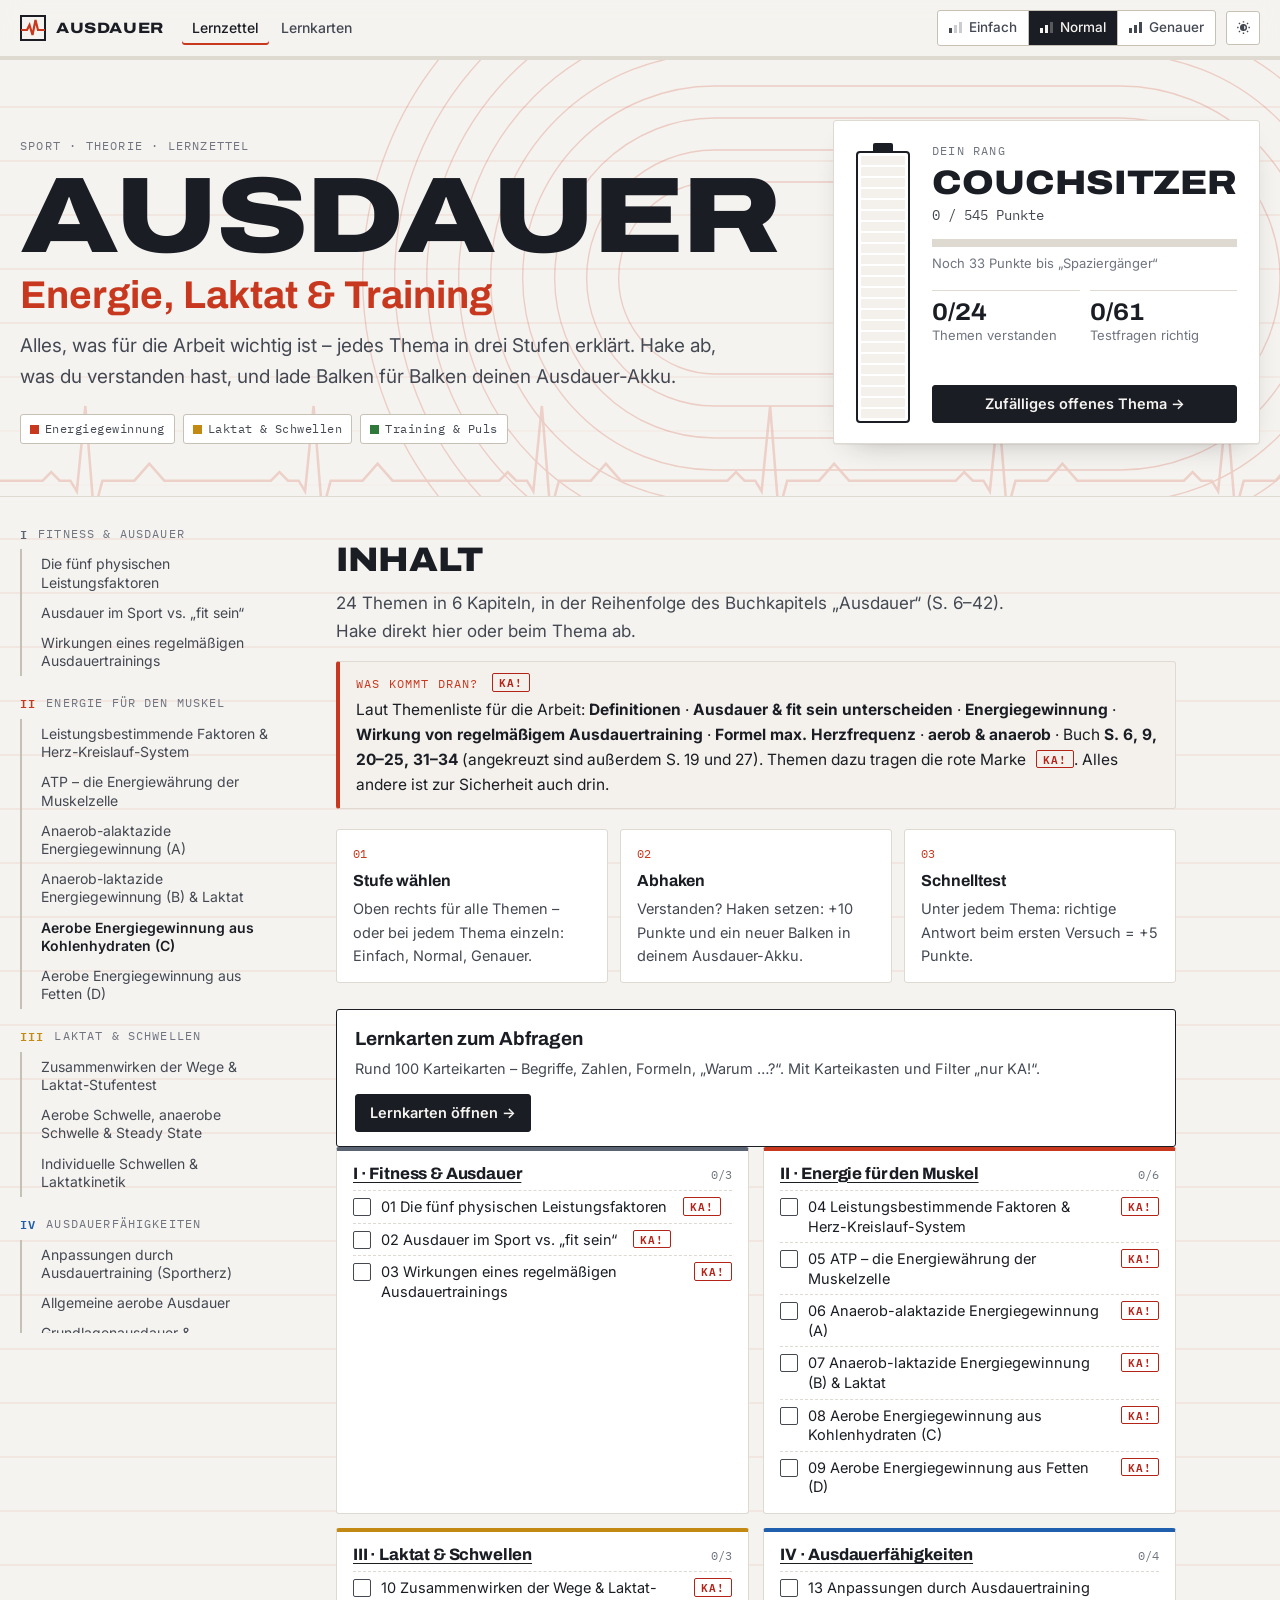
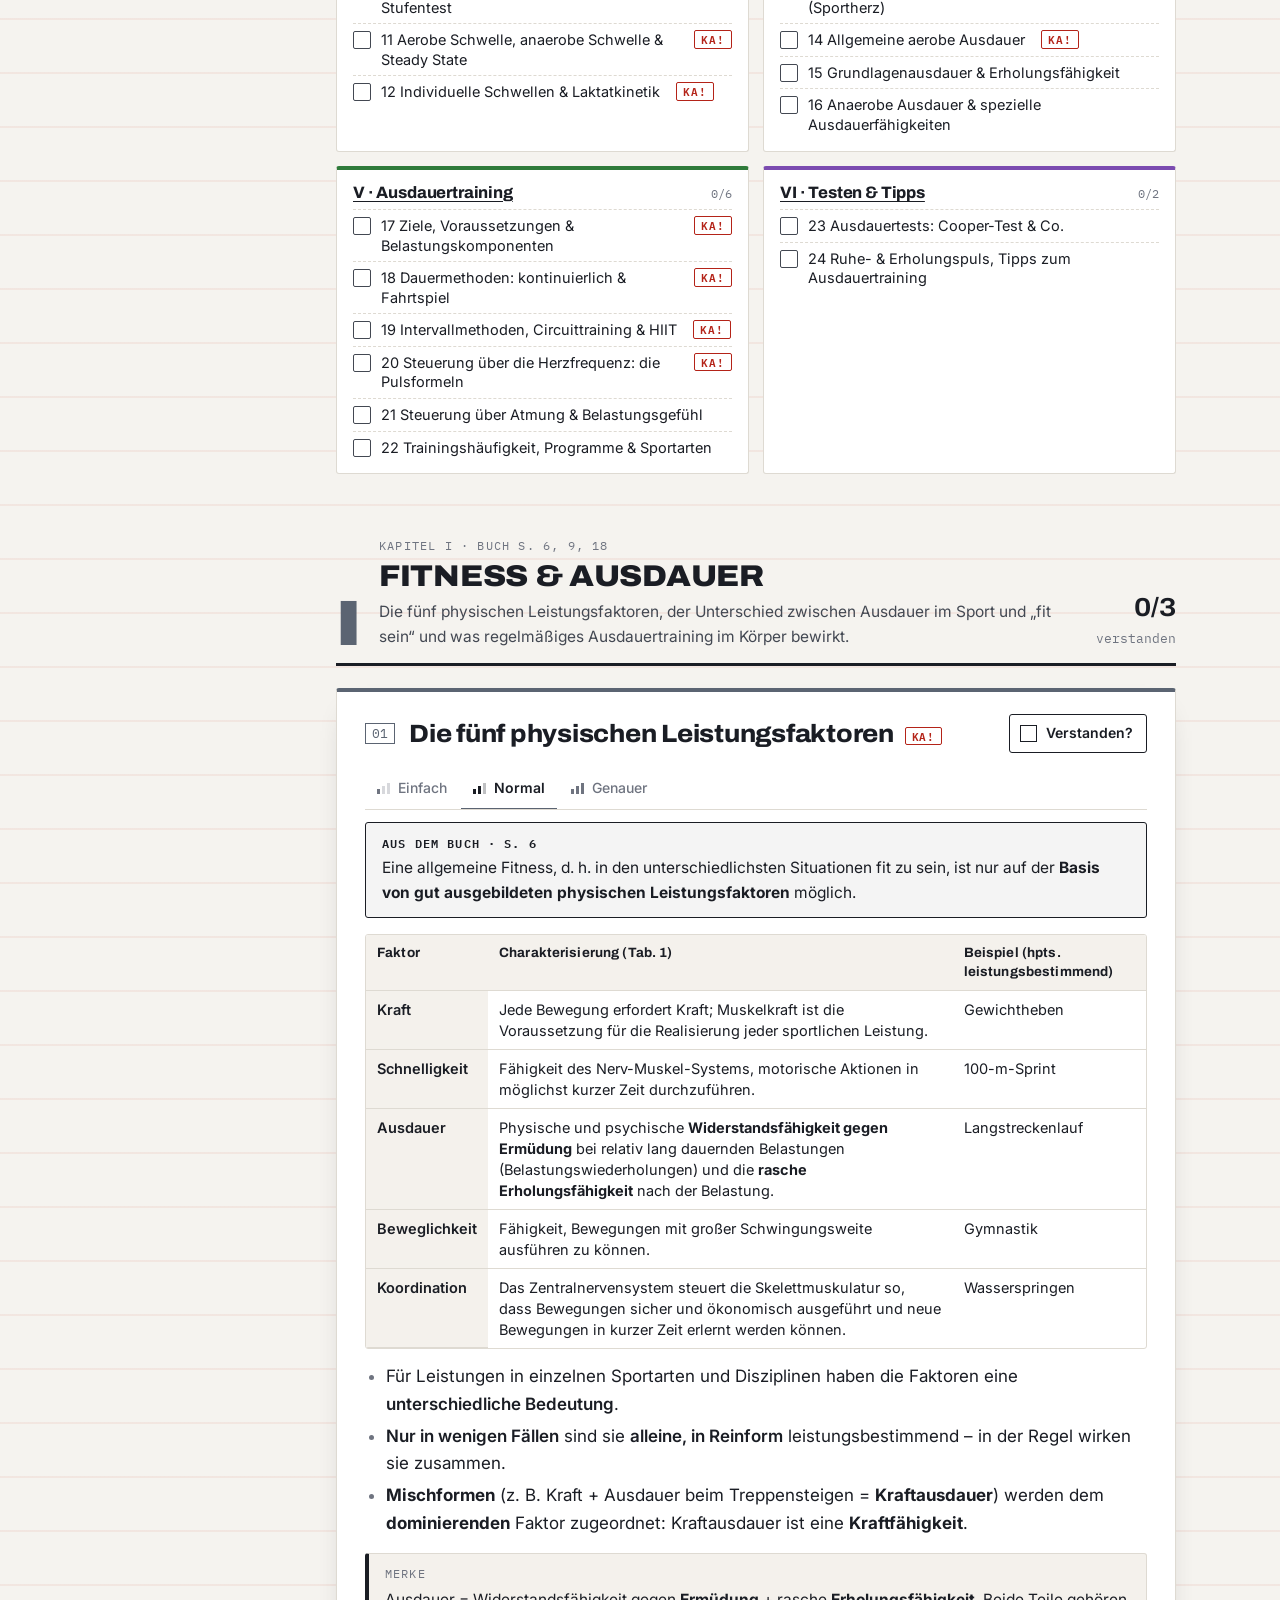
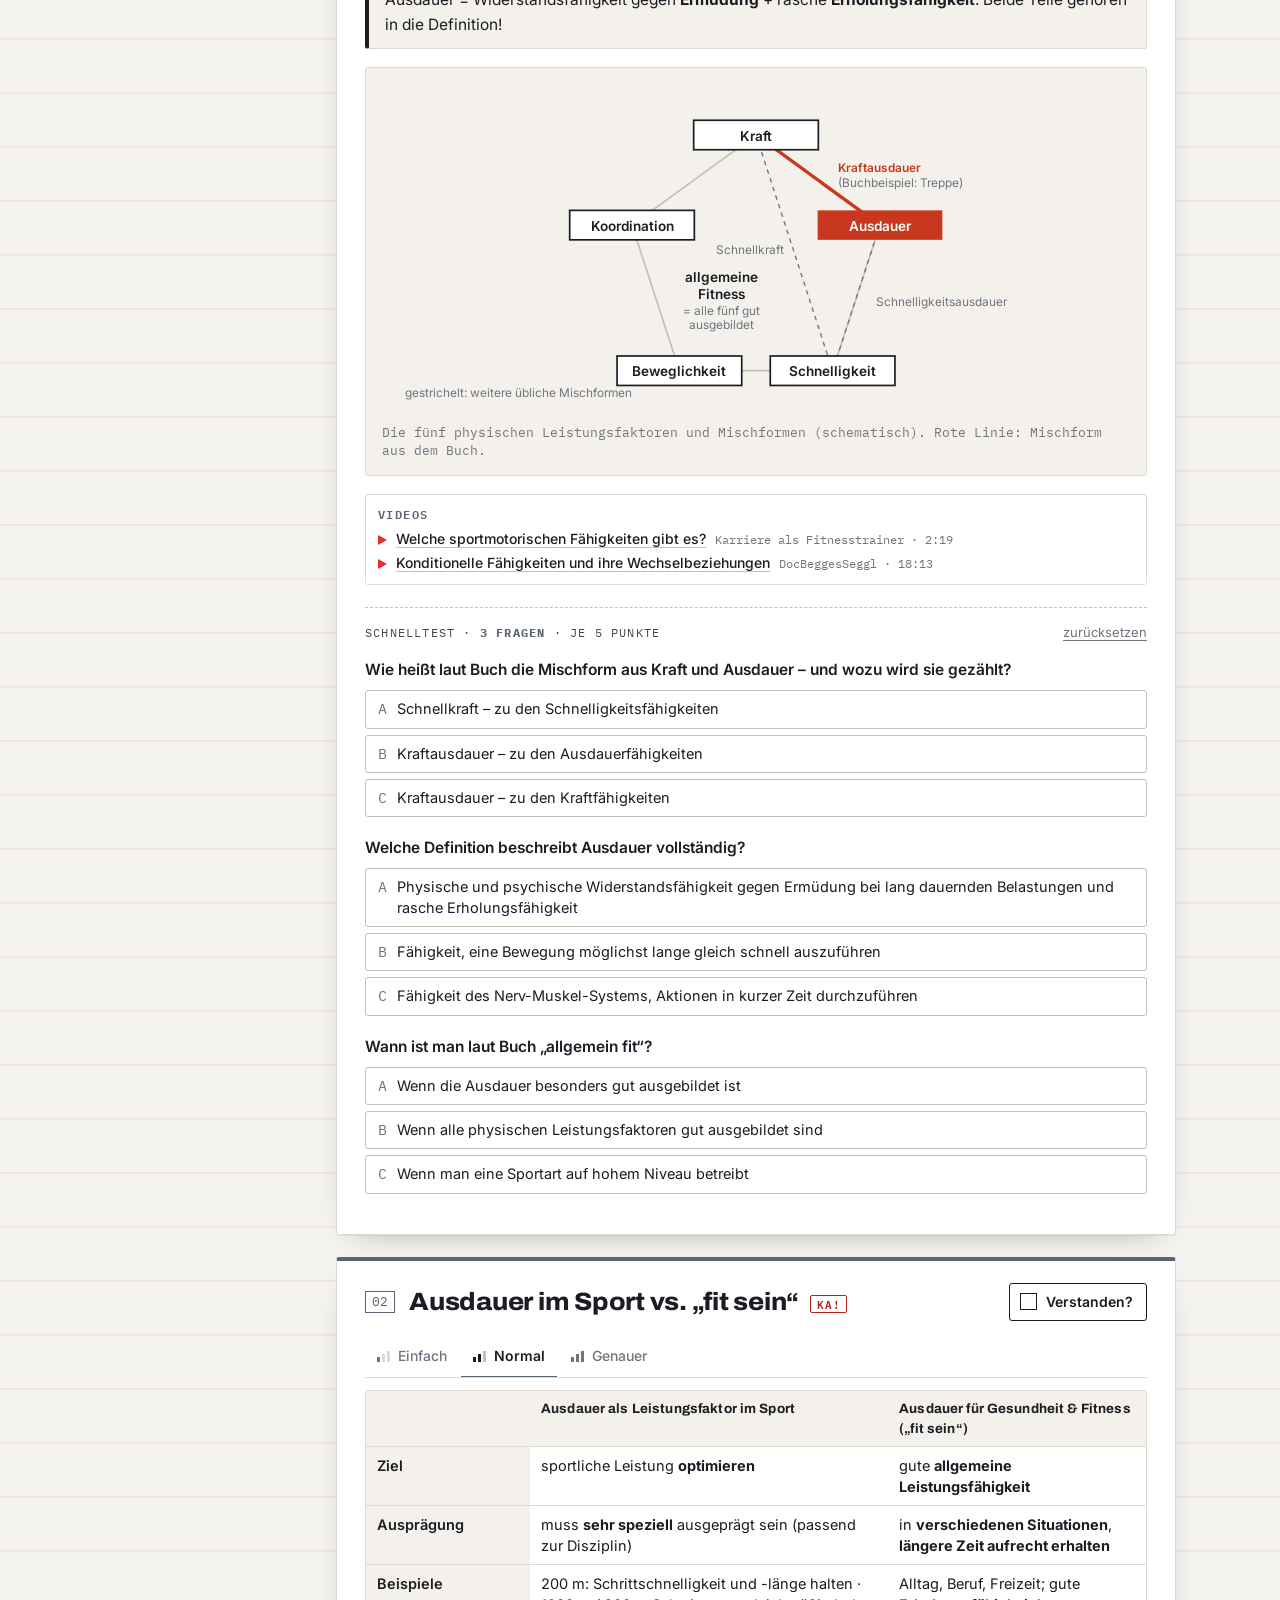
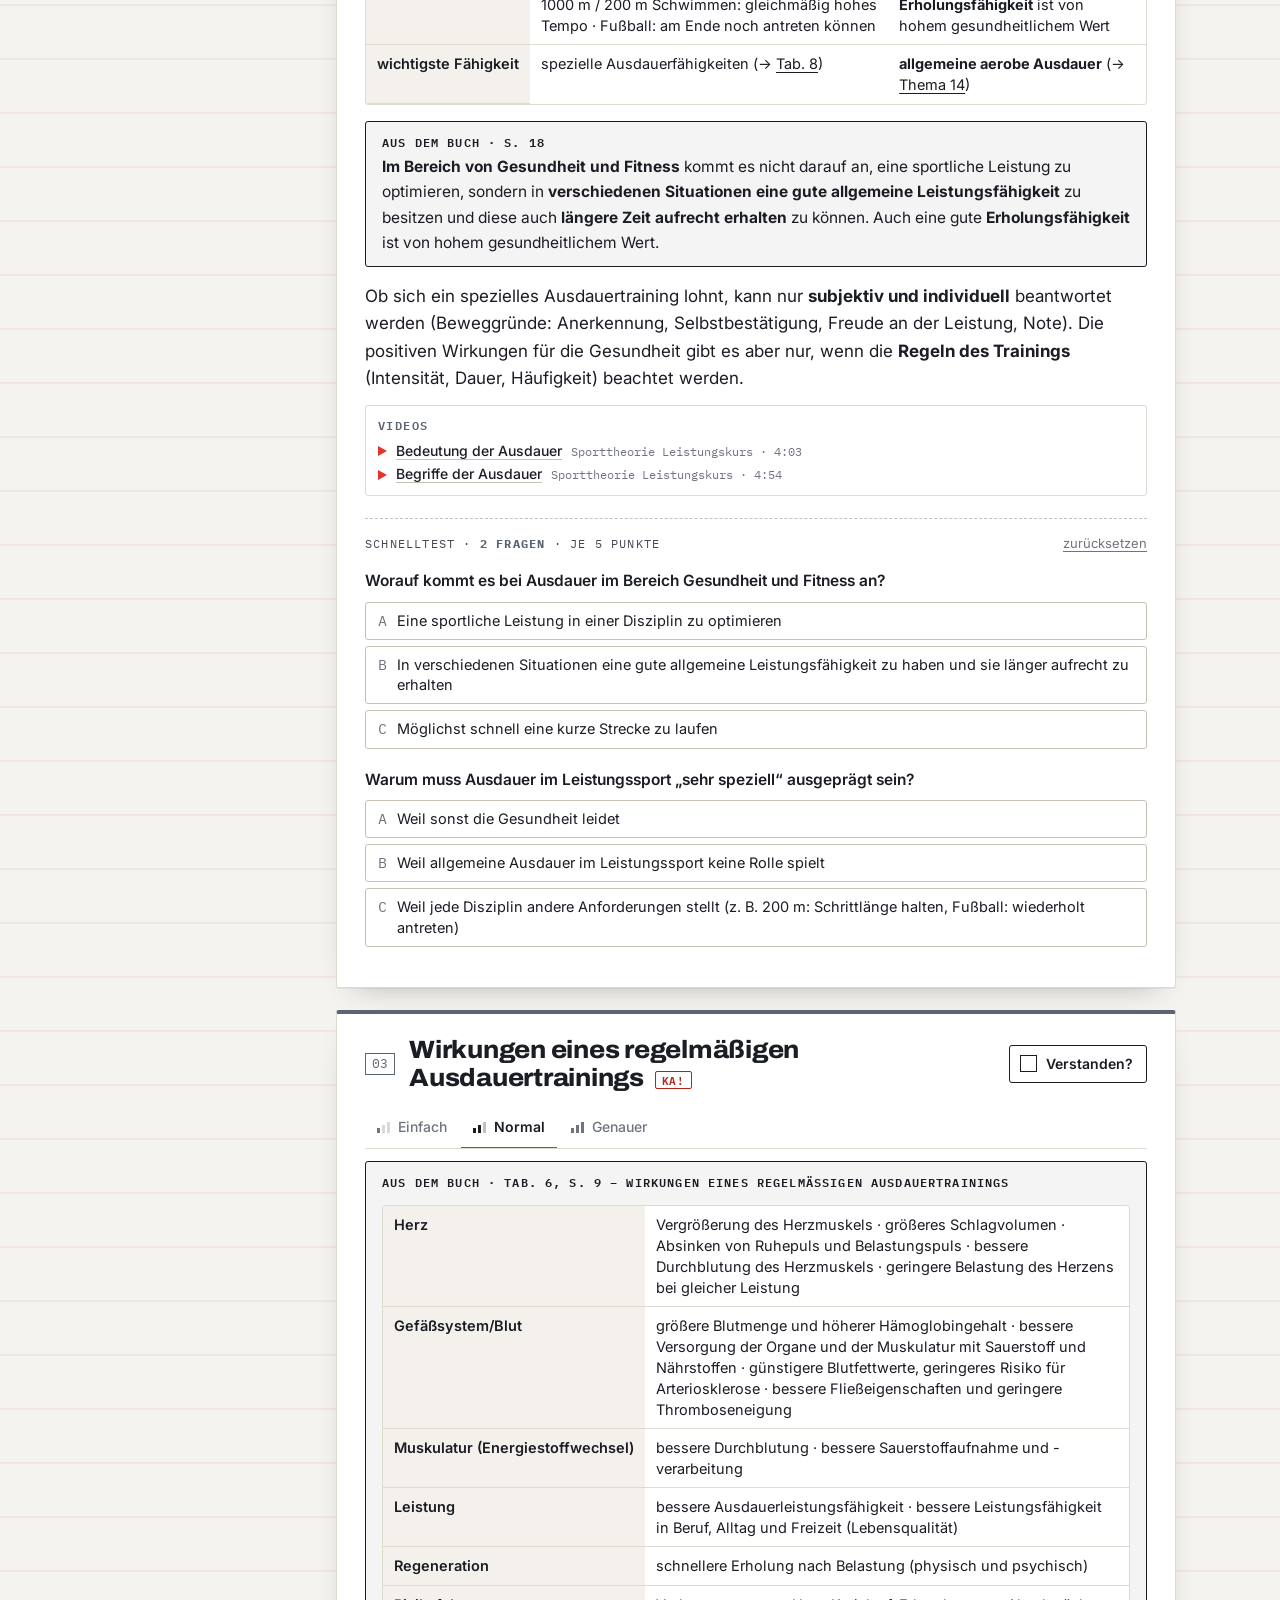
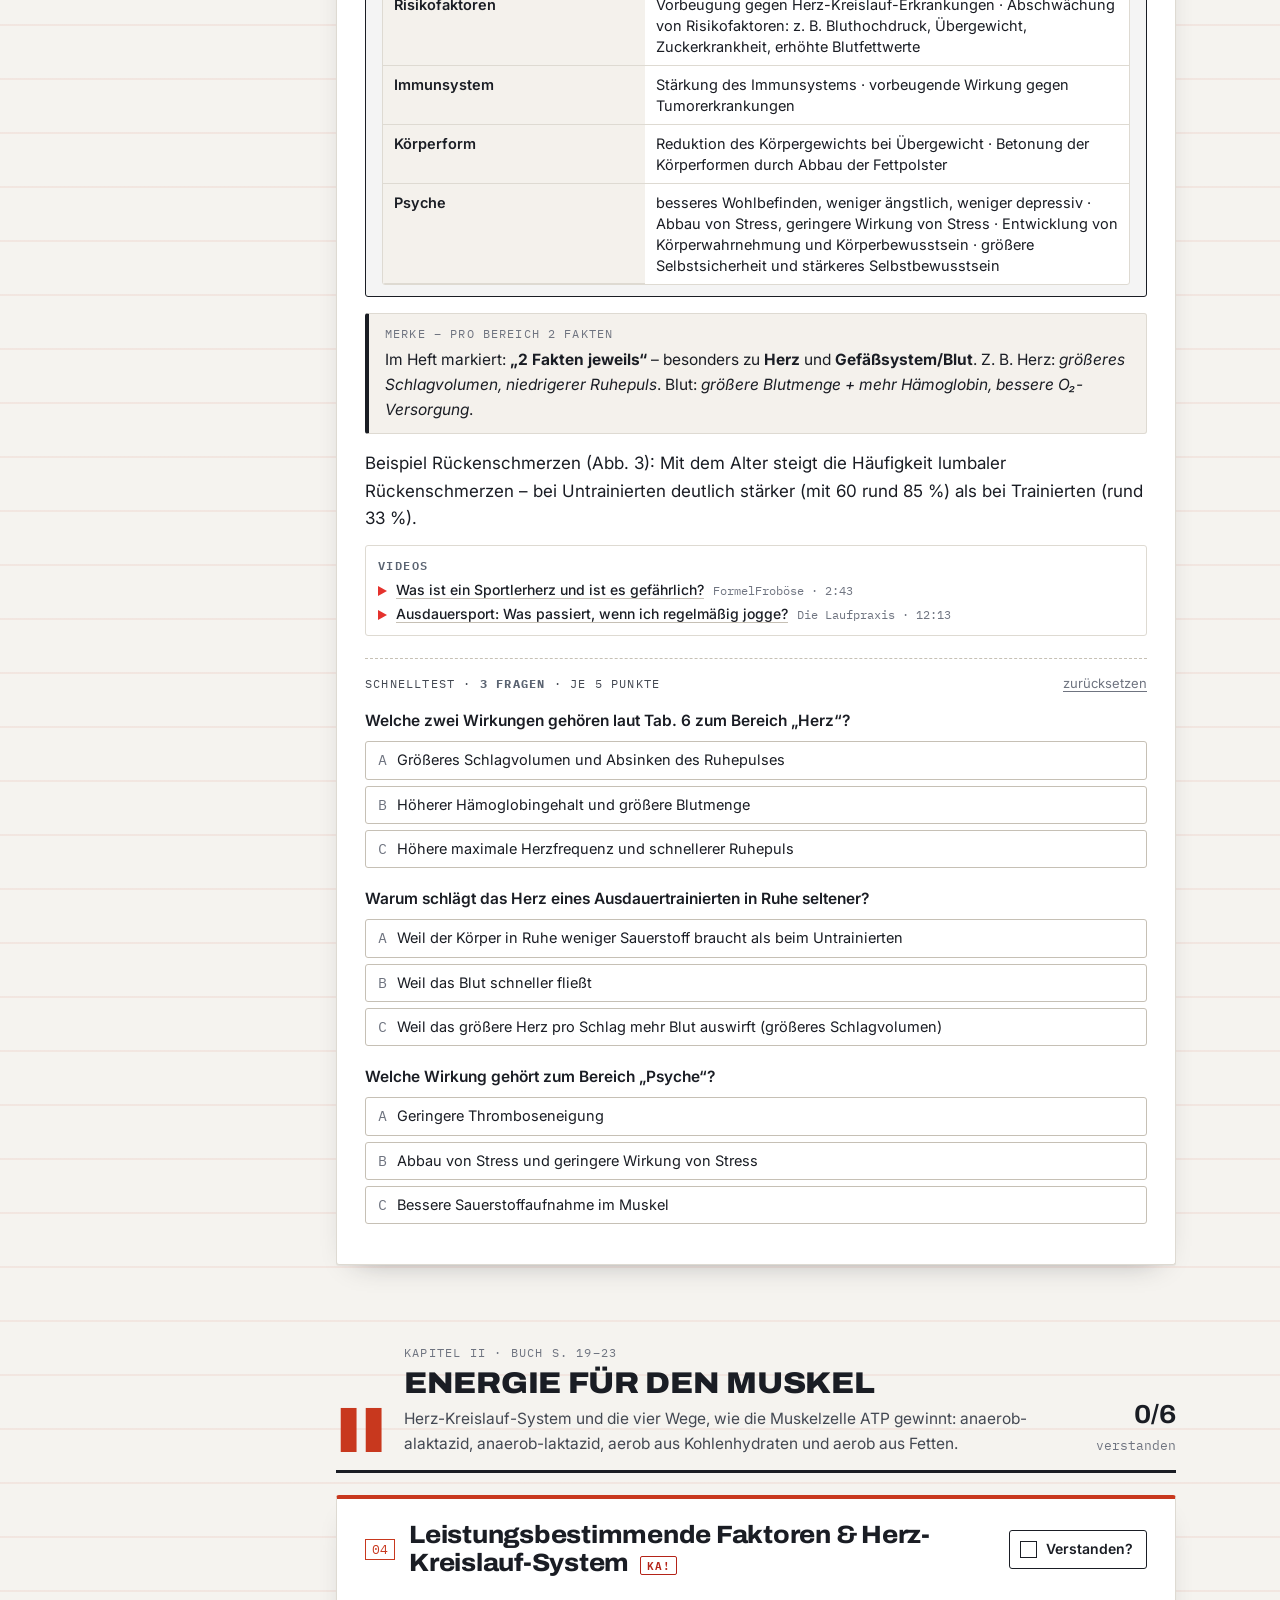
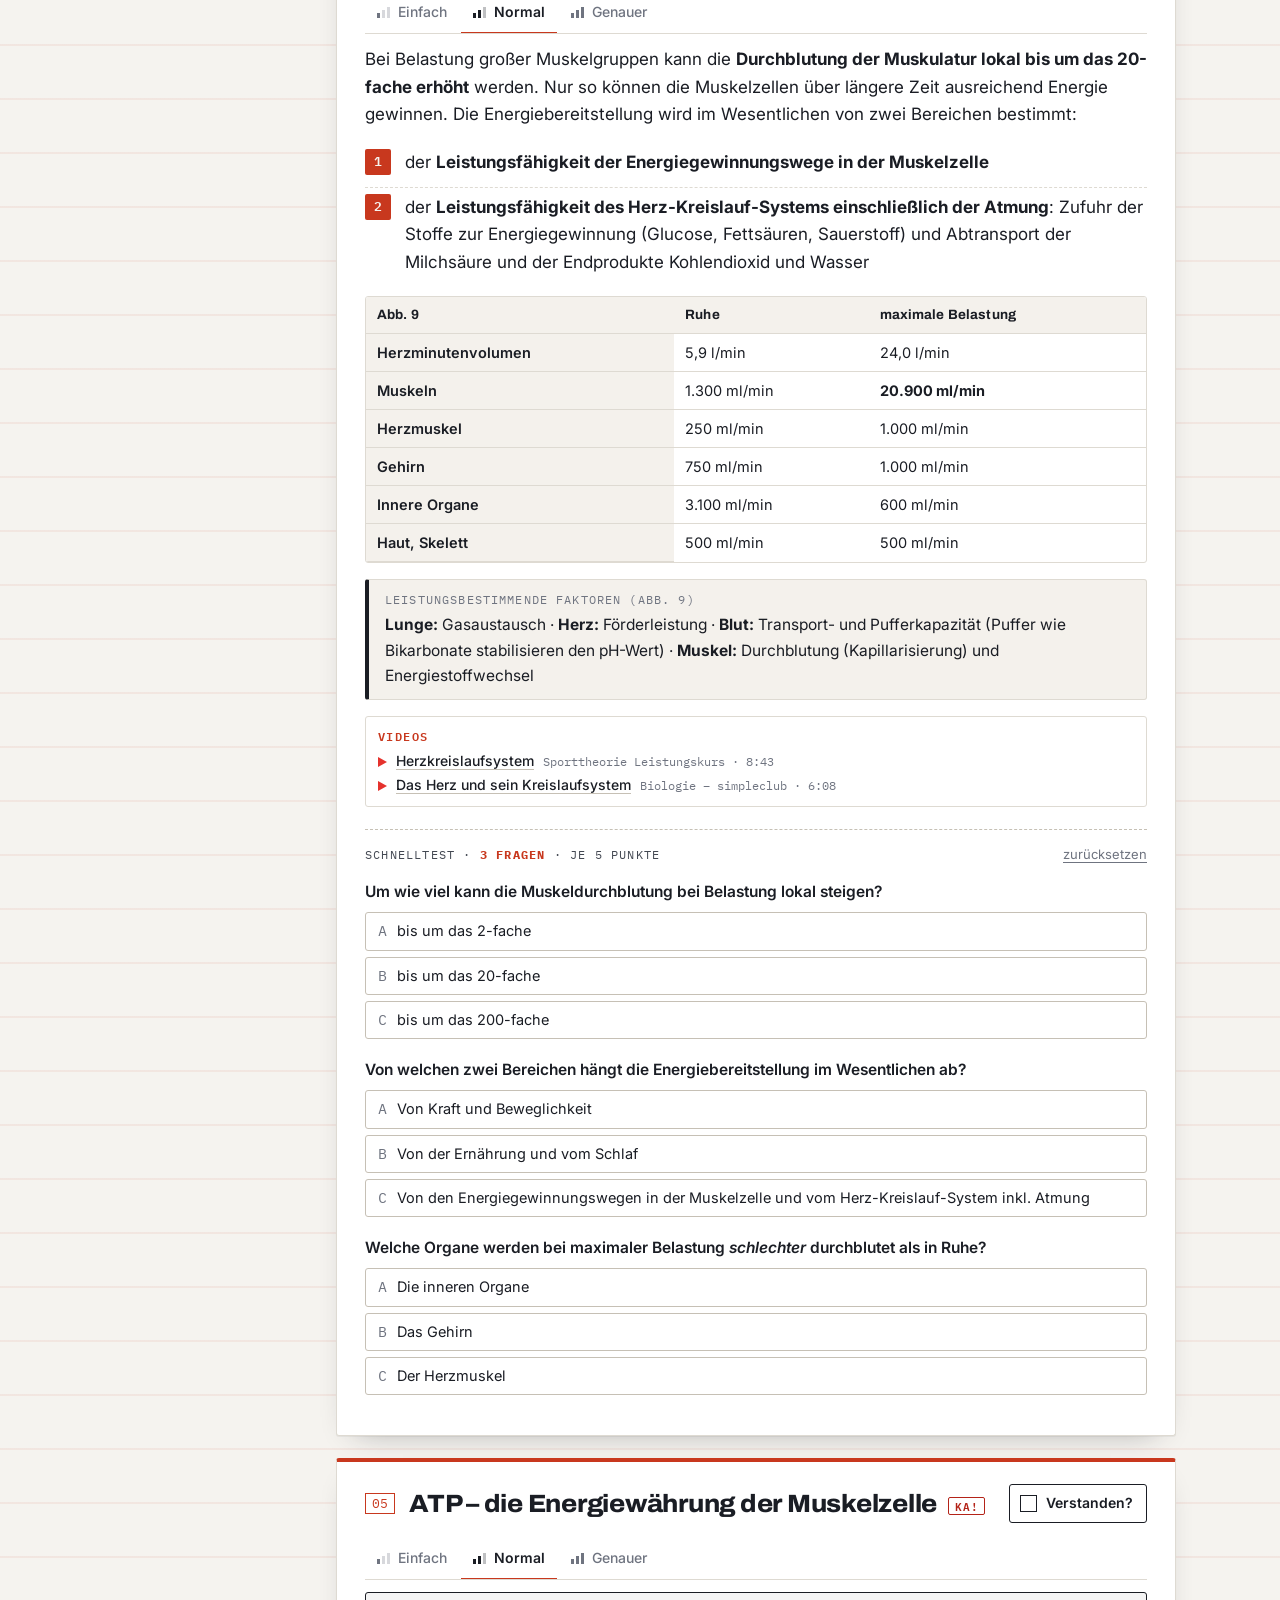
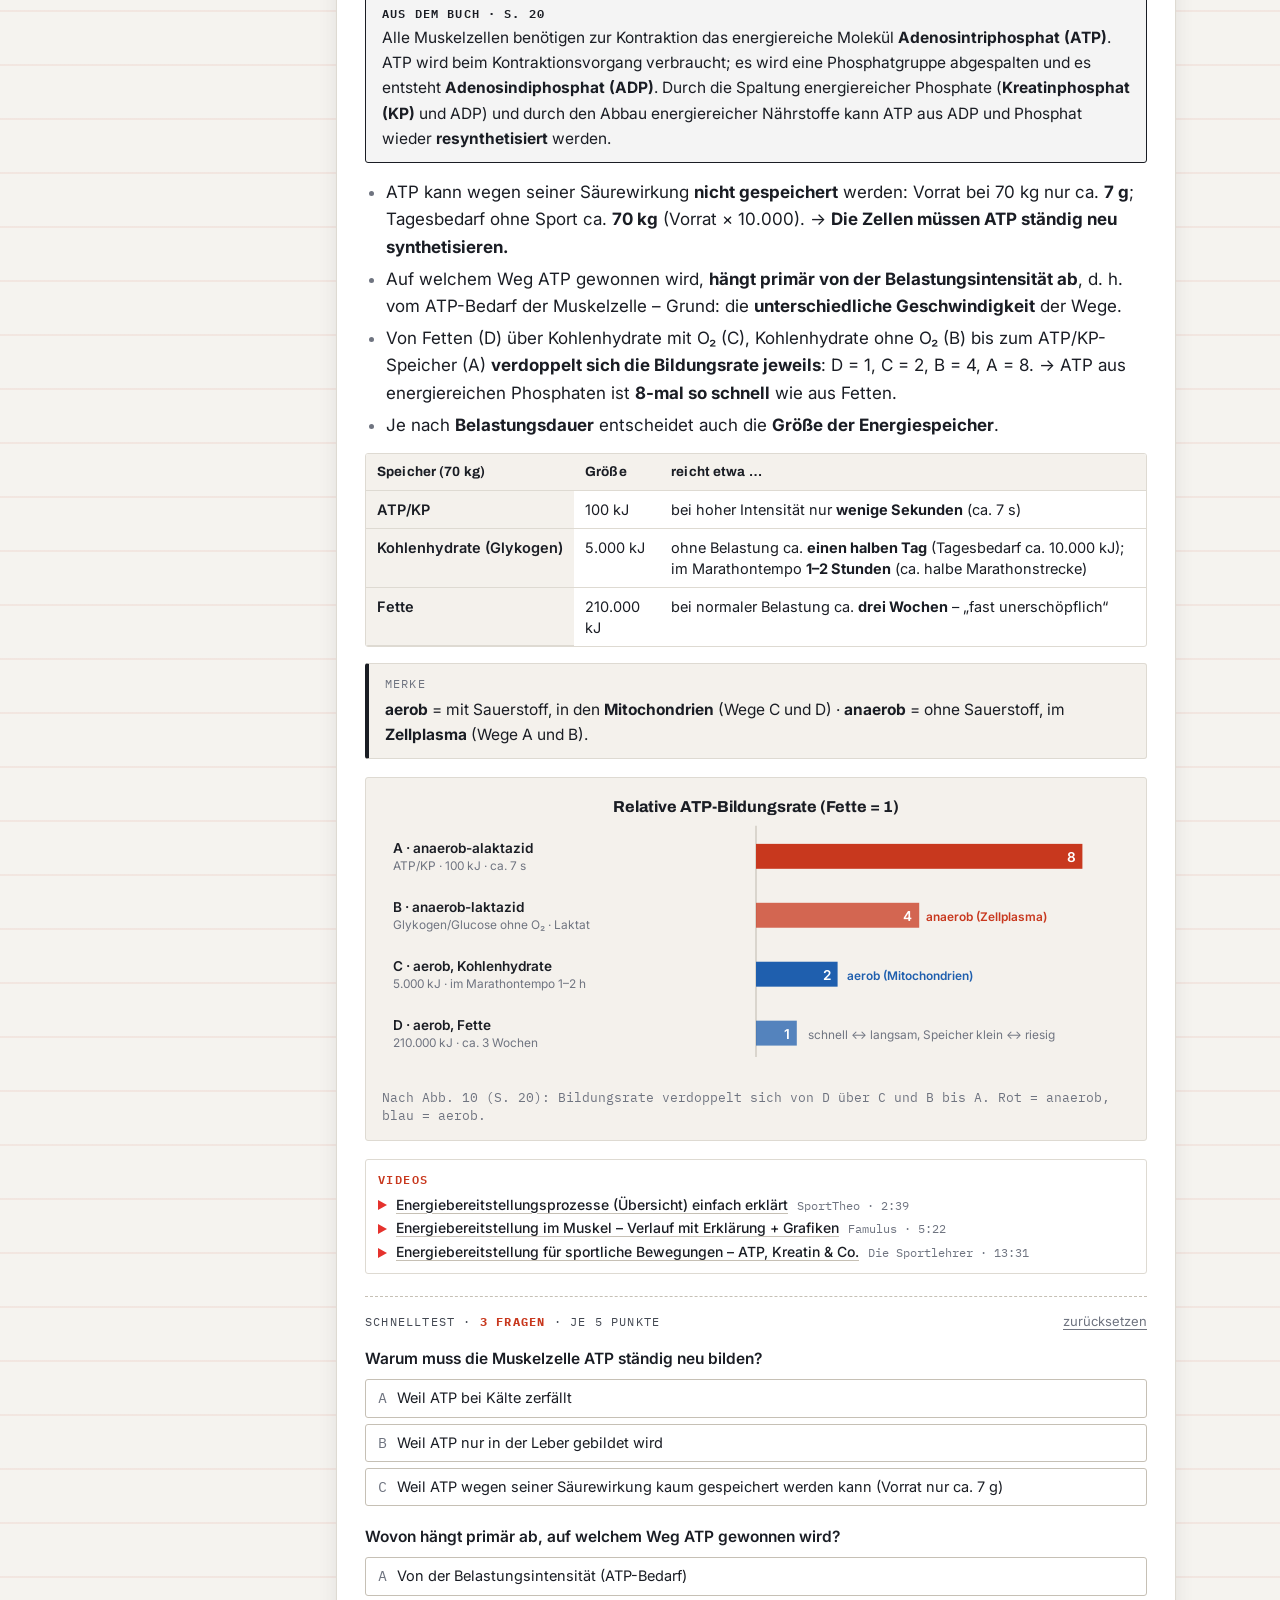
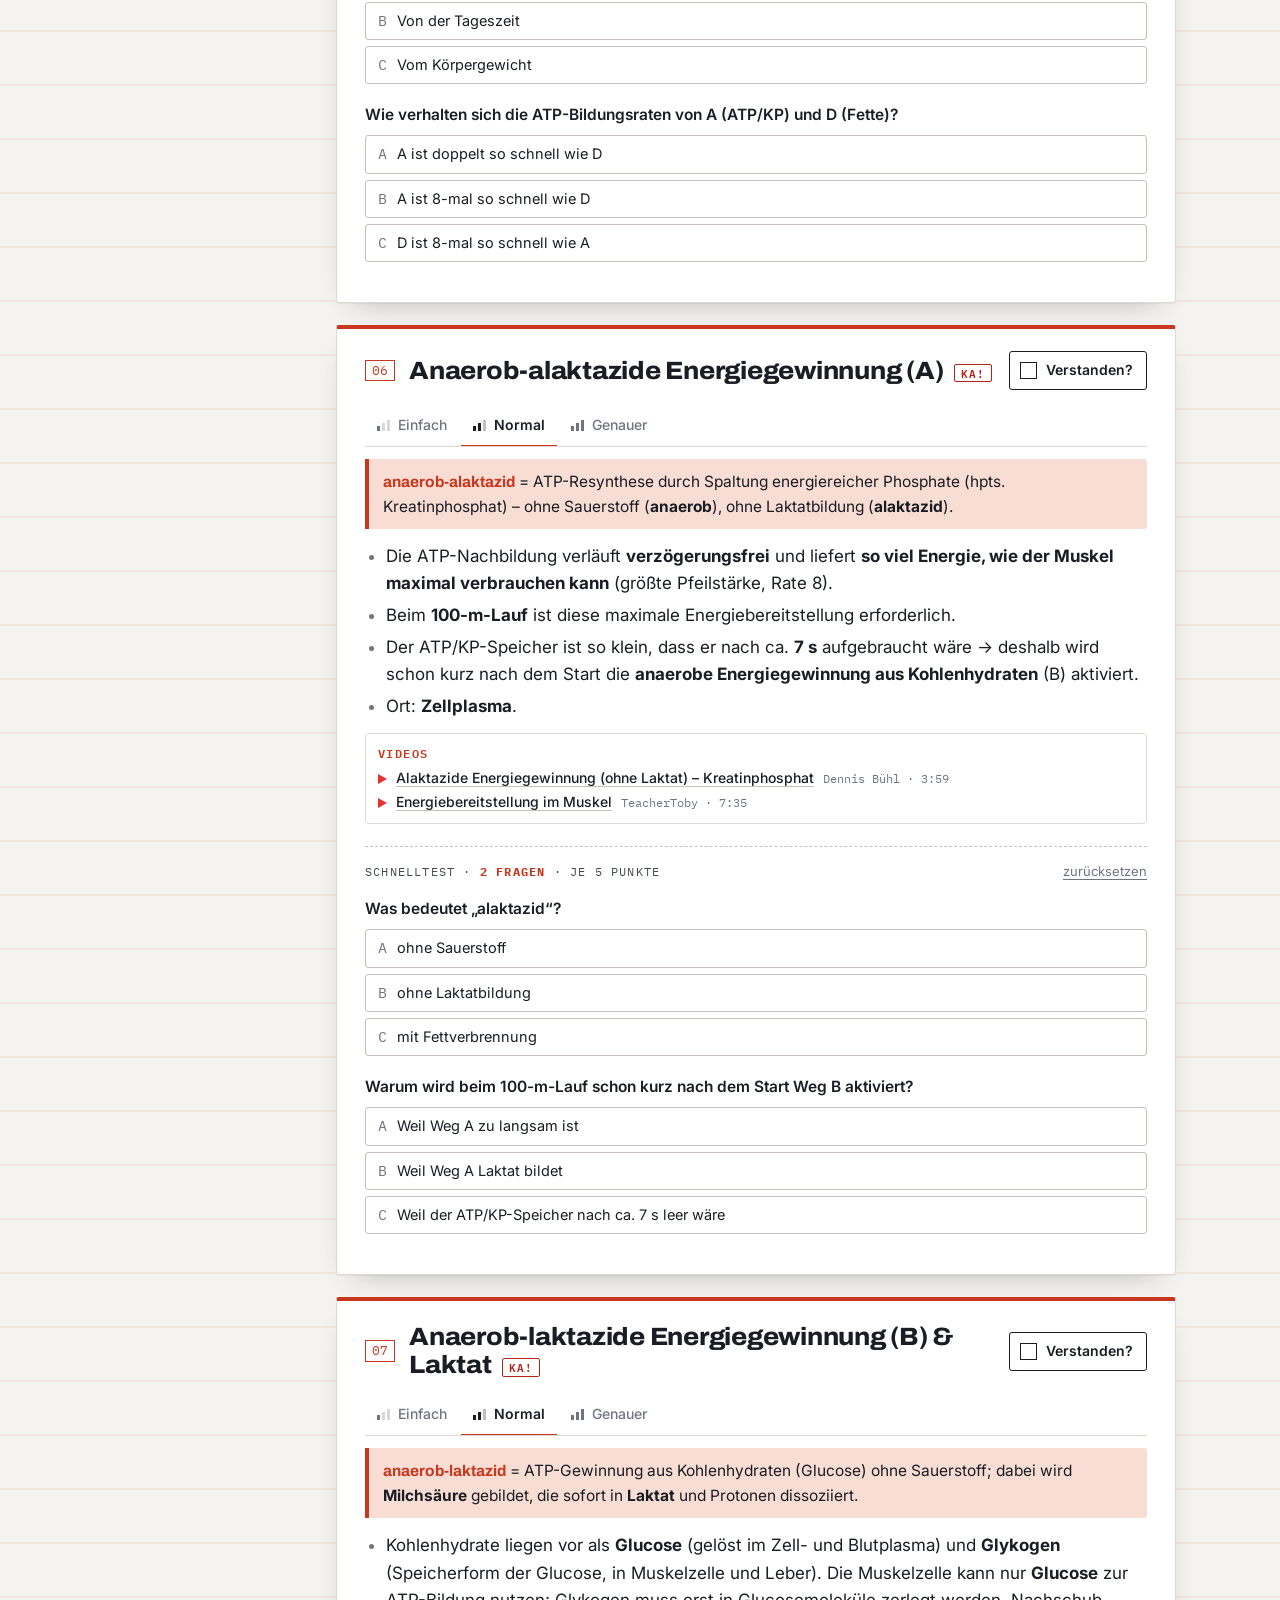
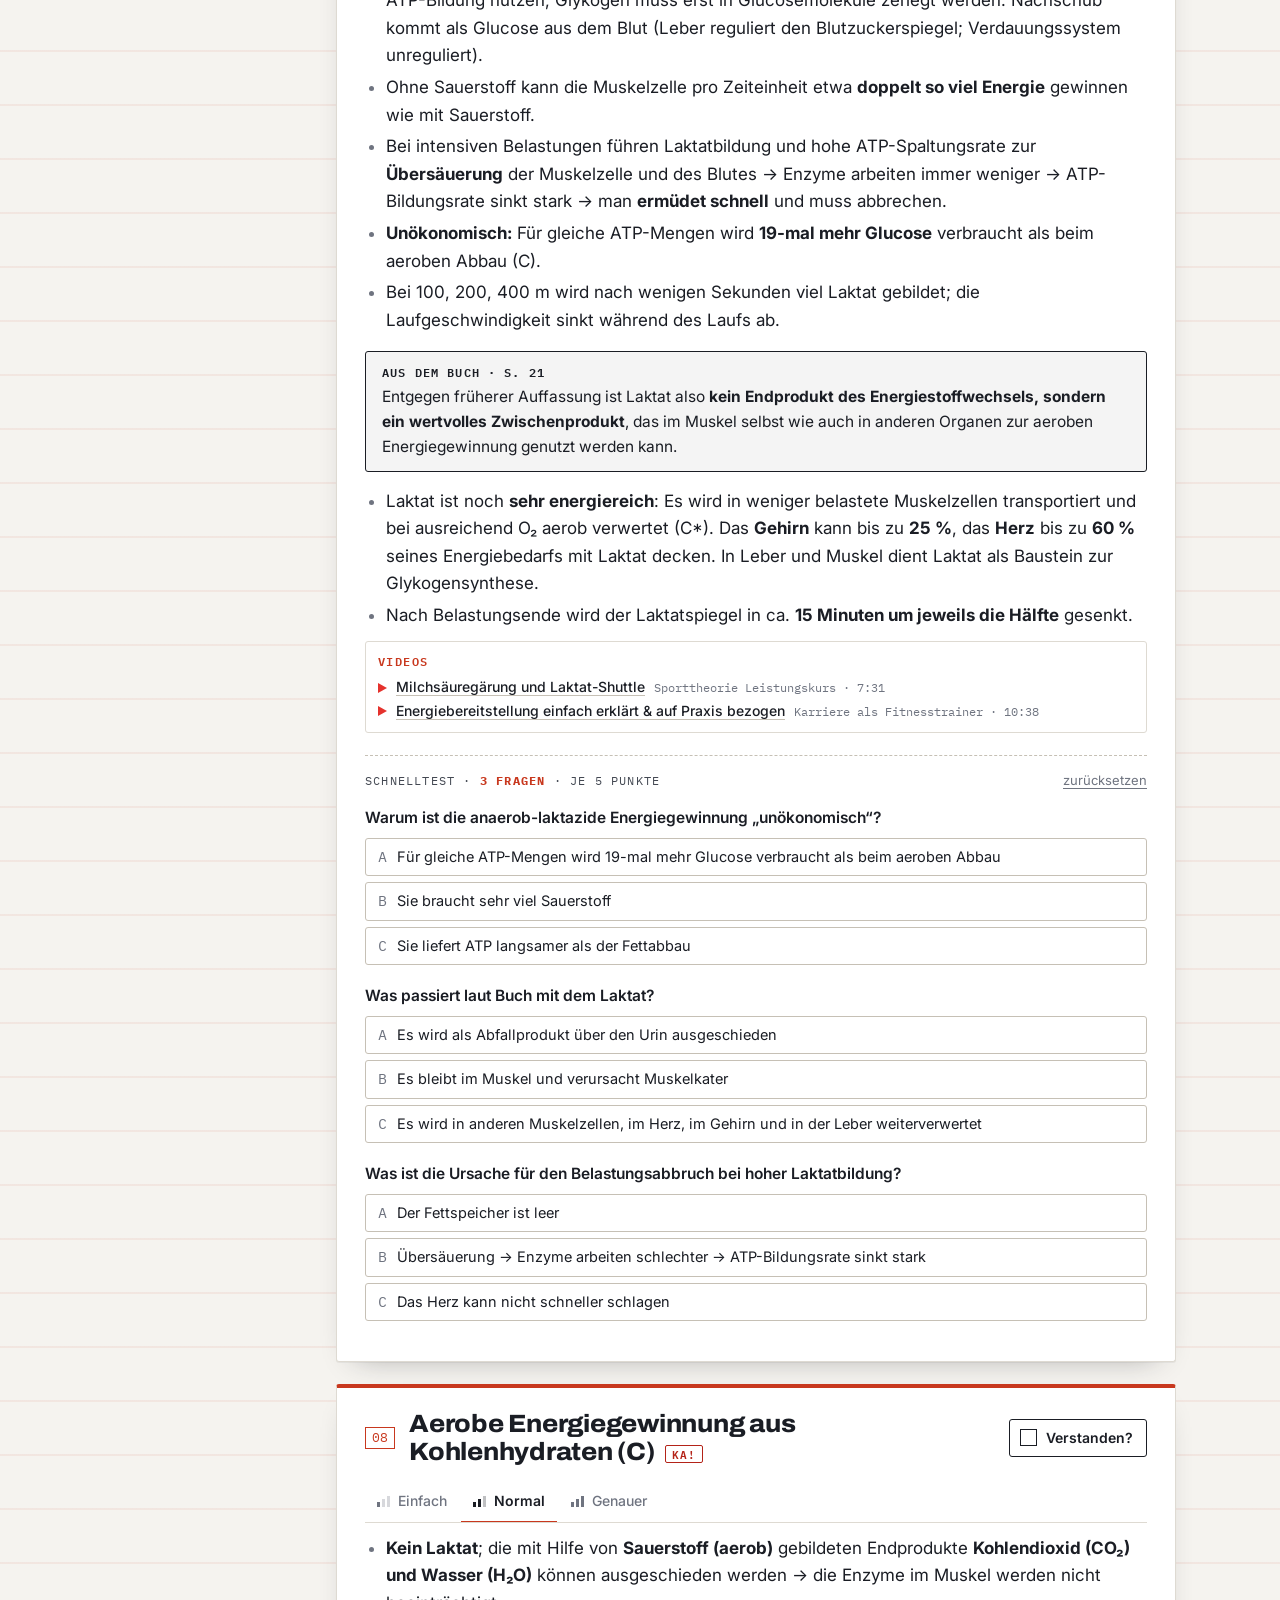
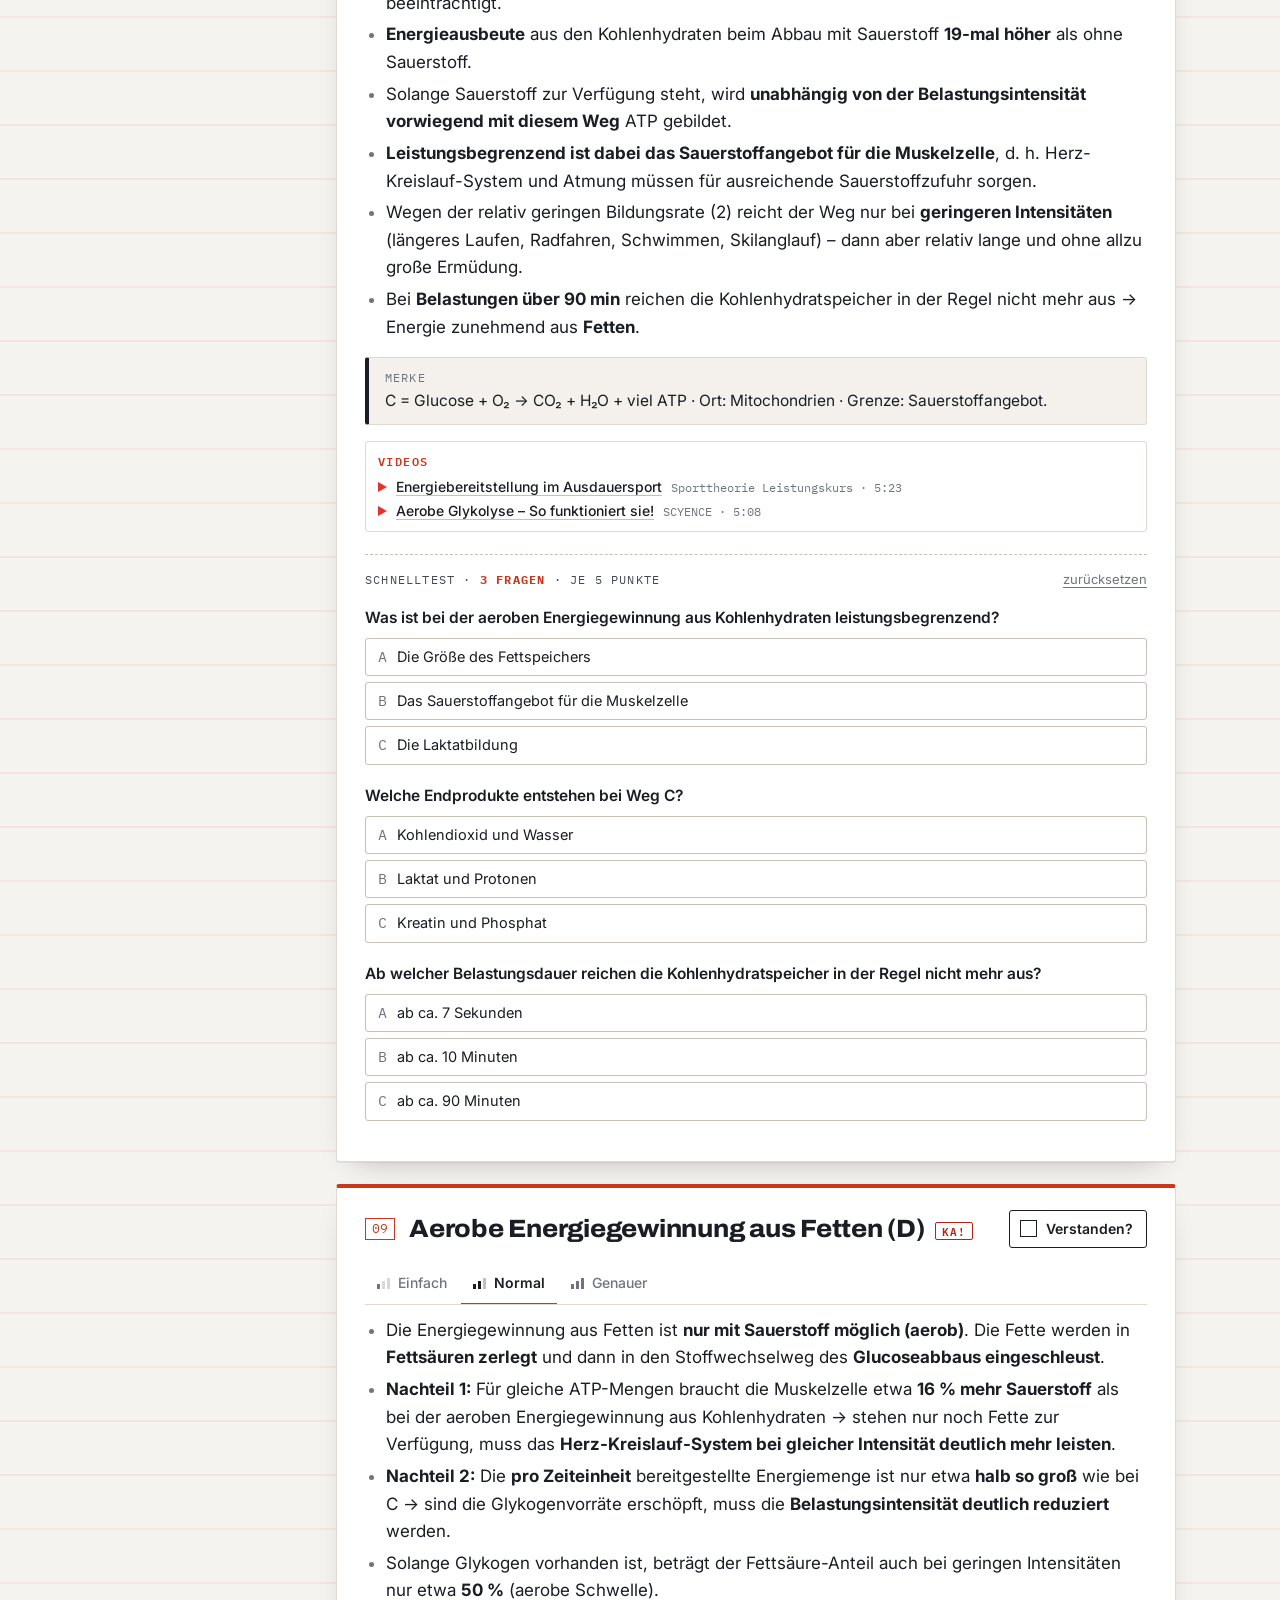
<file: index.html>
<!doctype html>
<html lang="de">
<head>
<meta charset="utf-8">
<meta name="viewport" content="width=device-width, initial-scale=1">
<title>Lernzettel Sport · Ausdauer</title>
<meta name="description" content="Interaktiver Lernzettel Sport-Theorie Ausdauer: Leistungsfaktoren, Energiegewinnung, Laktat und Schwellen, Ausdauerfähigkeiten, Trainingsmethoden, Trainingspuls, Cooper-Test – mit drei Erklärstufen, Abhak-Liste, Schnelltests und Lernkarten.">
<link rel="preconnect" href="https://fonts.googleapis.com">
<link rel="preconnect" href="https://fonts.gstatic.com" crossorigin>
<link rel="stylesheet" href="css/style.css">
<link rel="stylesheet" href="css/extras.css">
<link rel="stylesheet" href="css/lernkarten.css">
<!-- Fachdesign (Farben, Schriften, Motiv) – immer zuletzt laden -->
<link rel="stylesheet" href="css/theme.css">
<link rel="icon" href="data:image/svg+xml,%3Csvg xmlns='http://www.w3.org/2000/svg' viewBox='0 0 32 32'%3E%3Crect width='32' height='32' fill='%231a1d24'/%3E%3Cpath d='M2 18 H9 L12 12 L15 24 L18 6 L21 18 H30' fill='none' stroke='%23ff7452' stroke-width='2.6'/%3E%3C/svg%3E">
<script>
window.LERNZETTEL={store:'sport-ausdauer',ranks:[[0,'Couchsitzer'],[0.06,'Spaziergänger'],[0.16,'Walker'],[0.30,'Jogger'],[0.46,'5-km-Läufer'],[0.62,'Halbmarathoni'],[0.80,'Marathoni'],[1,'Ultraläufer']]};
try{var t=localStorage.getItem('sport-ausdauer-theme');if(t)document.documentElement.setAttribute('data-theme',t)}catch(e){}
</script>
</head>
<body>

<!-- Gemeinsame SVG-Definitionen (Pfeilspitzen, Muster) -->
<svg width="0" height="0" style="position:absolute" aria-hidden="true" focusable="false">
  <defs>
    <marker id="arr" viewBox="0 0 10 10" refX="8.5" refY="5" markerWidth="7" markerHeight="7" orient="auto-start-reverse"><path d="M0,0 L10,5 L0,10 z" class="f-ink"/></marker>
    <marker id="arr-acc" viewBox="0 0 10 10" refX="8.5" refY="5" markerWidth="6" markerHeight="6" orient="auto-start-reverse"><path d="M0,0 L10,5 L0,10 z" class="f-acc"/></marker>
  </defs>
</svg>

<header class="topbar">
  <div class="topbar-inner">
    <a class="brand" href="#top" aria-label="Lernzettel Ausdauer – nach oben">
      <svg viewBox="0 0 26 26" aria-hidden="true"><rect x="1" y="1" width="24" height="24" fill="none" stroke="currentColor" stroke-width="2"/><path d="M1 15 H7 L9.5 10 L12.5 20 L15.5 5 L18 15 H25" fill="none" stroke="var(--accent)" stroke-width="2.2"/></svg>
      <span class="brand-text">Ausdauer</span>
    </a>
    <nav class="nav" aria-label="Seiten">
      <a href="index.html" aria-current="page">Lernzettel</a>
      <a href="lernkarten.html">Lernkarten</a>
    </nav>
    <div class="topbar-tools">
      <div class="seg" id="levelSwitch" role="group" aria-label="Erklärstufe für alle Themen">
        <button type="button" data-l="1" aria-pressed="false"><span class="bars" data-n="1" aria-hidden="true"><i></i><i></i><i></i></span>Einfach</button>
        <button type="button" data-l="2" aria-pressed="true"><span class="bars" data-n="2" aria-hidden="true"><i></i><i></i><i></i></span>Normal</button>
        <button type="button" data-l="3" aria-pressed="false"><span class="bars" data-n="3" aria-hidden="true"><i></i><i></i><i></i></span>Genauer</button>
      </div>
      <button class="icon-btn" id="themeToggle" type="button" aria-label="Hell/Dunkel umschalten" title="Hell/Dunkel">
        <svg viewBox="0 0 24 24" fill="none" stroke="currentColor" stroke-width="2"><path d="M12 3v2M12 19v2M3 12h2M19 12h2M5.6 5.6l1.4 1.4M17 17l1.4 1.4M5.6 18.4L7 17M17 7l1.4-1.4"/><path d="M12 8a4 4 0 0 0 0 8z" fill="currentColor"/><path d="M12 8a4 4 0 0 1 0 8"/></svg>
      </button>
    </div>
  </div>
  <div class="topbar-progress" aria-hidden="true"><span id="topProgress"></span></div>
</header>

<section class="hero" id="top">
  <!-- Dekoration: Laufbahn (Bahnlinien eines Stadions) + Pulskurve -->
  <svg class="hero-topo" viewBox="0 0 1200 500" preserveAspectRatio="xMidYMid slice" aria-hidden="true">
    <g fill="none" stroke="currentColor" stroke-width="1.3">
      <path d="M670,160 L1050,160 A90,90 0 0 1 1050,340 L670,340 A90,90 0 0 1 670,160Z"/>
      <path d="M670,130 L1050,130 A120,120 0 0 1 1050,370 L670,370 A120,120 0 0 1 670,130Z"/>
      <path d="M670,100 L1050,100 A150,150 0 0 1 1050,400 L670,400 A150,150 0 0 1 670,100Z"/>
      <path d="M670,70 L1050,70 A180,180 0 0 1 1050,430 L670,430 A180,180 0 0 1 670,70Z"/>
      <path d="M670,40 L1050,40 A210,210 0 0 1 1050,460 L670,460 A210,210 0 0 1 670,40Z"/>
      <path d="M670,10 L1050,10 A240,240 0 0 1 1050,490 L670,490 A240,240 0 0 1 670,10Z"/>
      <path d="M670,-20 L1050,-20 A270,270 0 0 1 1050,520 L670,520 A270,270 0 0 1 670,-20Z"/>
      <path d="M670,-50 L1050,-50 A300,300 0 0 1 1050,550 L670,550 A300,300 0 0 1 670,-50Z"/>
      <path d="M670,-80 L1050,-80 A330,330 0 0 1 1050,580 L670,580 A330,330 0 0 1 670,-80Z"/>
      <path class="pulse" d="M0,440 L40,440 L48,432 L56,440 L66,440 L72,450 L80,370 L88,470 L96,440 L126,440 L140,424 L154,440 L214,440 L254,440 L262,432 L270,440 L280,440 L286,450 L294,370 L302,470 L310,440 L340,440 L354,424 L368,440 L428,440 L468,440 L476,432 L484,440 L494,440 L500,450 L508,370 L516,470 L524,440 L554,440 L568,424 L582,440 L642,440 L682,440 L690,432 L698,440 L708,440 L714,450 L722,370 L730,470 L738,440 L768,440 L782,424 L796,440 L856,440 L896,440 L904,432 L912,440 L922,440 L928,450 L936,370 L944,470 L952,440 L982,440 L996,424 L1010,440 L1070,440 L1110,440 L1118,432 L1126,440 L1136,440 L1142,450 L1150,370 L1158,470 L1166,440 L1196,440 L1210,424 L1224,440 L1284,440"/>
    </g>
  </svg>
  <div class="hero-inner">
    <div>
      <div class="overline">Sport · Theorie · Lernzettel</div>
      <h1>Aus&shy;dauer<span>Energie, Laktat &amp; Training</span></h1>
      <p class="lead">Alles, was für die Arbeit wichtig ist – jedes Thema in drei Stufen erklärt. Hake ab, was du verstanden hast, und lade Balken für Balken deinen Ausdauer-Akku.</p>
      <div class="hero-meta">
        <span class="chip" style="--cc:var(--c2)"><i></i>Energiegewinnung</span>
        <span class="chip" style="--cc:var(--c3)"><i></i>Laktat &amp; Schwellen</span>
        <span class="chip" style="--cc:var(--c5)"><i></i>Training &amp; Puls</span>
      </div>
    </div>
    <aside class="rank-card" aria-label="Dein Fortschritt">
      <div class="core" id="core" aria-label="Ausdauer-Akku: jedes verstandene Thema lädt einen Balken"></div>
      <div class="rank-info">
        <div class="overline">Dein Rang</div>
        <div class="rank-name" id="rankName">Couchsitzer</div>
        <div class="rank-points"><span id="points">0</span> / <span id="pointsMax">0</span> Punkte</div>
        <div class="rank-bar" aria-hidden="true"><span id="rankBar"></span></div>
        <div class="rank-next" id="rankNext">&nbsp;</div>
        <div class="stats">
          <div><b><span id="doneCount">0</span>/<span id="totalCount">0</span></b>Themen verstanden</div>
          <div><b><span id="quizCount">0</span>/<span id="quizTotal">0</span></b>Testfragen richtig</div>
        </div>
        <button class="btn" type="button" id="randomTopic">Zufälliges offenes Thema →</button>
      </div>
    </aside>
  </div>
</section>

<div class="layout">
  <aside class="sidebar" aria-label="Inhalt">
    <nav class="toc-side" id="tocSide"></nav>
    <div class="side-box">
      <div class="overline">Abfragen</div>
      <a href="lernkarten.html">Lernkarten · alle Themen →</a>
      <a href="lernkarten.html#ka">Lernkarten · nur KA!-Stoff →</a>
    </div>
  </aside>

  <main id="main">
    <section class="block" id="inhalt">
      <h2>Inhalt</h2>
      <p class="block-lead">24 Themen in 6 Kapiteln, in der Reihenfolge des Buchkapitels „Ausdauer“ (S. 6–42). Hake direkt hier oder beim Thema ab.</p>
      <div class="box tipp"><span class="box-label">Was kommt dran? <span class="ka">KA!</span></span>Laut Themenliste für die Arbeit: <b>Definitionen</b> · <b>Ausdauer &amp; fit sein unterscheiden</b> · <b>Energiegewinnung</b> · <b>Wirkung von regelmäßigem Ausdauertraining</b> · <b>Formel max. Herzfrequenz</b> · <b>aerob &amp; anaerob</b> · Buch <b>S. 6, 9, 20–25, 31–34</b> (angekreuzt sind außerdem S. 19 und 27). Themen dazu tragen die rote Marke <span class="ka">KA!</span>. Alles andere ist zur Sicherheit auch drin.</div>
      <div class="howto">
        <div><span class="n">01</span><b>Stufe wählen</b>Oben rechts für alle Themen – oder bei jedem Thema einzeln: Einfach, Normal, Genauer.</div>
        <div><span class="n">02</span><b>Abhaken</b>Verstanden? Haken setzen: +10 Punkte und ein neuer Balken in deinem Ausdauer-Akku.</div>
        <div><span class="n">03</span><b>Schnelltest</b>Unter jedem Thema: richtige Antwort beim ersten Versuch = +5 Punkte.</div>
      </div>
      <div class="lk-teaser">
        <div><b>Lernkarten zum Abfragen</b><span id="lkTeaserText">Rund 100 Karteikarten – Begriffe, Zahlen, Formeln, „Warum …?“. Mit Karteikasten und Filter „nur KA!“.</span></div>
        <a class="btn" href="lernkarten.html">Lernkarten öffnen →</a>
      </div>
      <!-- wird von js/app.js aus den Kapiteln erzeugt -->
      <div class="toc-grid" id="tocGrid"></div>
    </section>

    <!-- ================= KAPITEL I ================= -->
    <section class="chapter" id="kap-1" style="--cc:var(--c1)" data-short="Fitness &amp; Ausdauer" data-msg="Grundlagen sitzen – jetzt geht es an die Energie.">
      <header class="chapter-head">
        <div class="chapter-no">I</div>
        <div><div class="overline">Kapitel I · Buch S. 6, 9, 18</div><h2>Fitness &amp; Ausdauer</h2><p class="chapter-desc">Die fünf physischen Leistungsfaktoren, der Unterschied zwischen Ausdauer im Sport und „fit sein“ und was regelmäßiges Ausdauertraining im Körper bewirkt.</p></div>
        <div class="chapter-count"></div>
      </header>

      <article class="topic" id="leistungsfaktoren" data-show="2">
        <header class="topic-head"><h3>Die fünf physischen Leistungsfaktoren <span class="ka">KA!</span></h3></header>
        <div class="level" data-level="1">
          <p>Jede sportliche Leistung braucht fünf „Zutaten“: <strong>Kraft, Schnelligkeit, Ausdauer, Beweglichkeit und Koordination</strong>. Das sind die <strong>physischen Leistungsfaktoren</strong>.</p>
          <p class="analogy">Wie bei einem Rezept: Ein Kuchen braucht Mehl, Zucker, Eier … – je nach Kuchen in anderer Menge. Ein Gewichtheber braucht vor allem Kraft, ein Marathonläufer vor allem Ausdauer.</p>
          <p>Meist wirken mehrere Faktoren <strong>zusammen</strong> – Treppensteigen auf einen Turm braucht Kraft <em>und</em> Ausdauer = <strong>Kraftausdauer</strong>. Nur selten zählt ein Faktor allein.</p>
          <p>Und: <strong>Allgemein fit</strong> bist du nur, wenn alle fünf gut ausgebildet sind.</p>
        </div>
        <div class="level" data-level="2">
          <div class="box heft"><span class="box-label">Aus dem Buch · S. 6</span>Eine allgemeine Fitness, d. h. in den unterschiedlichsten Situationen fit zu sein, ist nur auf der <b>Basis von gut ausgebildeten physischen Leistungsfaktoren</b> möglich.</div>
          <div class="tbl"><table>
            <thead><tr><th>Faktor</th><th>Charakterisierung (Tab. 1)</th><th>Beispiel (hpts. leistungsbestimmend)</th></tr></thead>
            <tbody>
              <tr><th>Kraft</th><td>Jede Bewegung erfordert Kraft; Muskelkraft ist die Voraussetzung für die Realisierung jeder sportlichen Leistung.</td><td>Gewichtheben</td></tr>
              <tr><th>Schnelligkeit</th><td>Fähigkeit des Nerv-Muskel-Systems, motorische Aktionen in möglichst kurzer Zeit durchzuführen.</td><td>100-m-Sprint</td></tr>
              <tr><th>Ausdauer</th><td>Physische und psychische <b>Widerstandsfähigkeit gegen Ermüdung</b> bei relativ lang dauernden Belastungen (Belastungswiederholungen) und die <b>rasche Erholungsfähigkeit</b> nach der Belastung.</td><td>Langstreckenlauf</td></tr>
              <tr><th>Beweglichkeit</th><td>Fähigkeit, Bewegungen mit großer Schwingungsweite ausführen zu können.</td><td>Gymnastik</td></tr>
              <tr><th>Koordination</th><td>Das Zentralnervensystem steuert die Skelettmuskulatur so, dass Bewegungen sicher und ökonomisch ausgeführt und neue Bewegungen in kurzer Zeit erlernt werden können.</td><td>Wasserspringen</td></tr>
            </tbody>
          </table></div>
          <ul>
            <li>Für Leistungen in einzelnen Sportarten und Disziplinen haben die Faktoren eine <strong>unterschiedliche Bedeutung</strong>.</li>
            <li><strong>Nur in wenigen Fällen</strong> sind sie <strong>alleine, in Reinform</strong> leistungsbestimmend – in der Regel wirken sie zusammen.</li>
            <li><b>Mischformen</b> (z. B. Kraft + Ausdauer beim Treppensteigen = <b>Kraftausdauer</b>) werden dem <b>dominierenden</b> Faktor zugeordnet: Kraftausdauer ist eine <b>Kraftfähigkeit</b>.</li>
          </ul>
          <div class="box merke"><span class="box-label">Merke</span>Ausdauer = Widerstandsfähigkeit gegen <b>Ermüdung</b> + rasche <b>Erholungsfähigkeit</b>. Beide Teile gehören in die Definition!</div>
        </div>
        <div class="level" data-level="3">
          <ul>
            <li><strong>Warum abgrenzen, wenn doch alles zusammenwirkt?</strong> Aus Gründen der <em>Übersichtlichkeit und Praktikabilität</em>: Nur wer die Faktoren getrennt betrachtet, kann gezielt trainieren (z. B. Ausdauerfähigkeiten, Kraftfähigkeiten).</li>
            <li><strong>Doppelter Charakter der Ausdauer:</strong> „physisch <em>und psychisch</em>“ – wer müde ist, muss auch den Kopf überwinden. Und die Erholungsfähigkeit ist ausdrücklich Teil der Definition (wichtig für Spielsportarten, Intervalle, Circuit → <a href="#grundlagenausdauer">Grundlagenausdauer</a>).</li>
            <li>Fachlich zusätzlich (nicht im Buch, aber üblich): weitere Mischformen sind <b>Schnellkraft</b> (Kraft + Schnelligkeit) und <b>Schnelligkeitsausdauer</b> (Schnelligkeit + Ausdauer).</li>
          </ul>
          <div class="box tipp"><span class="box-label">Klausur-Tipp</span>„Nennen Sie Sportarten, bei denen ein Faktor dominiert“: Gewichtheben (Kraft), 100 m (Schnelligkeit), Marathon (Ausdauer), Rhythmische Sportgymnastik (Beweglichkeit), Wasserspringen/Turnen (Koordination). Immer mit kurzer Begründung!</div>
          <div class="box fehler"><span class="box-label">Typischer Fehler</span>Ausdauer nur als „lange durchhalten“ definieren. Es fehlen dann die <b>Ermüdungswiderstandsfähigkeit</b> (physisch + psychisch) und die <b>Erholungsfähigkeit</b>.</div>
        </div>
        <figure class="fig">
          <svg viewBox="0 0 660 290" role="img" aria-label="Fünfeck der physischen Leistungsfaktoren mit Mischformen">
            <polygon points="330,45 439.4,124.5 397.6,253 262.4,253 220.6,124.5" fill="none" class="s-line" stroke-width="1.5"/>
            <line x1="330" y1="45" x2="439.4" y2="124.5" class="s-acc" stroke-width="3"/>
            <line x1="330" y1="45" x2="397.6" y2="253" class="s-mute" stroke-width="1.2" stroke-dasharray="4 4"/>
            <line x1="439.4" y1="124.5" x2="397.6" y2="253" class="s-mute" stroke-width="1.2" stroke-dasharray="4 4"/>
            <rect x="275" y="32" width="110" height="26" class="f-surface s-ink" stroke-width="1.5"/>
            <text x="330" y="50" text-anchor="middle" class="t-b t-s">Kraft</text>
            <rect x="384.4" y="111.5" width="110" height="26" class="f-acc"/>
            <text x="439.4" y="129.5" text-anchor="middle" class="t-b t-s t-w">Ausdauer</text>
            <rect x="342.6" y="240" width="110" height="26" class="f-surface s-ink" stroke-width="1.5"/>
            <text x="397.6" y="258" text-anchor="middle" class="t-b t-s">Schnelligkeit</text>
            <rect x="207.4" y="240" width="110" height="26" class="f-surface s-ink" stroke-width="1.5"/>
            <text x="262.4" y="258" text-anchor="middle" class="t-b t-s">Beweglichkeit</text>
            <rect x="165.6" y="111.5" width="110" height="26" class="f-surface s-ink" stroke-width="1.5"/>
            <text x="220.6" y="129.5" text-anchor="middle" class="t-b t-s">Koordination</text>
            <text x="402" y="78" class="t-xs t-acc t-b">Kraftausdauer</text>
            <text x="402" y="91" class="t-xs t-mute">(Buchbeispiel: Treppe)</text>
            <text x="436" y="196" class="t-xs t-mute">Schnelligkeitsausdauer</text>
            <text x="355" y="150" text-anchor="end" class="t-xs t-mute">Schnellkraft</text>
            <text x="300" y="175" text-anchor="middle" class="t-s t-b">allgemeine</text>
            <text x="300" y="190" text-anchor="middle" class="t-s t-b">Fitness</text>
            <text x="300" y="204" text-anchor="middle" class="t-xs t-mute">= alle fünf gut</text>
            <text x="300" y="216" text-anchor="middle" class="t-xs t-mute">ausgebildet</text>
            <text x="20" y="276" class="t-xs t-mute">gestrichelt: weitere übliche Mischformen</text>
          </svg>
          <figcaption>Die fünf physischen Leistungsfaktoren und Mischformen (schematisch). Rote Linie: Mischform aus dem Buch.</figcaption>
        </figure>
        <div class="videos"><b>Videos</b>
          <ul>
            <li><a href="https://www.youtube.com/watch?v=18r9wjdcrRs" target="_blank" rel="noopener">Welche sportmotorischen Fähigkeiten gibt es?</a> <small>Karriere als Fitnesstrainer · 2:19</small></li>
            <li><a href="https://www.youtube.com/watch?v=9m9NFdZMAas" target="_blank" rel="noopener">Konditionelle Fähigkeiten und ihre Wechselbeziehungen</a> <small>DocBeggesSeggl · 18:13</small></li>
          </ul>
        </div>
        <div class="quiz">
          <div class="q" data-a="2"><p>Wie heißt laut Buch die Mischform aus Kraft und Ausdauer – und wozu wird sie gezählt?</p>
            <ol><li>Schnellkraft – zu den Schnelligkeitsfähigkeiten</li><li>Kraftausdauer – zu den Ausdauerfähigkeiten</li><li>Kraftausdauer – zu den Kraftfähigkeiten</li></ol>
            <p class="why">Mischformen werden dem dominierenden Faktor zugeordnet: Kraftausdauer ist eine Kraftfähigkeit (Beispiel: Treppensteigen auf einen Turm).</p></div>
          <div class="q" data-a="0"><p>Welche Definition beschreibt Ausdauer vollständig?</p>
            <ol><li>Physische und psychische Widerstandsfähigkeit gegen Ermüdung bei lang dauernden Belastungen und rasche Erholungsfähigkeit</li><li>Fähigkeit, eine Bewegung möglichst lange gleich schnell auszuführen</li><li>Fähigkeit des Nerv-Muskel-Systems, Aktionen in kurzer Zeit durchzuführen</li></ol>
            <p class="why">Zwei Teile: Ermüdungswiderstand (physisch + psychisch) und Erholungsfähigkeit. Antwort C ist die Schnelligkeit.</p></div>
          <div class="q" data-a="1"><p>Wann ist man laut Buch „allgemein fit“?</p>
            <ol><li>Wenn die Ausdauer besonders gut ausgebildet ist</li><li>Wenn alle physischen Leistungsfaktoren gut ausgebildet sind</li><li>Wenn man eine Sportart auf hohem Niveau betreibt</li></ol>
            <p class="why">Allgemeine Fitness = in den unterschiedlichsten Situationen fit sein → nur auf der Basis gut ausgebildeter physischer Leistungsfaktoren möglich.</p></div>
        </div>
      </article>

      <article class="topic" id="ausdauer-fit" data-show="2">
        <header class="topic-head"><h3>Ausdauer im Sport vs. „fit sein“ <span class="ka">KA!</span></h3></header>
        <div class="level" data-level="1">
          <p>Im <strong>Leistungssport</strong> soll die Ausdauer genau zu <em>einer</em> Disziplin passen: Ein 200-m-Läufer muss sein Tempo halten, ein Fußballer muss in der 90. Minute noch antreten können. Ziel: <strong>die sportliche Leistung optimieren</strong>.</p>
          <p>Bei <strong>Gesundheit und Fitness</strong> geht es um etwas anderes: im Alltag in <strong>vielen verschiedenen Situationen</strong> gut leistungsfähig sein, das <strong>lange</strong> durchhalten und sich <strong>schnell erholen</strong>.</p>
          <p class="analogy">Ausdauer im Sport ist wie ein Rennwagen für genau eine Strecke. Fitness ist wie ein zuverlässiges Alltagsauto: fährt überall, lange und springt immer wieder an.</p>
        </div>
        <div class="level" data-level="2">
          <div class="tbl"><table>
            <thead><tr><th></th><th>Ausdauer als Leistungsfaktor im Sport</th><th>Ausdauer für Gesundheit &amp; Fitness („fit sein“)</th></tr></thead>
            <tbody>
              <tr><th>Ziel</th><td>sportliche Leistung <b>optimieren</b></td><td>gute <b>allgemeine Leistungsfähigkeit</b></td></tr>
              <tr><th>Ausprägung</th><td>muss <b>sehr speziell</b> ausgeprägt sein (passend zur Disziplin)</td><td>in <b>verschiedenen Situationen</b>, <b>längere Zeit aufrecht erhalten</b></td></tr>
              <tr><th>Beispiele</th><td>200 m: Schrittschnelligkeit und -länge halten · 1000 m / 200 m Schwimmen: gleichmäßig hohes Tempo · Fußball: am Ende noch antreten können</td><td>Alltag, Beruf, Freizeit; gute <b>Erholungsfähigkeit</b> ist von hohem gesundheitlichem Wert</td></tr>
              <tr><th>wichtigste Fähigkeit</th><td>spezielle Ausdauerfähigkeiten (→ <a href="#anaerobe-ausdauer">Tab. 8</a>)</td><td><b>allgemeine aerobe Ausdauer</b> (→ <a href="#aerobe-ausdauer">Thema 14</a>)</td></tr>
            </tbody>
          </table></div>
          <div class="box heft"><span class="box-label">Aus dem Buch · S. 18</span><b>Im Bereich von Gesundheit und Fitness</b> kommt es nicht darauf an, eine sportliche Leistung zu optimieren, sondern in <b>verschiedenen Situationen eine gute allgemeine Leistungsfähigkeit</b> zu besitzen und diese auch <b>längere Zeit aufrecht erhalten</b> zu können. Auch eine gute <b>Erholungsfähigkeit</b> ist von hohem gesundheitlichem Wert.</div>
          <p>Ob sich ein spezielles Ausdauertraining lohnt, kann nur <b>subjektiv und individuell</b> beantwortet werden (Beweggründe: Anerkennung, Selbstbestätigung, Freude an der Leistung, Note). Die positiven Wirkungen für die Gesundheit gibt es aber nur, wenn die <b>Regeln des Trainings</b> (Intensität, Dauer, Häufigkeit) beachtet werden.</p>
        </div>
        <div class="level" data-level="3">
          <ul>
            <li><strong>Verbindung zu Kapitel I:</strong> „Fit sein“ setzt <a href="#leistungsfaktoren">alle fünf Leistungsfaktoren</a> voraus – für Gesundheit und Fitness hat aber die <b>allgemeine aerobe Ausdauer die größte Bedeutung</b> (S. 27).</li>
            <li><strong>Warum Ausdauer statt Kraft für die Gesundheit?</strong> Ausdauertraining belastet viele Organsysteme gleichzeitig (Herz-Kreislauf, Atmung, Stoffwechsel …), Krafttraining meist nur einzelne Muskel- und Gelenksysteme (→ <a href="#aerobe-ausdauer">Wirkungsspektrum</a>).</li>
            <li><strong>Leistungssport kann sogar schaden:</strong> Die extremen Belastungen im Hochleistungs-Ausdauertraining können negative Auswirkungen auf das Immunsystem haben.</li>
          </ul>
          <div class="box tipp"><span class="box-label">Klausur-Tipp</span>„Unterscheiden Sie Ausdauer als Leistungsfaktor und Ausdauer im Sinne von Fitness“ → Tabelle im Kopf: <b>Ziel</b> (optimieren vs. allgemeine Leistungsfähigkeit), <b>Ausprägung</b> (speziell vs. vielseitig + lange), <b>Erholung</b>, je ein Beispiel (200-m-Lauf / Alltag).</div>
        </div>
        <div class="videos"><b>Videos</b>
          <ul>
            <li><a href="https://www.youtube.com/watch?v=gM-GCpezShE" target="_blank" rel="noopener">Bedeutung der Ausdauer</a> <small>Sporttheorie Leistungskurs · 4:03</small></li>
            <li><a href="https://www.youtube.com/watch?v=SXPr1zTKgNs" target="_blank" rel="noopener">Begriffe der Ausdauer</a> <small>Sporttheorie Leistungskurs · 4:54</small></li>
          </ul>
        </div>
        <div class="quiz">
          <div class="q" data-a="1"><p>Worauf kommt es bei Ausdauer im Bereich Gesundheit und Fitness an?</p>
            <ol><li>Eine sportliche Leistung in einer Disziplin zu optimieren</li><li>In verschiedenen Situationen eine gute allgemeine Leistungsfähigkeit zu haben und sie länger aufrecht zu erhalten</li><li>Möglichst schnell eine kurze Strecke zu laufen</li></ol>
            <p class="why">Fitness = allgemeine Leistungsfähigkeit in vielen Situationen + lange halten + gute Erholung. Optimieren ist das Ziel im Leistungssport.</p></div>
          <div class="q" data-a="2"><p>Warum muss Ausdauer im Leistungssport „sehr speziell“ ausgeprägt sein?</p>
            <ol><li>Weil sonst die Gesundheit leidet</li><li>Weil allgemeine Ausdauer im Leistungssport keine Rolle spielt</li><li>Weil jede Disziplin andere Anforderungen stellt (z. B. 200 m: Schrittlänge halten, Fußball: wiederholt antreten)</li></ol>
            <p class="why">Die Ausdauer muss zur Disziplin passen, damit die Leistung optimiert wird. Die allgemeine Ausdauer bleibt trotzdem die Grundlage.</p></div>
        </div>
      </article>

      <article class="topic" id="wirkungen" data-show="2">
        <header class="topic-head"><h3>Wirkungen eines regelmäßigen Ausdauertrainings <span class="ka">KA!</span></h3></header>
        <div class="level" data-level="1">
          <p>Wer regelmäßig Ausdauer trainiert, verändert fast den ganzen Körper:</p>
          <ul>
            <li>Das <strong>Herz</strong> wird größer und stärker – es pumpt mit jedem Schlag mehr Blut und muss deshalb seltener schlagen (niedriger Ruhepuls).</li>
            <li>Es gibt <strong>mehr Blut</strong> mit mehr rotem Blutfarbstoff → Organe und Muskeln bekommen besser Sauerstoff.</li>
            <li>Du <strong>erholst</strong> dich schneller, bist seltener krank, weniger gestresst und fühlst dich wohler.</li>
          </ul>
          <p class="analogy">Ein trainiertes Herz ist wie eine größere Pumpe: Sie schafft dieselbe Wassermenge mit weniger Hüben – und hat mehr Pause zwischen den Hüben.</p>
        </div>
        <div class="level" data-level="2">
          <div class="box heft"><span class="box-label">Aus dem Buch · Tab. 6, S. 9 – Wirkungen eines regelmäßigen Ausdauertrainings</span>
            <div class="tbl"><table><tbody>
              <tr><th>Herz</th><td>Vergrößerung des Herzmuskels · größeres Schlagvolumen · Absinken von Ruhepuls und Belastungspuls · bessere Durchblutung des Herzmuskels · geringere Belastung des Herzens bei gleicher Leistung</td></tr>
              <tr><th>Gefäßsystem/Blut</th><td>größere Blutmenge und höherer Hämoglobingehalt · bessere Versorgung der Organe und der Muskulatur mit Sauerstoff und Nährstoffen · günstigere Blutfettwerte, geringeres Risiko für Arteriosklerose · bessere Fließeigenschaften und geringere Thromboseneigung</td></tr>
              <tr><th>Muskulatur (Energiestoffwechsel)</th><td>bessere Durchblutung · bessere Sauerstoffaufnahme und -verarbeitung</td></tr>
              <tr><th>Leistung</th><td>bessere Ausdauerleistungsfähigkeit · bessere Leistungsfähigkeit in Beruf, Alltag und Freizeit (Lebensqualität)</td></tr>
              <tr><th>Regeneration</th><td>schnellere Erholung nach Belastung (physisch und psychisch)</td></tr>
              <tr><th>Risikofaktoren</th><td>Vorbeugung gegen Herz-Kreislauf-Erkrankungen · Abschwächung von Risikofaktoren: z. B. Bluthochdruck, Übergewicht, Zuckerkrankheit, erhöhte Blutfettwerte</td></tr>
              <tr><th>Immunsystem</th><td>Stärkung des Immunsystems · vorbeugende Wirkung gegen Tumorerkrankungen</td></tr>
              <tr><th>Körperform</th><td>Reduktion des Körpergewichts bei Übergewicht · Betonung der Körperformen durch Abbau der Fettpolster</td></tr>
              <tr><th>Psyche</th><td>besseres Wohlbefinden, weniger ängstlich, weniger depressiv · Abbau von Stress, geringere Wirkung von Stress · Entwicklung von Körperwahrnehmung und Körperbewusstsein · größere Selbstsicherheit und stärkeres Selbstbewusstsein</td></tr>
            </tbody></table></div>
          </div>
          <div class="box merke"><span class="box-label">Merke – pro Bereich 2 Fakten</span>Im Heft markiert: <b>„2 Fakten jeweils“</b> – besonders zu <b>Herz</b> und <b>Gefäßsystem/Blut</b>. Z. B. Herz: <i>größeres Schlagvolumen, niedrigerer Ruhepuls</i>. Blut: <i>größere Blutmenge + mehr Hämoglobin, bessere O₂-Versorgung</i>.</div>
          <p>Beispiel Rückenschmerzen (Abb. 3): Mit dem Alter steigt die Häufigkeit lumbaler Rückenschmerzen – bei Untrainierten deutlich stärker (mit 60 rund 85 %) als bei Trainierten (rund 33 %).</p>
        </div>
        <div class="level" data-level="3">
          <ul>
            <li><strong>Warum sinkt der Ruhepuls?</strong> Herzminutenvolumen = Schlagvolumen × Herzfrequenz. Ist das <b>Schlagvolumen größer</b>, reicht für denselben Bedarf eine <b>niedrigere Frequenz</b> → längere Pausen, in denen der Herzmuskel selbst besser durchblutet wird (→ <a href="#anpassungen">ökonomische Herzarbeit</a>).</li>
            <li><strong>Warum mehr Hämoglobin?</strong> Hämoglobin transportiert den Sauerstoff. Mehr Blut + mehr Hämoglobin = mehr O₂ für die <a href="#aerob-kh">aerobe Energiegewinnung</a>.</li>
            <li><strong>Kette bilden:</strong> Training → Herz/Blut passen sich an → bessere O₂-Versorgung → mehr aerobe Energie → höhere Leistungsfähigkeit &amp; schnellere Erholung.</li>
          </ul>
          <div class="box tipp"><span class="box-label">Klausur-Tipp</span>„Erläutern Sie die Wirkungen …“: nicht nur aufzählen, sondern je Wirkung kurz <b>begründen</b>: „Das Schlagvolumen steigt, weil der Herzmuskel kräftiger und die Innenräume größer werden; dadurch sinkt der Ruhepuls.“</div>
          <div class="box fehler"><span class="box-label">Typischer Fehler</span>„Die maximale Herzfrequenz steigt durch Training.“ – Falsch: Sie kann durch Training <b>kaum gesteigert</b> werden (S. 26). Es sinken Ruhe- und Belastungspuls.</div>
        </div>
        <div class="videos"><b>Videos</b>
          <ul>
            <li><a href="https://www.youtube.com/watch?v=PlFXseKctJc" target="_blank" rel="noopener">Was ist ein Sportlerherz und ist es gefährlich?</a> <small>FormelFroböse · 2:43</small></li>
            <li><a href="https://www.youtube.com/watch?v=FOe8vw_mWi8" target="_blank" rel="noopener">Ausdauersport: Was passiert, wenn ich regelmäßig jogge?</a> <small>Die Laufpraxis · 12:13</small></li>
          </ul>
        </div>
        <div class="quiz">
          <div class="q" data-a="0"><p>Welche zwei Wirkungen gehören laut Tab. 6 zum Bereich „Herz“?</p>
            <ol><li>Größeres Schlagvolumen und Absinken des Ruhepulses</li><li>Höherer Hämoglobingehalt und größere Blutmenge</li><li>Höhere maximale Herzfrequenz und schnellerer Ruhepuls</li></ol>
            <p class="why">B gehört zu Gefäßsystem/Blut. C ist falsch: Ruhepuls sinkt, die maximale Herzfrequenz bleibt fast gleich.</p></div>
          <div class="q" data-a="2"><p>Warum schlägt das Herz eines Ausdauertrainierten in Ruhe seltener?</p>
            <ol><li>Weil der Körper in Ruhe weniger Sauerstoff braucht als beim Untrainierten</li><li>Weil das Blut schneller fließt</li><li>Weil das größere Herz pro Schlag mehr Blut auswirft (größeres Schlagvolumen)</li></ol>
            <p class="why">Gleicher Bedarf, größeres Schlagvolumen → weniger Schläge nötig = ökonomische Herzarbeit.</p></div>
          <div class="q" data-a="1"><p>Welche Wirkung gehört zum Bereich „Psyche“?</p>
            <ol><li>Geringere Thromboseneigung</li><li>Abbau von Stress und geringere Wirkung von Stress</li><li>Bessere Sauerstoffaufnahme im Muskel</li></ol>
            <p class="why">Psyche: Wohlbefinden, Stressabbau, Körperwahrnehmung, Selbstbewusstsein. A = Blut, C = Muskulatur.</p></div>
        </div>
      </article>
    </section>

    <!-- ================= KAPITEL II ================= -->
    <section class="chapter" id="kap-2" style="--cc:var(--c2)" data-short="Energie für den Muskel" data-msg="ATP, Laktat, Fette – du weißt jetzt, woher der Muskel seine Energie hat.">
      <header class="chapter-head">
        <div class="chapter-no">II</div>
        <div><div class="overline">Kapitel II · Buch S. 19–23</div><h2>Energie für den Muskel</h2><p class="chapter-desc">Herz-Kreislauf-System und die vier Wege, wie die Muskelzelle ATP gewinnt: anaerob-alaktazid, anaerob-laktazid, aerob aus Kohlenhydraten und aerob aus Fetten.</p></div>
        <div class="chapter-count"></div>
      </header>

      <article class="topic" id="herz-kreislauf" data-show="2">
        <header class="topic-head"><h3>Leistungsbestimmende Faktoren &amp; Herz-Kreislauf-System <span class="ka">KA!</span></h3></header>
        <div class="level" data-level="1">
          <p>Wenn du läufst, radelst oder schwimmst, braucht dein Muskel plötzlich <strong>viel mehr Energie</strong>. Dafür muss das Herz viel mehr Blut pumpen – und das Blut wird <strong>umverteilt</strong>: Die Muskeln bekommen bis zu <strong>20-mal so viel</strong> Blut wie in Ruhe, die Verdauungsorgane weniger.</p>
          <p class="analogy">Wie bei einer Stadt im Stau: Bei einem Großeinsatz werden alle Rettungswagen dorthin geschickt, wo es brennt – hier: zu den arbeitenden Muskeln.</p>
          <p>Wie gut du Ausdauer leisten kannst, hängt an <strong>zwei Dingen</strong>: an den Energie-„Fabriken“ in der Muskelzelle und an Herz, Kreislauf und Atmung, die Nachschub liefern.</p>
        </div>
        <div class="level" data-level="2">
          <p>Bei Belastung großer Muskelgruppen kann die <b>Durchblutung der Muskulatur lokal bis um das 20-fache erhöht</b> werden. Nur so können die Muskelzellen über längere Zeit ausreichend Energie gewinnen. Die Energiebereitstellung wird im Wesentlichen von zwei Bereichen bestimmt:</p>
          <ol class="steps">
            <li>der <b>Leistungsfähigkeit der Energiegewinnungswege in der Muskelzelle</b></li>
            <li>der <b>Leistungsfähigkeit des Herz-Kreislauf-Systems einschließlich der Atmung</b>: Zufuhr der Stoffe zur Energiegewinnung (Glucose, Fettsäuren, Sauerstoff) und Abtransport der Milchsäure und der Endprodukte Kohlendioxid und Wasser</li>
          </ol>
          <div class="tbl"><table>
            <thead><tr><th>Abb. 9</th><th>Ruhe</th><th>maximale Belastung</th></tr></thead>
            <tbody>
              <tr><th>Herzminutenvolumen</th><td>5,9 l/min</td><td>24,0 l/min</td></tr>
              <tr><th>Muskeln</th><td>1.300 ml/min</td><td><b>20.900 ml/min</b></td></tr>
              <tr><th>Herzmuskel</th><td>250 ml/min</td><td>1.000 ml/min</td></tr>
              <tr><th>Gehirn</th><td>750 ml/min</td><td>1.000 ml/min</td></tr>
              <tr><th>Innere Organe</th><td>3.100 ml/min</td><td>600 ml/min</td></tr>
              <tr><th>Haut, Skelett</th><td>500 ml/min</td><td>500 ml/min</td></tr>
            </tbody>
          </table></div>
          <div class="box merke"><span class="box-label">Leistungsbestimmende Faktoren (Abb. 9)</span><b>Lunge:</b> Gasaustausch · <b>Herz:</b> Förderleistung · <b>Blut:</b> Transport- und Pufferkapazität (Puffer wie Bikarbonate stabilisieren den pH-Wert) · <b>Muskel:</b> Durchblutung (Kapillarisierung) und Energiestoffwechsel</div>
        </div>
        <div class="level" data-level="3">
          <ul>
            <li><strong>Zahlen deuten:</strong> Das Herzminutenvolumen steigt etwa auf das <b>Vierfache</b> (5,9 → 24 l/min). Die Muskeldurchblutung steigt auf das ca. <b>16-fache</b> (1.300 → 20.900 ml/min; Gesamtmuskulatur), lokal bis 20-fach. Die inneren Organe bekommen <b>weniger</b> (3.100 → 600) – das Blut wird umverteilt.</li>
            <li><strong>Lungenkreislauf und Körperkreislauf:</strong> rechte Herzhälfte → Lunge (O₂ aufnehmen, CO₂ abgeben) → linke Herzhälfte → Körper.</li>
            <li><strong>Warum „Pufferkapazität“?</strong> Bei anaerober Energiegewinnung entstehen Protonen (Säure, → <a href="#anaerob-laktazid">Laktat</a>). Puffer im Blut fangen sie ab und verzögern die Übersäuerung.</li>
            <li>Jeder der vier Faktoren ist trainierbar → siehe <a href="#anpassungen">Anpassungen</a> (Herzvergrößerung, Blutvolumen, Kapillarisierung, Mitochondrien).</li>
          </ul>
          <div class="box tipp"><span class="box-label">Klausur-Tipp</span>Bei Material wie Abb. 9 immer <b>Vergleich mit Faktor</b> angeben („steigt um das Vierfache“) und die Umverteilung begründen: Die arbeitende Muskulatur braucht O₂ und Glucose, Verdauung kann warten.</div>
        </div>
        <div class="videos"><b>Videos</b>
          <ul>
            <li><a href="https://www.youtube.com/watch?v=9-21DkWXu4w" target="_blank" rel="noopener">Herzkreislaufsystem</a> <small>Sporttheorie Leistungskurs · 8:43</small></li>
            <li><a href="https://www.youtube.com/watch?v=ld373__bv2M" target="_blank" rel="noopener">Das Herz und sein Kreislaufsystem</a> <small>Biologie – simpleclub · 6:08</small></li>
          </ul>
        </div>
        <div class="quiz">
          <div class="q" data-a="1"><p>Um wie viel kann die Muskeldurchblutung bei Belastung lokal steigen?</p>
            <ol><li>bis um das 2-fache</li><li>bis um das 20-fache</li><li>bis um das 200-fache</li></ol>
            <p class="why">Laut Buch lokal bis um das 20-fache – nur so bekommen die Muskelzellen genug Energie über längere Zeit.</p></div>
          <div class="q" data-a="2"><p>Von welchen zwei Bereichen hängt die Energiebereitstellung im Wesentlichen ab?</p>
            <ol><li>Von Kraft und Beweglichkeit</li><li>Von der Ernährung und vom Schlaf</li><li>Von den Energiegewinnungswegen in der Muskelzelle und vom Herz-Kreislauf-System inkl. Atmung</li></ol>
            <p class="why">Muskelzelle (Energiegewinnungswege) + Herz-Kreislauf-System/Atmung (Zufuhr von Glucose, Fettsäuren, O₂; Abtransport von Milchsäure, CO₂, Wasser).</p></div>
          <div class="q" data-a="0"><p>Welche Organe werden bei maximaler Belastung <em>schlechter</em> durchblutet als in Ruhe?</p>
            <ol><li>Die inneren Organe</li><li>Das Gehirn</li><li>Der Herzmuskel</li></ol>
            <p class="why">Innere Organe: 3.100 → 600 ml/min. Das Blut wird zur arbeitenden Muskulatur umverteilt.</p></div>
        </div>
      </article>

      <article class="topic" id="atp" data-show="2">
        <header class="topic-head"><h3>ATP – die Energiewährung der Muskelzelle <span class="ka">KA!</span></h3></header>
        <div class="level" data-level="1">
          <p>Muskeln können sich nur mit einem einzigen „Treibstoff“ zusammenziehen: <strong>ATP</strong> (Adenosintriphosphat). Beim Zusammenziehen wird eine Phosphatgruppe abgespalten – übrig bleibt <strong>ADP</strong>.</p>
          <p>Der ATP-Vorrat ist winzig (ca. 7 g!). Deshalb muss die Zelle ATP <strong>ständig neu bauen</strong>. Dafür hat sie <strong>vier Wege</strong> – schnelle mit kleinem Speicher und langsame mit riesigem Speicher.</p>
          <p class="analogy">ATP ist wie Bargeld im Portemonnaie: Du brauchst es zum Bezahlen, hast aber nur wenig dabei. Nachschub holst du je nach Eile vom Sparschwein (schnell, wenig), vom Girokonto oder vom riesigen Festgeldkonto (Fett – viel, aber langsam).</p>
        </div>
        <div class="level" data-level="2">
          <div class="box heft"><span class="box-label">Aus dem Buch · S. 20</span>Alle Muskelzellen benötigen zur Kontraktion das energiereiche Molekül <b>Adenosintriphosphat (ATP)</b>. ATP wird beim Kontraktionsvorgang verbraucht; es wird eine Phosphatgruppe abgespalten und es entsteht <b>Adenosindiphosphat (ADP)</b>. Durch die Spaltung energiereicher Phosphate (<b>Kreatinphosphat (KP)</b> und ADP) und durch den Abbau energiereicher Nährstoffe kann ATP aus ADP und Phosphat wieder <b>resynthetisiert</b> werden.</div>
          <ul>
            <li>ATP kann wegen seiner Säurewirkung <b>nicht gespeichert</b> werden: Vorrat bei 70 kg nur ca. <b>7 g</b>; Tagesbedarf ohne Sport ca. <b>70 kg</b> (Vorrat × 10.000). → <b>Die Zellen müssen ATP ständig neu synthetisieren.</b></li>
            <li>Auf welchem Weg ATP gewonnen wird, <b>hängt primär von der Belastungsintensität ab</b>, d. h. vom ATP-Bedarf der Muskelzelle – Grund: die <b>unterschiedliche Geschwindigkeit</b> der Wege.</li>
            <li>Von Fetten (D) über Kohlenhydrate mit O₂ (C), Kohlenhydrate ohne O₂ (B) bis zum ATP/KP-Speicher (A) <b>verdoppelt sich die Bildungsrate jeweils</b>: D = 1, C = 2, B = 4, A = 8. → ATP aus energiereichen Phosphaten ist <b>8-mal so schnell</b> wie aus Fetten.</li>
            <li>Je nach <b>Belastungsdauer</b> entscheidet auch die <b>Größe der Energiespeicher</b>.</li>
          </ul>
          <div class="tbl"><table>
            <thead><tr><th>Speicher (70 kg)</th><th>Größe</th><th>reicht etwa …</th></tr></thead>
            <tbody>
              <tr><th>ATP/KP</th><td>100 kJ</td><td>bei hoher Intensität nur <b>wenige Sekunden</b> (ca. 7 s)</td></tr>
              <tr><th>Kohlenhydrate (Glykogen)</th><td>5.000 kJ</td><td>ohne Belastung ca. <b>einen halben Tag</b> (Tagesbedarf ca. 10.000 kJ); im Marathontempo <b>1–2 Stunden</b> (ca. halbe Marathonstrecke)</td></tr>
              <tr><th>Fette</th><td>210.000 kJ</td><td>bei normaler Belastung ca. <b>drei Wochen</b> – „fast unerschöpflich“</td></tr>
            </tbody>
          </table></div>
          <div class="box merke"><span class="box-label">Merke</span><b>aerob</b> = mit Sauerstoff, in den <b>Mitochondrien</b> (Wege C und D) · <b>anaerob</b> = ohne Sauerstoff, im <b>Zellplasma</b> (Wege A und B).</div>
        </div>
        <div class="level" data-level="3">
          <ul>
            <li><strong>Grundprinzip:</strong> <b>Je schneller ein Weg, desto kleiner sein Speicher</b> – und umgekehrt. Deshalb kann kein Weg allein alles leisten; sie laufen immer <b>parallel</b>, nur mit wechselnden Anteilen (→ <a href="#laktattest">Kapitel III</a>).</li>
            <li><strong>Resynthese:</strong> ADP + P → ATP. Die Energie dafür kommt aus KP (A), aus dem Glucoseabbau ohne O₂ (B) oder mit O₂ (C) oder aus Fettsäuren (D).</li>
            <li><strong>Mitochondrien</strong> = Zellbestandteile, die mit Hilfe von Sauerstoff ATP synthetisieren („Kraftwerke der Zelle“). Durch Training werden sie mehr und größer (→ <a href="#anpassungen">Anpassungen</a>).</li>
          </ul>
          <div class="box tipp"><span class="box-label">Klausur-Tipp</span>Zu Abb. 10 („Energiegewinnung in der Muskelzelle“) die Pfeilstärken erklären: Die Pfeilstärke steht für die relative ATP-Bildungsrate (1–8). Dazu Speichergrößen nennen und jeweils ein Sportbeispiel (100 m → A/B, Marathon → C/D).</div>
        </div>
        <figure class="fig">
          <svg viewBox="0 0 660 250" role="img" aria-label="Relative ATP-Bildungsrate der vier Energiegewinnungswege mit Speichergröße">
            <text x="330" y="16" text-anchor="middle" class="t-h">Relative ATP-Bildungsrate (Fette = 1)</text>
            <line x1="330" y1="28" x2="330" y2="232" class="s-line" stroke-width="1"/>
            <text x="10" y="52" class="t-s t-b">A · anaerob-alaktazid</text>
            <text x="10" y="67" class="t-xs t-mute">ATP/KP · 100 kJ · ca. 7 s</text>
            <rect x="330" y="44" width="288" height="22" class="f-acc"/>
            <text x="612" y="60" text-anchor="end" class="t-s t-b t-w">8</text>
            <text x="10" y="104" class="t-s t-b">B · anaerob-laktazid</text>
            <text x="10" y="119" class="t-xs t-mute">Glykogen/Glucose ohne O₂ · Laktat</text>
            <rect x="330" y="96" width="144" height="22" class="f-acc" opacity=".75"/>
            <text x="468" y="112" text-anchor="end" class="t-s t-b t-w">4</text>
            <text x="10" y="156" class="t-s t-b">C · aerob, Kohlenhydrate</text>
            <text x="10" y="171" class="t-xs t-mute">5.000 kJ · im Marathontempo 1–2 h</text>
            <rect x="330" y="148" width="72" height="22" style="fill:var(--water-ink)"/>
            <text x="396" y="164" text-anchor="end" class="t-s t-b t-w">2</text>
            <text x="10" y="208" class="t-s t-b">D · aerob, Fette</text>
            <text x="10" y="223" class="t-xs t-mute">210.000 kJ · ca. 3 Wochen</text>
            <rect x="330" y="200" width="36" height="22" style="fill:var(--water-ink)" opacity=".75"/>
            <text x="360" y="216" text-anchor="end" class="t-s t-b t-w">1</text>
            <text x="480" y="112" class="t-xs t-acc t-b">anaerob (Zellplasma)</text>
            <text x="410" y="164" class="t-xs t-water t-b">aerob (Mitochondrien)</text>
            <text x="376" y="216" class="t-xs t-mute">schnell ↔ langsam, Speicher klein ↔ riesig</text>
          </svg>
          <figcaption>Nach Abb. 10 (S. 20): Bildungsrate verdoppelt sich von D über C und B bis A. Rot = anaerob, blau = aerob.</figcaption>
        </figure>
        <div class="videos"><b>Videos</b>
          <ul>
            <li><a href="https://www.youtube.com/watch?v=ZF7a0ZHHu7M" target="_blank" rel="noopener">Energiebereitstellungsprozesse (Übersicht) einfach erklärt</a> <small>SportTheo · 2:39</small></li>
            <li><a href="https://www.youtube.com/watch?v=syMgK7TPfVc" target="_blank" rel="noopener">Energiebereitstellung im Muskel – Verlauf mit Erklärung + Grafiken</a> <small>Famulus · 5:22</small></li>
            <li><a href="https://www.youtube.com/watch?v=EeoixBESG5w" target="_blank" rel="noopener">Energiebereitstellung für sportliche Bewegungen – ATP, Kreatin &amp; Co.</a> <small>Die Sportlehrer · 13:31</small></li>
          </ul>
        </div>
        <div class="quiz">
          <div class="q" data-a="2"><p>Warum muss die Muskelzelle ATP ständig neu bilden?</p>
            <ol><li>Weil ATP bei Kälte zerfällt</li><li>Weil ATP nur in der Leber gebildet wird</li><li>Weil ATP wegen seiner Säurewirkung kaum gespeichert werden kann (Vorrat nur ca. 7 g)</li></ol>
            <p class="why">Vorrat ca. 7 g, Bedarf ohne Sport schon ca. 70 kg pro Tag → ständige Resynthese aus ADP und Phosphat.</p></div>
          <div class="q" data-a="0"><p>Wovon hängt primär ab, auf welchem Weg ATP gewonnen wird?</p>
            <ol><li>Von der Belastungsintensität (ATP-Bedarf)</li><li>Von der Tageszeit</li><li>Vom Körpergewicht</li></ol>
            <p class="why">Je höher die Intensität, desto schneller muss ATP nachgebildet werden → schnellere (anaerobe) Wege werden nötig.</p></div>
          <div class="q" data-a="1"><p>Wie verhalten sich die ATP-Bildungsraten von A (ATP/KP) und D (Fette)?</p>
            <ol><li>A ist doppelt so schnell wie D</li><li>A ist 8-mal so schnell wie D</li><li>D ist 8-mal so schnell wie A</li></ol>
            <p class="why">Von D → C → B → A verdoppelt sich die Rate jeweils: 1 → 2 → 4 → 8.</p></div>
        </div>
      </article>

      <article class="topic" id="anaerob-alaktazid" data-show="2">
        <header class="topic-head"><h3>Anaerob-alaktazide Energiegewinnung (A) <span class="ka">KA!</span></h3></header>
        <div class="level" data-level="1">
          <p>Der <strong>schnellste</strong> Weg: Jede Muskelzelle hat einen kleinen Vorrat an <strong>Kreatinphosphat (KP)</strong>. Daraus wird sofort ATP – <strong>ohne Sauerstoff</strong> (anaerob) und <strong>ohne Laktat</strong> (alaktazid).</p>
          <p>Aber: Der Vorrat ist nach etwa <strong>7 Sekunden</strong> leer. Beim 100-m-Lauf reicht er für den Start, danach springt schon der nächste Weg (B) ein.</p>
          <p class="analogy">Wie der Turbo-Knopf im Videospiel: volle Power sofort, aber nur ein paar Sekunden lang.</p>
        </div>
        <div class="level" data-level="2">
          <div class="def"><b>anaerob-alaktazid</b> = ATP-Resynthese durch Spaltung energiereicher Phosphate (hpts. Kreatinphosphat) – ohne Sauerstoff (<b>anaerob</b>), ohne Laktatbildung (<b>alaktazid</b>).</div>
          <ul>
            <li>Die ATP-Nachbildung verläuft <b>verzögerungsfrei</b> und liefert <b>so viel Energie, wie der Muskel maximal verbrauchen kann</b> (größte Pfeilstärke, Rate 8).</li>
            <li>Beim <b>100-m-Lauf</b> ist diese maximale Energiebereitstellung erforderlich.</li>
            <li>Der ATP/KP-Speicher ist so klein, dass er nach ca. <b>7 s</b> aufgebraucht wäre → deshalb wird schon kurz nach dem Start die <b>anaerobe Energiegewinnung aus Kohlenhydraten</b> (B) aktiviert.</li>
            <li>Ort: <b>Zellplasma</b>.</li>
          </ul>
        </div>
        <div class="level" data-level="3">
          <ul>
            <li><strong>„Warum schlucken Sprinter Kreatin?“</strong> (Frage aus dem Buch) – Mehr Kreatin im Muskel kann den KP-Speicher etwas vergrößern → die maximale Energiebereitstellung hält ein wenig länger bzw. erholt sich in Pausen schneller.</li>
            <li><strong>Sportbeispiele:</strong> Sprintstart, Weitsprung-Absprung, Wurf, Gewichtheben – alles unter ca. 10 s mit maximaler Intensität.</li>
            <li><strong>Erholung:</strong> Der KP-Speicher füllt sich in Pausen wieder auf – mit Hilfe aerob gebildeten ATPs. Auch hier hilft also eine gute <a href="#grundlagenausdauer">Grundlagenausdauer</a>.</li>
          </ul>
          <div class="box fehler"><span class="box-label">Typischer Fehler</span>„Alaktazid = ohne Sauerstoff.“ – Nein: <b>anaerob</b> heißt ohne Sauerstoff, <b>alaktazid</b> heißt ohne Laktat. Beide Wortteile einzeln erklären!</div>
        </div>
        <div class="videos"><b>Videos</b>
          <ul>
            <li><a href="https://www.youtube.com/watch?v=R-6VG7sHdIc" target="_blank" rel="noopener">Alaktazide Energiegewinnung (ohne Laktat) – Kreatinphosphat</a> <small>Dennis Bühl · 3:59</small></li>
            <li><a href="https://www.youtube.com/watch?v=npu8V3xKMVU" target="_blank" rel="noopener">Energiebereitstellung im Muskel</a> <small>TeacherToby · 7:35</small></li>
          </ul>
        </div>
        <div class="quiz">
          <div class="q" data-a="1"><p>Was bedeutet „alaktazid“?</p>
            <ol><li>ohne Sauerstoff</li><li>ohne Laktatbildung</li><li>mit Fettverbrennung</li></ol>
            <p class="why">a-laktazid = kein Laktat. „Ohne Sauerstoff“ heißt anaerob.</p></div>
          <div class="q" data-a="2"><p>Warum wird beim 100-m-Lauf schon kurz nach dem Start Weg B aktiviert?</p>
            <ol><li>Weil Weg A zu langsam ist</li><li>Weil Weg A Laktat bildet</li><li>Weil der ATP/KP-Speicher nach ca. 7 s leer wäre</li></ol>
            <p class="why">Weg A ist am schnellsten, aber sein Speicher ist winzig (100 kJ, ca. 7 s).</p></div>
        </div>
      </article>

      <article class="topic" id="anaerob-laktazid" data-show="2">
        <header class="topic-head"><h3>Anaerob-laktazide Energiegewinnung (B) &amp; Laktat <span class="ka">KA!</span></h3></header>
        <div class="level" data-level="1">
          <p>Weg B baut <strong>Zucker (Glucose/Glykogen) ohne Sauerstoff</strong> ab. Das geht schnell – doppelt so schnell wie mit Sauerstoff. Dabei entsteht aber <strong>Milchsäure</strong>, die sofort zu <strong>Laktat</strong> und Säure (Protonen) zerfällt.</p>
          <p>Bei harter Belastung (z. B. 400 m) <strong>übersäuert</strong> der Muskel: Die Beine „brennen“, die Enzyme arbeiten schlechter, du wirst langsamer und musst irgendwann aufhören.</p>
          <p>Gute Nachricht: Laktat ist <strong>kein Abfall</strong>. Herz, Gehirn und andere Muskeln können es mit Sauerstoff weiter zur Energiegewinnung nutzen.</p>
          <p class="analogy">Wie ein Kredit: Du bekommst schnell Geld (Energie), aber mit Zinsen (Säure). Mit Sauerstoff zahlst du den Kredit später zurück.</p>
        </div>
        <div class="level" data-level="2">
          <div class="def"><b>anaerob-laktazid</b> = ATP-Gewinnung aus Kohlenhydraten (Glucose) ohne Sauerstoff; dabei wird <b>Milchsäure</b> gebildet, die sofort in <b>Laktat</b> und Protonen dissoziiert.</div>
          <ul>
            <li>Kohlenhydrate liegen vor als <b>Glucose</b> (gelöst im Zell- und Blutplasma) und <b>Glykogen</b> (Speicherform der Glucose, in Muskelzelle und Leber). Die Muskelzelle kann nur <b>Glucose</b> zur ATP-Bildung nutzen; Glykogen muss erst in Glucosemoleküle zerlegt werden. Nachschub kommt als Glucose aus dem Blut (Leber reguliert den Blutzuckerspiegel; Verdauungssystem unreguliert).</li>
            <li>Ohne Sauerstoff kann die Muskelzelle pro Zeiteinheit etwa <b>doppelt so viel Energie</b> gewinnen wie mit Sauerstoff.</li>
            <li>Bei intensiven Belastungen führen Laktatbildung und hohe ATP-Spaltungsrate zur <b>Übersäuerung</b> der Muskelzelle und des Blutes → Enzyme arbeiten immer weniger → ATP-Bildungsrate sinkt stark → man <b>ermüdet schnell</b> und muss abbrechen.</li>
            <li><b>Unökonomisch:</b> Für gleiche ATP-Mengen wird <b>19-mal mehr Glucose</b> verbraucht als beim aeroben Abbau (C).</li>
            <li>Bei 100, 200, 400 m wird nach wenigen Sekunden viel Laktat gebildet; die Laufgeschwindigkeit sinkt während des Laufs ab.</li>
          </ul>
          <div class="box heft"><span class="box-label">Aus dem Buch · S. 21</span>Entgegen früherer Auffassung ist Laktat also <b>kein Endprodukt des Energiestoffwechsels, sondern ein wertvolles Zwischenprodukt</b>, das im Muskel selbst wie auch in anderen Organen zur aeroben Energiegewinnung genutzt werden kann.</div>
          <ul>
            <li>Laktat ist noch <b>sehr energiereich</b>: Es wird in weniger belastete Muskelzellen transportiert und bei ausreichend O₂ aerob verwertet (C*). Das <b>Gehirn</b> kann bis zu <b>25 %</b>, das <b>Herz</b> bis zu <b>60 %</b> seines Energiebedarfs mit Laktat decken. In Leber und Muskel dient Laktat als Baustein zur Glykogensynthese.</li>
            <li>Nach Belastungsende wird der Laktatspiegel in ca. <b>15 Minuten um jeweils die Hälfte</b> gesenkt.</li>
          </ul>
        </div>
        <div class="level" data-level="3">
          <ul>
            <li><strong>Woher kommt die 19?</strong> Aerob liefert ein Glucosemolekül etwa 19-mal so viel ATP wie anaerob (fachlich: ca. 38 : 2). Darum ist B schnell, aber verschwenderisch.</li>
            <li><strong>Was ermüdet eigentlich?</strong> Nicht das Laktat selbst, sondern die <b>Protonen</b> (Säure) → pH sinkt → Enzyme werden gehemmt → ATP-Bildung bricht ein.</li>
            <li><strong>Warum Grundlagenausdauer für Sprinter?</strong> Da Laktat nur mit Sauerstoff weiterverwertet werden kann, ist eine gut funktionierende <b>aerobe Energiegewinnung (Grundlagenausdauer)</b> wichtig für die <b>Erholungsfähigkeit</b> nach intensiven Belastungen.</li>
            <li>Buch-Tipp zum Selbstversuch: 400 m so schnell wie möglich laufen – dann spürt man die Übersäuerung.</li>
          </ul>
          <div class="box tipp"><span class="box-label">Klausur-Tipp</span>„Erläutern Sie, warum die Geschwindigkeit beim 400-m-Lauf am Ende sinkt“ → hoher Energiebedarf → anaerob-laktazid → viel Laktat + Protonen → Übersäuerung → Enzymhemmung → ATP-Bildungsrate sinkt → Tempo sinkt.</div>
          <div class="box fehler"><span class="box-label">Typischer Fehler</span>„Laktat ist ein Abfallprodukt, das Muskelkater macht.“ – Laut Buch ist Laktat ein <b>wertvolles Zwischenprodukt</b>, das aerob weiterverwertet wird.</div>
        </div>
        <div class="videos"><b>Videos</b>
          <ul>
            <li><a href="https://www.youtube.com/watch?v=yGIncEZ5nvg" target="_blank" rel="noopener">Milchsäuregärung und Laktat-Shuttle</a> <small>Sporttheorie Leistungskurs · 7:31</small></li>
            <li><a href="https://www.youtube.com/watch?v=NvMHmN83pi0" target="_blank" rel="noopener">Energiebereitstellung einfach erklärt &amp; auf Praxis bezogen</a> <small>Karriere als Fitnesstrainer · 10:38</small></li>
          </ul>
        </div>
        <div class="quiz">
          <div class="q" data-a="0"><p>Warum ist die anaerob-laktazide Energiegewinnung „unökonomisch“?</p>
            <ol><li>Für gleiche ATP-Mengen wird 19-mal mehr Glucose verbraucht als beim aeroben Abbau</li><li>Sie braucht sehr viel Sauerstoff</li><li>Sie liefert ATP langsamer als der Fettabbau</li></ol>
            <p class="why">Schnell, aber verschwenderisch: 19-facher Glucoseverbrauch. Sauerstoff braucht sie gar nicht; sie ist 4-mal so schnell wie D.</p></div>
          <div class="q" data-a="2"><p>Was passiert laut Buch mit dem Laktat?</p>
            <ol><li>Es wird als Abfallprodukt über den Urin ausgeschieden</li><li>Es bleibt im Muskel und verursacht Muskelkater</li><li>Es wird in anderen Muskelzellen, im Herz, im Gehirn und in der Leber weiterverwertet</li></ol>
            <p class="why">Laktat ist ein wertvolles Zwischenprodukt: Herz bis 60 %, Gehirn bis 25 % des Energiebedarfs; Leber/Muskel bauen daraus Glykogen.</p></div>
          <div class="q" data-a="1"><p>Was ist die Ursache für den Belastungsabbruch bei hoher Laktatbildung?</p>
            <ol><li>Der Fettspeicher ist leer</li><li>Übersäuerung → Enzyme arbeiten schlechter → ATP-Bildungsrate sinkt stark</li><li>Das Herz kann nicht schneller schlagen</li></ol>
            <p class="why">Laktatbildung + hohe ATP-Spaltungsrate → Übersäuerung von Muskelzelle und Blut → Enzymhemmung → Ermüdung.</p></div>
        </div>
      </article>

      <article class="topic" id="aerob-kh" data-show="2">
        <header class="topic-head"><h3>Aerobe Energiegewinnung aus Kohlenhydraten (C) <span class="ka">KA!</span></h3></header>
        <div class="level" data-level="1">
          <p>Mit <strong>Sauerstoff</strong> baut die Zelle Zucker <strong>vollständig</strong> ab – zu Kohlendioxid und Wasser, die du einfach ausatmest bzw. ausscheidest. <strong>Kein Laktat</strong>, keine Übersäuerung.</p>
          <p>Dafür ist dieser Weg <strong>halb so schnell</strong> wie Weg B. Er reicht also für ruhiges, langes Laufen, Radfahren oder Schwimmen – nicht für einen Sprint.</p>
          <p class="analogy">Wie ein Kaminfeuer mit genug Luft: brennt sauber und lange. Ohne Luft (anaerob) qualmt und rußt es.</p>
        </div>
        <div class="level" data-level="2">
          <ul>
            <li><b>Kein Laktat</b>; die mit Hilfe von <b>Sauerstoff (aerob)</b> gebildeten Endprodukte <b>Kohlendioxid (CO₂) und Wasser (H₂O)</b> können ausgeschieden werden → die Enzyme im Muskel werden nicht beeinträchtigt.</li>
            <li><b>Energieausbeute</b> aus den Kohlenhydraten beim Abbau mit Sauerstoff <b>19-mal höher</b> als ohne Sauerstoff.</li>
            <li>Solange Sauerstoff zur Verfügung steht, wird <b>unabhängig von der Belastungsintensität vorwiegend mit diesem Weg</b> ATP gebildet.</li>
            <li><b>Leistungsbegrenzend ist dabei das Sauerstoffangebot für die Muskelzelle</b>, d. h. Herz-Kreislauf-System und Atmung müssen für ausreichende Sauerstoffzufuhr sorgen.</li>
            <li>Wegen der relativ geringen Bildungsrate (2) reicht der Weg nur bei <b>geringeren Intensitäten</b> (längeres Laufen, Radfahren, Schwimmen, Skilanglauf) – dann aber relativ lange und ohne allzu große Ermüdung.</li>
            <li>Bei <b>Belastungen über 90 min</b> reichen die Kohlenhydratspeicher in der Regel nicht mehr aus → Energie zunehmend aus <b>Fetten</b>.</li>
          </ul>
          <div class="box merke"><span class="box-label">Merke</span>C = Glucose + O₂ → CO₂ + H₂O + viel ATP · Ort: Mitochondrien · Grenze: Sauerstoffangebot.</div>
        </div>
        <div class="level" data-level="3">
          <ul>
            <li><strong>Warum „Nudelparty vor dem Marathon“?</strong> (Sprechblase im Buch) – Kohlenhydratreiche Ernährung füllt die Glykogenspeicher. Da sie nur 1–2 h im Marathontempo reichen, ist jeder zusätzliche Vorrat wertvoll, bevor man auf die langsameren Fette umschalten muss („Mann mit dem Hammer“).</li>
            <li><strong>Verknüpfung:</strong> Hier wirkt das <a href="#herz-kreislauf">Herz-Kreislauf-System</a>: Je mehr O₂ geliefert wird, desto höher kann die Intensität sein, bevor B dazukommen muss → Laktatkurve nach rechts (→ <a href="#laktattest">Laktattest</a>).</li>
            <li>Auch Laktat aus Weg B wird über diesen Weg verwertet (C* in Abb. 10).</li>
          </ul>
          <div class="box fehler"><span class="box-label">Typischer Fehler</span>„Aerob wird nur bei niedriger Intensität genutzt.“ – Solange O₂ da ist, wird <b>unabhängig von der Intensität vorwiegend aerob</b> gearbeitet; bei hoher Intensität kommt anaerob <b>dazu</b>.</div>
        </div>
        <div class="videos"><b>Videos</b>
          <ul>
            <li><a href="https://www.youtube.com/watch?v=wsJ2Ch1eim4" target="_blank" rel="noopener">Energiebereitstellung im Ausdauersport</a> <small>Sporttheorie Leistungskurs · 5:23</small></li>
            <li><a href="https://www.youtube.com/watch?v=eDKQJettJtg" target="_blank" rel="noopener">Aerobe Glykolyse – So funktioniert sie!</a> <small>SCYENCE · 5:08</small></li>
          </ul>
        </div>
        <div class="quiz">
          <div class="q" data-a="1"><p>Was ist bei der aeroben Energiegewinnung aus Kohlenhydraten leistungsbegrenzend?</p>
            <ol><li>Die Größe des Fettspeichers</li><li>Das Sauerstoffangebot für die Muskelzelle</li><li>Die Laktatbildung</li></ol>
            <p class="why">Herz-Kreislauf-System und Atmung müssen genug O₂ liefern – das ist die Grenze dieses Weges.</p></div>
          <div class="q" data-a="0"><p>Welche Endprodukte entstehen bei Weg C?</p>
            <ol><li>Kohlendioxid und Wasser</li><li>Laktat und Protonen</li><li>Kreatin und Phosphat</li></ol>
            <p class="why">Vollständiger Abbau mit O₂ → CO₂ + H₂O, beides kann ausgeschieden werden. Laktat entsteht bei Weg B.</p></div>
          <div class="q" data-a="2"><p>Ab welcher Belastungsdauer reichen die Kohlenhydratspeicher in der Regel nicht mehr aus?</p>
            <ol><li>ab ca. 7 Sekunden</li><li>ab ca. 10 Minuten</li><li>ab ca. 90 Minuten</li></ol>
            <p class="why">Über 90 min muss zunehmend Fett abgebaut werden (Weg D).</p></div>
        </div>
      </article>

      <article class="topic" id="aerob-fett" data-show="2">
        <header class="topic-head"><h3>Aerobe Energiegewinnung aus Fetten (D) <span class="ka">KA!</span></h3></header>
        <div class="level" data-level="1">
          <p>Fett ist der <strong>größte Energiespeicher</strong> – er reicht für etwa drei Wochen. Fett kann aber <strong>nur mit Sauerstoff</strong> abgebaut werden und ist der <strong>langsamste</strong> Weg.</p>
          <p>Zwei Nachteile: Fettabbau braucht <strong>mehr Sauerstoff</strong> (ca. 16 % mehr) und liefert pro Zeit nur <strong>halb so viel</strong> Energie wie Weg C. Wenn der Zucker leer ist, musst du deshalb <strong>langsamer</strong> werden.</p>
          <p class="analogy">Fett ist wie ein riesiger Holzstapel – genug für den ganzen Winter, aber das Holz brennt langsamer als Papier (Zucker).</p>
        </div>
        <div class="level" data-level="2">
          <ul>
            <li>Die Energiegewinnung aus Fetten ist <b>nur mit Sauerstoff möglich (aerob)</b>. Die Fette werden in <b>Fettsäuren zerlegt</b> und dann in den Stoffwechselweg des <b>Glucoseabbaus eingeschleust</b>.</li>
            <li><b>Nachteil 1:</b> Für gleiche ATP-Mengen braucht die Muskelzelle etwa <b>16 % mehr Sauerstoff</b> als bei der aeroben Energiegewinnung aus Kohlenhydraten → stehen nur noch Fette zur Verfügung, muss das <b>Herz-Kreislauf-System bei gleicher Intensität deutlich mehr leisten</b>.</li>
            <li><b>Nachteil 2:</b> Die <b>pro Zeiteinheit</b> bereitgestellte Energiemenge ist nur etwa <b>halb so groß</b> wie bei C → sind die Glykogenvorräte erschöpft, muss die <b>Belastungsintensität deutlich reduziert</b> werden.</li>
            <li>Solange Glykogen vorhanden ist, beträgt der Fettsäure-Anteil auch bei geringen Intensitäten nur etwa <b>50 %</b> (aerobe Schwelle).</li>
            <li>Da der Fettspeicher auch bei Normalgewicht relativ groß ist, sind Fette im Sport eine <b>unerschöpfliche Energiequelle</b> – große Bedeutung für Belastungen <b>über 2 Stunden</b>.</li>
          </ul>
        </div>
        <div class="level" data-level="3">
          <ul>
            <li><strong>Zusammenspiel:</strong> Fette „brennen im Feuer der Kohlenhydrate“ – sie werden in den Glucoseabbau eingeschleust. Deshalb laufen C und D immer gleichzeitig.</li>
            <li><strong>Fettverbrennung trainieren:</strong> Die <a href="#dauermethoden">extensive Dauermethode</a> (an der aeroben Schwelle, ca. 100 min) verbessert vor allem die aerobe Energiegewinnung aus Fetten; Training vermehrt die Enzyme zum Fettabbau (→ <a href="#anpassungen">Anpassungen</a>).</li>
            <li><strong>Schwellen-Zahlen:</strong> Fettanteil an der aeroben Schwelle ca. <b>50 %</b>, an der anaeroben Schwelle nur ca. <b>30 %</b> (→ <a href="#schwellen">Schwellen</a>).</li>
          </ul>
          <div class="box tipp"><span class="box-label">Klausur-Tipp</span>Vergleichsaufgabe „aerob – anaerob“ als Tabelle beantworten: O₂ ja/nein · Ort · Bildungsrate · Speicher · Endprodukte · Beispiel. Die vier Wege A–D nebeneinander!</div>
        </div>
        <div class="videos"><b>Videos</b>
          <ul>
            <li><a href="https://www.youtube.com/watch?v=vyasDwnDq0g" target="_blank" rel="noopener">Fettstoffwechseltraining verstehen</a> <small>Triathlon Crew · 5:01</small></li>
            <li><a href="https://www.youtube.com/watch?v=44tcF_NAC5E" target="_blank" rel="noopener">Aerobes und anaerobes Training: Was ist der Unterschied?</a> <small>Stiftung Gesundheitswissen · 1:44</small></li>
          </ul>
        </div>
        <div class="quiz">
          <div class="q" data-a="2"><p>Welche zwei Nachteile hat die Energiegewinnung aus Fetten?</p>
            <ol><li>Sie bildet Laktat und ist nur kurz verfügbar</li><li>Sie funktioniert nur ohne Sauerstoff und ist teuer</li><li>Sie braucht ca. 16 % mehr O₂ und liefert pro Zeit nur halb so viel Energie wie Weg C</li></ol>
            <p class="why">Mehr O₂-Bedarf → Herz-Kreislauf muss mehr leisten; halbe Rate → Intensität muss sinken, wenn Glykogen leer ist.</p></div>
          <div class="q" data-a="0"><p>Für welche Belastungen haben Fette eine große Bedeutung?</p>
            <ol><li>Für Belastungen über 2 Stunden</li><li>Für den 100-m-Sprint</li><li>Für den 400-m-Lauf</li></ol>
            <p class="why">Fette = (fast) unerschöpflicher, aber langsamer Speicher → lange Belastungen.</p></div>
        </div>
      </article>
    </section>

    <!-- ================= KAPITEL III ================= -->
    <section class="chapter" id="kap-3" style="--cc:var(--c3)" data-short="Laktat &amp; Schwellen" data-msg="2 und 4 mmol – du kennst jetzt die wichtigsten Zahlen der Ausdauer.">
      <header class="chapter-head">
        <div class="chapter-no">III</div>
        <div><div class="overline">Kapitel III · Buch S. 23–25</div><h2>Laktat &amp; Schwellen</h2><p class="chapter-desc">Wie man im Stufentest Laktat und Herzfrequenz misst, was aerobe und anaerobe Schwelle bedeuten und warum Trainierte eine nach rechts verschobene Laktatkurve haben.</p></div>
        <div class="chapter-count"></div>
      </header>

      <article class="topic" id="laktattest" data-show="2">
        <header class="topic-head"><h3>Zusammenwirken der Wege &amp; Laktat-Stufentest <span class="ka">KA!</span></h3></header>
        <div class="level" data-level="1">
          <p>Die vier Energiewege laufen <strong>immer gleichzeitig</strong> – nur der Anteil ändert sich: Je schneller du läufst, desto mehr kommt aus dem anaeroben Weg mit Laktat.</p>
          <p>Das kann man messen: Auf dem <strong>Laufband</strong> wird das Tempo alle 3 Minuten erhöht, und jedes Mal wird ein Tropfen Blut aus dem <strong>Ohrläppchen</strong> genommen. So sieht man, ab welchem Tempo das Laktat stark ansteigt.</p>
          <p class="analogy">Wie ein Wasserstandsmelder: Solange der Abfluss mitkommt, bleibt der Pegel ruhig. Läuft mehr zu als ab, steigt er plötzlich steil an.</p>
          <p>Wer gut trainiert ist, hat bei <strong>gleichem Tempo weniger Laktat</strong> im Blut.</p>
        </div>
        <div class="level" data-level="2">
          <div class="box heft"><span class="box-label">Aus dem Buch · S. 23</span>Die verschiedenen <b>Energiegewinnungswege laufen in den Muskelzellen immer parallel ab</b>; wie hoch ihr jeweiliger Anteil an der Energiebereitstellung ist, wird durch die <b>Belastungsintensität</b> bestimmt. Durch Messen der Laktatkonzentration im Blut kann man abschätzen, wie stark die anaerob-laktazide Energiegewinnung beansprucht wird und bis zu welcher <b>Belastungsintensität die aufgenommene Sauerstoffmenge ausreicht, um den Energiebedarf über längere Zeit aerob abzudecken</b>.</div>
          <h4>Testverfahren (Stufentest)</h4>
          <ol class="steps">
            <li>Laufband, vorgegebene Geschwindigkeiten; Start im Beispiel bei <b>6 km/h</b>.</li>
            <li>Erhöhung <b>alle drei Minuten um 2 km/h</b>.</li>
            <li>Am Ende jeder Stufe: Blutentnahme am <b>Ohrläppchen</b> → <b>Laktatkonzentration</b>.</li>
            <li>Parallel wird die <b>Herzfrequenz</b> registriert (Auslastung des Herz-Kreislauf-Systems); über die <b>Atemgase</b> kann der Fettsäure-Anteil gemessen werden.</li>
          </ol>
          <h4>Beispiel Abb. 11: Tennisspielerin (Kl. 12) vs. Mittelstreckenläuferin (Kl. 11)</h4>
          <ul>
            <li>Bei <b>gleicher Laufgeschwindigkeit</b> hat die Tennisspielerin vor allem im oberen Bereich einen <b>deutlich höheren Laktatspiegel</b>; sie bricht bei <b>15 km/h</b> wegen Übersäuerung ab. Die Läuferin läuft bei <b>18 km/h</b> noch gut 3 Minuten → ihre <b>aerobe Kapazität ist deutlich höher</b>.</li>
            <li>Bei beiden steigt die Laktatkurve <b>erst langsam und dann immer schneller</b> an – die gleichen Stoffwechselsituationen treten nur bei <b>unterschiedlichen Geschwindigkeiten</b> ein.</li>
            <li>Die Kurve der Läuferin ist <b>nach rechts verschoben</b> → bei gleicher Geschwindigkeit deutlich niedrigerer Laktatspiegel. Ursache: <b>Anpassungen des Stoffwechsels und des Herz-Kreislauf-Systems</b> (→ <a href="#anpassungen">Thema 13</a>).</li>
          </ul>
        </div>
        <div class="level" data-level="3">
          <ul>
            <li><strong>Diagramm lesen:</strong> Immer zuerst Achsen nennen (x: Laufgeschwindigkeit km/h; y links: Laktat mmol/l bzw. Herzfrequenz S/min), dann Verlauf beschreiben (flach → exponentiell steigend), dann vergleichen (Rechtsverschiebung), dann erklären (Anpassungen → mehr aerobe Kapazität).</li>
            <li><strong>Herzfrequenz:</strong> Die Tennisspielerin hat bis zur anaeroben Schwelle bei gleichem Tempo eine <b>20–40 Schläge höhere Herzfrequenz</b> – das größere Herz der Läuferin pumpt über ein größeres Schlagvolumen.</li>
            <li><strong>„Körper kann Laktat noch abbauen → Gleichgewicht“</strong> (Heftnotiz am grauen Schwellenbereich): Zwischen aerober und anaerober Schwelle steigt das Laktat zwar, aber Produktion und Abbau stehen noch im Gleichgewicht (→ <a href="#schwellen">Schwellen</a>).</li>
          </ul>
          <div class="box tipp"><span class="box-label">Klausur-Tipp</span>Typische Aufgabe: „Vergleichen Sie die Laktatkurven und erklären Sie die Unterschiede.“ → Beschreiben (Rechtsverschiebung, Abbruch 15 vs. 18 km/h, Schwellen bei 6/11 km/h vs. 11/14,5 km/h) + Erklären (größere aerobe Kapazität: Mitochondrien, Kapillarisierung, Sportherz, Blutvolumen).</div>
        </div>
        <figure class="fig">
          <svg viewBox="0 0 660 300" role="img" aria-label="Laktatkurven der Tennisspielerin und der Mittelstreckenläuferin im Stufentest">
            <rect x="60" y="192" width="560" height="34" class="f-land"/>
            <line x1="60" y1="226" x2="620" y2="226" class="s-mute" stroke-dasharray="4 4"/>
            <line x1="60" y1="192" x2="620" y2="192" class="s-mute" stroke-dasharray="4 4"/>
            <text x="616" y="222" text-anchor="end" class="t-xs t-mute">aerobe Schwelle 2 mmol/l</text>
            <text x="616" y="188" text-anchor="end" class="t-xs t-mute">anaerobe Schwelle 4 mmol/l</text>
            <line x1="60" y1="260" x2="620" y2="260" class="s-ink" stroke-width="1.5" marker-end="url(#arr)"/>
            <line x1="60" y1="260" x2="60" y2="30" class="s-ink" stroke-width="1.5" marker-end="url(#arr)"/>
            <g class="t-xs">
              <text x="60" y="276" text-anchor="middle">6</text><text x="150" y="276" text-anchor="middle">8</text><text x="240" y="276" text-anchor="middle">10</text><text x="330" y="276" text-anchor="middle">12</text><text x="420" y="276" text-anchor="middle">14</text><text x="510" y="276" text-anchor="middle">16</text><text x="600" y="276" text-anchor="middle">18</text>
              <text x="52" y="230" text-anchor="end">2</text><text x="52" y="196" text-anchor="end">4</text><text x="52" y="162" text-anchor="end">6</text><text x="52" y="128" text-anchor="end">8</text><text x="52" y="94" text-anchor="end">10</text><text x="52" y="60" text-anchor="end">12</text>
            </g>
            <text x="340" y="294" text-anchor="middle" class="t-s">Laufgeschwindigkeit (km/h)</text>
            <text x="18" y="22" class="t-s">Laktat (mmol/l)</text>
            <path d="M60.0,226.0 C75.0,224.6 120.0,220.6 150.0,217.5 C180.0,214.4 217.5,211.6 240.0,207.3 C262.5,203.1 270.0,196.2 285.0,192.0 C300.0,187.8 315.0,188.0 330.0,181.8 C345.0,175.6 360.0,165.4 375.0,154.6 C390.0,143.8 405.0,135.0 420.0,117.2 C435.0,99.3 457.5,59.1 465.0,47.5" fill="none" class="s-acc" stroke-width="2.6"/>
            <path d="M60.0,236.2 C75.0,236.1 120.0,236.3 150.0,235.3 C180.0,234.4 217.5,231.8 240.0,230.2 C262.5,228.7 270.0,227.6 285.0,226.0 C300.0,224.4 315.0,223.0 330.0,220.9 C345.0,218.8 360.0,216.4 375.0,213.2 C390.0,210.1 405.0,207.4 420.0,202.2 C435.0,197.0 450.0,188.6 465.0,181.8 C480.0,175.0 495.0,171.0 510.0,161.4 C525.0,151.8 540.0,141.6 555.0,124.0 C570.0,106.4 592.5,67.3 600.0,56.0" fill="none" class="s-water" stroke-width="2.6"/>
            <circle cx="465" cy="47.5" r="4" class="f-acc"/>
            <text x="455" y="44" text-anchor="end" class="t-xs t-acc t-b">Tennisspielerin: Abbruch bei 15 km/h</text>
            <circle cx="600" cy="56" r="4" style="fill:var(--water-ink)"/>
            <text x="596" y="42" text-anchor="end" class="t-xs t-water t-b">Mittelstreckenläuferin</text>
            <line x1="285" y1="192" x2="442.5" y2="192" class="s-ink" stroke-width="1.5" marker-end="url(#arr)"/>
            <text x="278" y="183" text-anchor="end" class="t-xs t-b">Rechtsverschiebung</text>
          </svg>
          <figcaption>Schematisch nach Abb. 11 (S. 23): rot = Tennisspielerin, blau = Mittelstreckenläuferin. 4 mmol/l bei ca. 11 bzw. 14,5 km/h.</figcaption>
        </figure>
        <div class="videos"><b>Videos</b>
          <ul>
            <li><a href="https://www.youtube.com/watch?v=iuqAxya1EHs" target="_blank" rel="noopener">Wie funktioniert ein Laktatstufentest?</a> <small>WIE-GEHT-DAS? · 2:17</small></li>
            <li><a href="https://www.youtube.com/watch?v=7D8MwDsEYVY" target="_blank" rel="noopener">Laktatstufentest: Ablauf und Auswertung erklärt</a> <small>360° Sport &amp; Health · 9:10</small></li>
            <li><a href="https://www.youtube.com/watch?v=pstgQ6X6oDI" target="_blank" rel="noopener">Laktat-Leistungskurve verstehen</a> <small>SCYENCE · 6:13</small></li>
          </ul>
        </div>
        <div class="quiz">
          <div class="q" data-a="1"><p>Was bestimmt den Anteil der einzelnen Energiegewinnungswege?</p>
            <ol><li>Die Reihenfolge – erst A, dann B, dann C, dann D</li><li>Die Belastungsintensität – die Wege laufen immer parallel</li><li>Die Tageszeit</li></ol>
            <p class="why">Die Wege laufen immer parallel ab; die Intensität bestimmt, wie groß ihr jeweiliger Anteil ist.</p></div>
          <div class="q" data-a="2"><p>Was bedeutet eine nach rechts verschobene Laktatkurve?</p>
            <ol><li>Die Person ist schlechter ausdauertrainiert</li><li>Die Person bildet bei jedem Tempo mehr Laktat</li><li>Bei gleicher Geschwindigkeit ist der Laktatspiegel niedriger → bessere aerobe Ausdauer</li></ol>
            <p class="why">Rechtsverschiebung = dieselbe Stoffwechselsituation erst bei höherem Tempo → höhere aerobe Kapazität.</p></div>
          <div class="q" data-a="0"><p>Wie läuft der im Buch beschriebene Stufentest ab?</p>
            <ol><li>Alle 3 Minuten +2 km/h, am Ende jeder Stufe Laktat aus dem Ohrläppchen, parallel Herzfrequenz</li><li>12 Minuten so weit wie möglich laufen</li><li>Alle 30 Sekunden +1 km/h, Laktat nur am Ende</li></ol>
            <p class="why">Laufband, Start bei 6 km/h, Stufen à 3 min, +2 km/h, Laktat am Ohrläppchen, Herzfrequenz parallel.</p></div>
        </div>
      </article>

      <article class="topic" id="schwellen" data-show="2">
        <header class="topic-head"><h3>Aerobe Schwelle, anaerobe Schwelle &amp; Steady State <span class="ka">KA!</span></h3></header>
        <div class="level" data-level="1">
          <p>Stell dir das Blut wie eine <strong>Badewanne</strong> vor: Oben fließt Laktat hinein (Produktion in den arbeitenden Muskeln), unten fließt es ab (Abbau in Herz, Leber, anderen Muskeln).</p>
          <ul>
            <li><strong>Ruhe / locker:</strong> Abfluss schafft alles – Pegel bleibt bei 1–2 mmol/l.</li>
            <li><strong>Aerobe Schwelle (2 mmol/l):</strong> Es fließt merklich mehr zu, der Abfluss schafft es aber noch.</li>
            <li><strong>Anaerobe Schwelle (4 mmol/l):</strong> Zufluss = maximaler Abfluss. Gerade noch Gleichgewicht.</li>
            <li><strong>Darüber:</strong> Es fließt mehr zu als ab – die Wanne läuft über. Du übersäuerst und musst aufhören.</li>
          </ul>
        </div>
        <div class="level" data-level="2">
          <p><b>Hydraulisches Modell (Abb. 12):</b> Der Laktatspiegel im Blut hängt ab von der <b>Laktat-Produktion</b> in der arbeitenden Muskulatur und der <b>Laktat-Elimination</b> in der unbelasteten Muskulatur und anderen Organen. Durchmesser der Rohre = Gesamtkapazität, Stärke und Länge der Pfeile = jeweilige Rate.</p>
          <div class="tbl"><table>
            <thead><tr><th>Bereich</th><th>Laktat</th><th>Was passiert?</th></tr></thead>
            <tbody>
              <tr><th>Ruhe / geringe Intensität</th><td>ca. 1–2 mmol/l</td><td>Laktatspiegel fast <b>unverändert</b>; <b>Gleichgewicht (Steady State)</b> zwischen Produktion und Elimination; Eliminationskapazität deutlich über der Produktionsrate.</td></tr>
              <tr><th>Aerobe Schwelle (Laktatschwelle)</th><td>ca. <b>2 mmol/l</b></td><td>Ab hier beginnt der Laktatspiegel <b>deutlich zu steigen</b>; Elimination noch groß genug → <b>nach wie vor Gleichgewicht</b>. Bis zur aeroben Schwelle Energie <b>fast ausschließlich aerob</b> (C, C*, D); <b>Fettanteil ca. 50 %</b>.</td></tr>
              <tr><th>Aerob-anaerober Übergangsbereich</th><td>2–4 mmol/l</td><td>Benötigte Energie nur durch <b>zusätzliche anaerob-laktazide</b> Energiegewinnung. Laktatspiegel steigt mit der Intensität, Produktion und Elimination aber <b>immer noch im Gleichgewicht</b> → bei konstanter Intensität bleibt der Spiegel auf höherem Niveau konstant.</td></tr>
              <tr><th>Anaerobe Schwelle</th><td>ca. <b>4 mmol/l</b></td><td><b>Maximales Laktatgleichgewicht = maximales Laktat-Steady-State</b>. Aufgenommene O₂-Menge reicht gerade aus, den Gesamtenergiebedarf zu decken. <b>Fettanteil ca. 30 %</b>. Leistungssportler können sich hier <b>maximal 45 min</b> belasten.</td></tr>
              <tr><th>Über der anaeroben Schwelle</th><td>steigt stetig</td><td>Noch mehr anaerob-laktazid; <b>Produktion übersteigt die Kapazität der Elimination</b> → Laktatspiegel steigt auch bei konstanter Intensität stetig an → schnelle Ermüdung durch Laktatanhäufung und Übersäuerung → <b>Abbruch</b>.</td></tr>
            </tbody>
          </table></div>
          <div class="box merke"><span class="box-label">Merke</span>Aerobe Schwelle ≈ <b>2 mmol/l</b> (Fett ca. 50 %) · anaerobe Schwelle ≈ <b>4 mmol/l</b> (Fett ca. 30 %, max. Laktat-Steady-State) · darüber: kein Gleichgewicht mehr.</div>
        </div>
        <div class="level" data-level="3">
          <ul>
            <li><strong>Steady State</strong> heißt nicht „kein Laktat“, sondern <b>Gleichgewicht</b>: Was produziert wird, wird auch abgebaut. Darum kann man im Übergangsbereich lange laufen, obwohl mehr Laktat im Blut ist.</li>
            <li><strong>Warum nur 45 min an der ANS?</strong> Der Laktatspiegel bleibt zwar konstant, aber <b>weitere Ermüdungsprozesse</b> (z. B. leerer werdende Glykogenspeicher) begrenzen die Dauer.</li>
            <li><strong>Training:</strong> Die Schwellen sind die Grenzen der Trainingsbereiche: Dauermethoden bis zur ANS, Intervallmethoden darüber (→ <a href="#dauermethoden">Kapitel V</a>).</li>
            <li>Einheit: 1 Mol Laktat = 90 g → 2 mmol Laktat = 180 mg.</li>
          </ul>
          <div class="box tipp"><span class="box-label">Klausur-Tipp</span>Bei „Erklären Sie das Modell“: Begriffe <b>Produktion – Elimination – Gleichgewicht (Steady State)</b> für jeden Bereich benutzen und die Zahlen 2/4 mmol und 50/30 % Fett nennen.</div>
          <div class="box fehler"><span class="box-label">Typischer Fehler</span>„Ab der aeroben Schwelle arbeitet der Körper anaerob.“ – Nein: Bis zur aeroben Schwelle fast ausschließlich aerob; im Übergangsbereich kommt anaerob <b>zusätzlich</b> hinzu, der Großteil bleibt aerob.</div>
        </div>
        <figure class="fig">
          <svg viewBox="0 0 660 270" role="img" aria-label="Laktatkurve mit aerober und anaerober Schwelle und den Belastungsbereichen">
            <rect x="60" y="30" width="180" height="190" class="f-water" opacity=".55"/>
            <rect x="240" y="30" width="180" height="190" class="f-land"/>
            <rect x="420" y="30" width="200" height="190" class="f-acc" opacity=".12"/>
            <line x1="60" y1="176" x2="620" y2="176" class="s-mute" stroke-dasharray="4 4"/>
            <line x1="60" y1="132" x2="620" y2="132" class="s-mute" stroke-dasharray="4 4"/>
            <line x1="240" y1="30" x2="240" y2="220" class="s-ink" stroke-width="1.2"/>
            <line x1="420" y1="30" x2="420" y2="220" class="s-ink" stroke-width="1.2"/>
            <line x1="60" y1="220" x2="625" y2="220" class="s-ink" stroke-width="1.5" marker-end="url(#arr)"/>
            <line x1="60" y1="220" x2="60" y2="24" class="s-ink" stroke-width="1.5" marker-end="url(#arr)"/>
            <path d="M60.0,193.6 C76.7,192.9 130.0,192.1 160.0,189.2 C190.0,186.3 211.7,181.1 240.0,176.0 C268.3,170.9 300.0,165.7 330.0,158.4 C360.0,151.1 391.7,143.7 420.0,132.0 C448.3,120.3 476.7,102.7 500.0,88.0 C523.3,73.3 550.0,51.3 560.0,44.0" fill="none" class="s-acc" stroke-width="2.8"/>
            <circle cx="240" cy="176" r="4.5" class="f-ink"/>
            <circle cx="420" cy="132" r="4.5" class="f-ink"/>
            <text x="52" y="180" text-anchor="end" class="t-xs">2</text>
            <text x="52" y="136" text-anchor="end" class="t-xs">4</text>
            <text x="18" y="18" class="t-s">Laktat (mmol/l)</text>
            <text x="340" y="238" text-anchor="middle" class="t-s">Belastungsintensität →</text>
            <text x="150" y="48" text-anchor="middle" class="t-s t-b">Ruhe bis aerobe</text>
            <text x="150" y="62" text-anchor="middle" class="t-s t-b">Schwelle</text>
            <text x="150" y="77" text-anchor="middle" class="t-xs">fast nur aerob</text>
            <text x="150" y="89" text-anchor="middle" class="t-xs">Fett ca. 50 %</text>
            <text x="330" y="48" text-anchor="middle" class="t-s t-b">aerob-anaerober</text>
            <text x="330" y="62" text-anchor="middle" class="t-s t-b">Übergangsbereich</text>
            <text x="330" y="77" text-anchor="middle" class="t-xs">Laktat steigt, aber</text>
            <text x="330" y="89" text-anchor="middle" class="t-xs">noch Gleichgewicht</text>
            <text x="530" y="150" text-anchor="middle" class="t-s t-b">über der ANS</text>
            <text x="530" y="164" text-anchor="middle" class="t-xs">Produktion &gt; Elimination</text>
            <text x="530" y="194" text-anchor="middle" class="t-xs">→ Übersäuerung, Abbruch</text>
            <text x="246" y="196" class="t-xs t-b">aerobe Schwelle</text>
            <text x="412" y="103" text-anchor="end" class="t-xs t-b">anaerobe Schwelle</text>
            <text x="412" y="115" text-anchor="end" class="t-xs t-mute">max. Laktat-Steady-State</text>
            <text x="412" y="126" text-anchor="end" class="t-xs t-mute">Fett ca. 30 %</text>
            <text x="240" y="256" text-anchor="middle" class="t-xs t-mute">≈ 2 mmol/l</text>
            <text x="420" y="256" text-anchor="middle" class="t-xs t-mute">≈ 4 mmol/l</text>
          </svg>
          <figcaption>Belastungsbereiche und Schwellen (schematisch, Durchschnittswerte 2 und 4 mmol/l nach S. 24–25).</figcaption>
        </figure>
        <div class="videos"><b>Videos</b>
          <ul>
            <li><a href="https://www.youtube.com/watch?v=genX5vta9vM" target="_blank" rel="noopener">Aerobe und anaerobe Schwelle · Laktat steady state · IAS, IANS einfach erklärt</a> <small>360° Sport &amp; Health · 8:17</small></li>
            <li><a href="https://www.youtube.com/watch?v=q0cPz2v0__E" target="_blank" rel="noopener">Die anaerobe Schwelle</a> <small>Sporttheorie Leistungskurs · 4:55</small></li>
            <li><a href="https://www.youtube.com/watch?v=umI0ZCUyXMA" target="_blank" rel="noopener">Aerobe &amp; anaerobe Schwelle – Laktat wann und wie?</a> <small>Hope Street · 5:13</small></li>
          </ul>
        </div>
        <div class="quiz">
          <div class="q" data-a="0"><p>Was kennzeichnet die anaerobe Schwelle?</p>
            <ol><li>Maximales Laktat-Steady-State: Produktion und Elimination stehen gerade noch im Gleichgewicht (ca. 4 mmol/l)</li><li>Ab hier wird gar kein Laktat mehr abgebaut</li><li>Ab hier beginnt der Laktatspiegel erstmals zu steigen (ca. 2 mmol/l)</li></ol>
            <p class="why">C beschreibt die aerobe Schwelle. An der ANS herrscht das maximale Laktatgleichgewicht.</p></div>
          <div class="q" data-a="2"><p>Was passiert über der anaeroben Schwelle bei <em>konstanter</em> Intensität?</p>
            <ol><li>Der Laktatspiegel bleibt konstant</li><li>Der Laktatspiegel sinkt langsam</li><li>Der Laktatspiegel steigt stetig an, weil die Produktion die Elimination übersteigt</li></ol>
            <p class="why">Kein Gleichgewicht mehr → Laktatanhäufung, Übersäuerung, schnelle Ermüdung, Abbruch.</p></div>
          <div class="q" data-a="1"><p>Wie hoch ist der Fettanteil an der Energiebereitstellung an der aeroben bzw. anaeroben Schwelle?</p>
            <ol><li>ca. 90 % bzw. 70 %</li><li>ca. 50 % bzw. 30 %</li><li>ca. 10 % bzw. 50 %</li></ol>
            <p class="why">Aerobe Schwelle ca. 50 %, anaerobe Schwelle ca. 30 % – mit steigender Intensität sinkt der Fettanteil.</p></div>
        </div>
      </article>

      <article class="topic" id="individuelle-schwelle" data-show="2">
        <header class="topic-head"><h3>Individuelle Schwellen &amp; Laktatkinetik <span class="ka">KA!</span></h3></header>
        <div class="level" data-level="1">
          <p>Die Zahlen 2 und 4 mmol/l sind nur <strong>Durchschnittswerte</strong>. Jeder Mensch hat seine <strong>eigenen</strong> Schwellen. Die Übergänge sind <strong>fließend</strong>, nicht wie ein Lichtschalter.</p>
          <p>Bei der Läuferin aus dem Beispiel liegen beide Schwellen bei viel <strong>höherem Tempo</strong> als bei der Tennisspielerin: aerobe Schwelle bei 11 statt 6 km/h, anaerobe bei 14,5 statt 11 km/h.</p>
          <p class="analogy">Wie Schuhgrößen: „Größe 40“ passt im Durchschnitt – aber deinen Schuh musst du anprobieren.</p>
        </div>
        <div class="level" data-level="2">
          <div class="tbl"><table>
            <thead><tr><th>Abb. 11 (Durchschnittswerte)</th><th>aerobe Schwelle (2 mmol/l)</th><th>anaerobe Schwelle (4 mmol/l)</th></tr></thead>
            <tbody>
              <tr><th>Tennisspielerin</th><td>schon bei <b>6 km/h</b></td><td>ca. <b>11 km/h</b></td></tr>
              <tr><th>Mittelstreckenläuferin</th><td>erst bei <b>11 km/h</b></td><td>ca. <b>14,5 km/h</b></td></tr>
            </tbody>
          </table></div>
          <ul>
            <li>Der stetige Anstieg der Kurven zeigt: Die Übergänge zwischen den Belastungssituationen sind <b>fließend</b>, die Anteile der Wege ändern sich <b>kontinuierlich</b> mit der Intensität. Das maximale Laktat-Steady-State lässt sich aber relativ sicher festlegen → deshalb große Bedeutung der <b>Laktatkinetik</b> in Leistungsdiagnostik und Trainingssteuerung.</li>
            <li>Statt der fixen Werte 2 und 4 mmol/l ermittelt man <b>individuelle Schwellenwerte</b> bzw. Belastungsbereiche. Die aerobe Schwelle kann über oder unter 2 mmol/l liegen.</li>
            <li>Die <b>individuelle anaerobe Schwelle (IANS)</b> liegt bei <b>Untrainierten zwischen 5–6</b> und bei <b>Trainierten zwischen 2,5–3 mmol/l</b>.</li>
            <li>Bei der Mittelstreckenläuferin liegen beide Schwellen <b>deutlich unter</b> den Durchschnittswerten; bei der Tennisspielerin liegt die aerobe Schwelle deutlich unter 2 mmol/l.</li>
          </ul>
        </div>
        <div class="level" data-level="3">
          <ul>
            <li><strong>Warum ist das wichtig?</strong> Wer nach fixen 4 mmol/l trainiert, liegt als Trainierter womöglich schon <b>über</b> seiner IANS (2,5–3 mmol/l) → übersäuert früher als geplant. Als Untrainierter (IANS 5–6) läge er dagegen eher zu niedrig.</li>
            <li><strong>Rechenbeispiel aus dem Buch (Tab. 11):</strong> Herzfrequenz an den fixen Schwellen: Tennisspielerin 152 S/min (aerob) und 188 S/min (anaerob), Läuferin 168 und 191 S/min – Ruhepuls 80 bzw. 60, HFmax je 210 (→ <a href="#herzfrequenz">Trainingspuls</a>).</li>
            <li>Buch-Frage: „Welche Coopertest-Leistungen würden die beiden bei einer Geschwindigkeit an der ANS erreichen?“ – 12 min × 11 km/h = <b>2.200 m</b> (Tennisspielerin) bzw. 12 min × 14,5 km/h = <b>2.900 m</b> (Läuferin) (→ <a href="#cooper">Cooper-Test</a>).</li>
          </ul>
          <div class="box tipp"><span class="box-label">Klausur-Tipp</span>Geschwindigkeit in Strecke umrechnen: km/h × Minuten ÷ 60 = km. 14,5 × 12 ÷ 60 = 2,9 km.</div>
        </div>
        <div class="videos"><b>Videos</b>
          <ul>
            <li><a href="https://www.youtube.com/watch?v=N1mhM53y5Qo" target="_blank" rel="noopener">Laktatschwelle – anaerobe Schwelle einfach erklärt</a> <small>Famulus · 6:17</small></li>
            <li><a href="https://www.youtube.com/watch?v=ik55YhdwFv4" target="_blank" rel="noopener">Anaerobe Schwelle erklärt in 3 Minuten</a> <small>Sciodoo · 4:07</small></li>
          </ul>
        </div>
        <div class="quiz">
          <div class="q" data-a="1"><p>Wo liegt laut Buch die individuelle anaerobe Schwelle (IANS) bei Trainierten?</p>
            <ol><li>immer genau bei 4 mmol/l</li><li>zwischen 2,5 und 3 mmol/l</li><li>zwischen 5 und 6 mmol/l</li></ol>
            <p class="why">Trainierte 2,5–3 mmol/l, Untrainierte 5–6 mmol/l. 4 mmol/l ist nur der Durchschnittswert.</p></div>
          <div class="q" data-a="0"><p>Bei welcher Geschwindigkeit erreicht die Mittelstreckenläuferin die anaerobe Schwelle (4 mmol/l)?</p>
            <ol><li>ca. 14,5 km/h</li><li>ca. 11 km/h</li><li>ca. 6 km/h</li></ol>
            <p class="why">Läuferin: aerob 11, anaerob 14,5 km/h. Tennisspielerin: aerob 6, anaerob 11 km/h.</p></div>
        </div>
      </article>
    </section>

    <!-- ================= KAPITEL IV ================= -->
    <section class="chapter" id="kap-4" style="--cc:var(--c4)" data-short="Ausdauerfähigkeiten" data-msg="Aerob, Grundlagen, anaerob – die Ausdauerarten sind sortiert.">
      <header class="chapter-head">
        <div class="chapter-no">IV</div>
        <div><div class="overline">Kapitel IV · Buch S. 26–30</div><h2>Anpassungen &amp; Ausdauer&shy;fähigkeiten</h2><p class="chapter-desc">Was Training in Muskelzelle und Herz-Kreislauf-System verändert und welche Ausdauerfähigkeiten es gibt: allgemeine aerobe Ausdauer, Grundlagenausdauer, anaerobe und spezielle Ausdauer.</p></div>
        <div class="chapter-count"></div>
      </header>

      <article class="topic" id="anpassungen" data-show="2">
        <header class="topic-head"><h3>Anpassungen durch Ausdauertraining (Sportherz)</h3></header>
        <div class="level" data-level="1">
          <p>Warum hat die Läuferin weniger Laktat und einen niedrigeren Puls? Weil sich ihr Körper durch Training <strong>angepasst</strong> hat:</p>
          <ul>
            <li>In den Muskelzellen gibt es <strong>mehr und größere Mitochondrien</strong> (Kraftwerke).</li>
            <li>Es wachsen <strong>mehr feine Blutgefäße</strong> (Kapillaren) in den Muskel.</li>
            <li>Das <strong>Herz wird größer</strong> und pumpt pro Schlag fast doppelt so viel Blut.</li>
            <li>Es gibt <strong>mehr Blut</strong>, das mehr Sauerstoff transportiert.</li>
          </ul>
          <p class="analogy">Mehr Kraftwerke + mehr Straßen + stärkere Pumpe + mehr Lieferwagen = mehr Energie ohne Stau.</p>
        </div>
        <div class="level" data-level="2">
          <h4>Anpassungen der Muskelzelle</h4>
          <ul>
            <li>Die Enzymwirkung zum <b>aeroben Abbau der Kohlenhydrate</b> wird durch eine <b>Zunahme und Vergrößerung der Mitochondrien</b> verstärkt.</li>
            <li>Die <b>Enzyme zum Abbau der Fette</b> in Fettsäuren werden vermehrt gebildet.</li>
          </ul>
          <h4>Anpassungen des Herz-Kreislauf-Systems</h4>
          <ul>
            <li><b>Kapillarisierung:</b> Zahl der Kapillaren pro Muskelfaser und ihr Querschnitt werden größer → bessere Muskeldurchblutung.</li>
            <li><b>Herzvergrößerung:</b> Innenräume erweitert, Herzmuskel kräftiger → <b>Schlagvolumen</b> (Blutmenge pro Herzschlag) kann sich fast <b>verdoppeln</b>. Die <b>maximale Herzfrequenz</b> kann durch Training <b>kaum gesteigert</b> werden.</li>
            <li><b>Blutvolumen nimmt zu</b> → mehr Sauerstoff (ca. 30 %) und die Übersäuerung durch Milchsäure wird hinausgezögert.</li>
          </ul>
          <p>Folge: höhere Kapazität der aeroben Energiegewinnung → anaerob-laktazid erst bei höheren Intensitäten → <b>Laktatkurve nach rechts verschoben</b>. Die geringere HF der Läuferin im unteren Bereich erklärt sich durch die Pumpleistung über das größere Schlagvolumen.</p>
          <div class="box merke"><span class="box-label">Weitere Vorteile des größeren Herzens</span><b>Ökonomische Herzarbeit:</b> größeres Schlagvolumen → geringere HF in Ruhe (<b>Ruhepuls</b>) und bei submaximaler Belastung → längere Pausen, Herzmuskel besser durchblutet und mit O₂ versorgt.<br><b>Abbau von Laktat, Erholungsfähigkeit:</b> Herzmuskelzellen gewinnen Energie aus Laktat und Fettsäuren → größeres Herz verzögert den Laktatanstieg und beschleunigt durch raschen Laktatabbau die Erholung.</div>
        </div>
        <div class="level" data-level="3">
          <ul>
            <li><strong>Jede Anpassung einem Faktor aus Abb. 9 zuordnen:</strong> Herz → Förderleistung; Blutvolumen → Transportkapazität; Kapillarisierung → Durchblutung; Mitochondrien/Enzyme → Energiestoffwechsel (→ <a href="#herz-kreislauf">Thema 4</a>).</li>
            <li><strong>Training gezielt:</strong> Kapillarisierung und Mitochondrien lassen sich mit der <a href="#intervallmethoden">extensiven Intervallmethode</a> gezielter trainieren als mit der intensiven Dauermethode.</li>
            <li>Zahlenbeispiel aus dem Text: Trotz gleichem Tempo hat die Tennisspielerin bis zur ANS eine <b>20–40 Schläge höhere Herzfrequenz</b>.</li>
          </ul>
          <div class="box tipp"><span class="box-label">Klausur-Tipp</span>„Erklären Sie die unterschiedlichen Herzfrequenzkurven“ → Sportherz → größeres Schlagvolumen → gleiches Herzminutenvolumen bei geringerer Frequenz (ökonomische Herzarbeit).</div>
        </div>
        <div class="videos"><b>Videos</b>
          <ul>
            <li><a href="https://www.youtube.com/watch?v=dzdGc0Exs_Y" target="_blank" rel="noopener">Was ist ein Sportherz und ab wann sollte man abtrainieren?</a> <small>Präventive Sportmedizin und Sportkardiologie TUM · 5:08</small></li>
            <li><a href="https://www.youtube.com/watch?v=zRQBP7_P6l0" target="_blank" rel="noopener">Was limitiert die Ausdauer? Herz-Kreislauf-System vs. Mitochondrien</a> <small>Triathlon Crew · 12:45</small></li>
          </ul>
        </div>
        <div class="quiz">
          <div class="q" data-a="2"><p>Was bedeutet „Kapillarisierung“?</p>
            <ol><li>Vergrößerung des Herzens</li><li>Zunahme der Mitochondrien</li><li>Mehr und weitere Kapillaren pro Muskelfaser → bessere Muskeldurchblutung</li></ol>
            <p class="why">Kapillaren = feinste Blutgefäße. Mehr davon → mehr O₂ und Nährstoffe am Muskel.</p></div>
          <div class="q" data-a="0"><p>Was verändert sich durch Ausdauertraining am Herzen <em>nicht</em> wesentlich?</p>
            <ol><li>Die maximale Herzfrequenz</li><li>Das Schlagvolumen</li><li>Der Ruhepuls</li></ol>
            <p class="why">Schlagvolumen steigt (fast doppelt), Ruhepuls sinkt – die maximale Herzfrequenz kann kaum gesteigert werden.</p></div>
          <div class="q" data-a="1"><p>Warum verschiebt sich die Laktatkurve durch Ausdauertraining nach rechts?</p>
            <ol><li>Weil Trainierte kein Laktat mehr bilden</li><li>Weil die aerobe Kapazität steigt und anaerob-laktazid erst bei höherer Intensität nötig wird</li><li>Weil das Blut weniger Sauerstoff braucht</li></ol>
            <p class="why">Mehr Mitochondrien, Kapillaren, Blut und Herzleistung → mehr aerob → Laktat steigt erst später.</p></div>
        </div>
      </article>

      <article class="topic" id="aerobe-ausdauer" data-show="2">
        <header class="topic-head"><h3>Allgemeine aerobe Ausdauer <span class="ka">KA!</span></h3></header>
        <div class="level" data-level="1">
          <p>Für <strong>Gesundheit und Fitness</strong> ist die <strong>allgemeine aerobe Ausdauer</strong> am wichtigsten: Du bewegst dich so, dass dein Körper <strong>genug Sauerstoff</strong> bekommt – zügig, aber ohne zu übersäuern (unter der anaeroben Schwelle).</p>
          <p>Wichtig: mindestens <strong>1/7 deiner Muskeln</strong> muss arbeiten (etwa ein ganzes Bein), sonst werden Herz und Kreislauf nicht genug gefordert. Laufen, Radfahren, Schwimmen – ja. Nur Bizeps-Curls – nein.</p>
          <p class="analogy">Wie ein Motor im Dauerbetrieb bei mittlerer Drehzahl: läuft lange, läuft sauber – und hält den ganzen Wagen in Schuss.</p>
        </div>
        <div class="level" data-level="2">
          <div class="box heft"><span class="box-label">Aus dem Buch · S. 27 – allgemeine aerobe Ausdauer (aerobe Kapazität)</span>Die Belastungsintensität liegt <b>unter der anaeroben Schwelle</b>. Die Energiegewinnung ist <b>vorwiegend aerob</b>. Die aufgenommene Sauerstoffmenge reicht aus, um die benötigte Energiemenge bereitzustellen (<b>Sauerstoffgleichgewicht = Steady-State</b>).</div>
          <ul>
            <li>Seit Jahrzehnten gesichert: Vor allem mit Belastungen im <b>aeroben Bereich</b> werden langfristig gesundheitliche Wirkungen und eine Verbesserung der Fitness erreicht.</li>
            <li>Da Laktat letzten Endes aerob abgebaut wird, ist die <b>Gesamtbilanz entscheidend</b>: Solange das Gesamtsystem im Steady-State ist, ist die Bilanz immer aerob.</li>
            <li>Für eine trainingswirksame Belastung des Herz-Kreislauf-Systems muss <b>mindestens 1/7 der Muskulatur</b> eingesetzt werden.</li>
            <li>Fast ausschließlich anaerobe Belastungen haben einen <b>geringen gesundheitlichen Wert</b> (Herz-Kreislauf und Atmung werden nicht ausreichend belastet).</li>
          </ul>
          <div class="box heft"><span class="box-label">Aus dem Buch · S. 27</span>Von den physischen Leistungsfaktoren hat die <b>Ausdauer, speziell die allgemeine aerobe Ausdauer, für Gesundheit und Fitness die größte Bedeutung</b>. Das <b>Training der allgemeinen aeroben Ausdauer</b> hat ein <b>breites Wirkungsspektrum</b>. Die Belastungsreize erhalten und verbessern die Funktionsfähigkeit vieler Organe und Organsysteme.</div>
          <p><b>Wirkungsspektrum (Abb. 13):</b> Skelett · Muskulatur · Energiestoffwechsel · Herz-Kreislauf-System · Blut · Atmung · Immunsystem · Hormonsystem · Nervensystem (Gehirn), vegetatives Nervensystem, Psyche. – Kraft-, Schnelligkeits- und Beweglichkeitstraining sprechen fast immer nur <b>einzelne Muskel- und Gelenksysteme</b> an.</p>
        </div>
        <div class="level" data-level="3">
          <ul>
            <li><strong>Gegenargument Leistungssport:</strong> Spezielles Ausdauertraining wirkt zwar auch positiv auf viele Systeme, im Vordergrund steht aber die Disziplin; extreme Belastungen im Hochleistungssport können sogar dem <b>Immunsystem</b> schaden.</li>
            <li><strong>Ausnahme bei Kraft:</strong> Kraftausdauertraining belastet Herz-Kreislauf und Atmung durchaus.</li>
            <li><strong>Verknüpfung zu „fit sein“:</strong> genau diese Fähigkeit ist gemeint, wenn das Buch von allgemeiner Leistungsfähigkeit in verschiedenen Situationen spricht (→ <a href="#ausdauer-fit">Thema 2</a>).</li>
          </ul>
          <div class="box tipp"><span class="box-label">Klausur-Tipp</span>„Begründen Sie, warum Ausdauertraining unter Gesundheitsaspekten sinnvoller ist als Krafttraining“ → breites Wirkungsspektrum (Abb. 13) vs. einzelne Muskel-/Gelenksysteme; HKS + Atmung nur bei Ausdauer ausreichend belastet; mind. 1/7 der Muskulatur.</div>
        </div>
        <div class="videos"><b>Videos</b>
          <ul>
            <li><a href="https://www.youtube.com/watch?v=SRhbjzHbpW0" target="_blank" rel="noopener">Ausdauer – Grundbegriffe und Konzepte – ein Überblick</a> <small>Mr V Englisch und Sport · 15:34</small></li>
            <li><a href="https://www.youtube.com/watch?v=OVVkiFwWOwU" target="_blank" rel="noopener">Sport und Gesundheit</a> <small>Sporttheorie Leistungskurs · 4:41</small></li>
          </ul>
        </div>
        <div class="quiz">
          <div class="q" data-a="1"><p>Wo liegt die Belastungsintensität bei der allgemeinen aeroben Ausdauer?</p>
            <ol><li>Über der anaeroben Schwelle</li><li>Unter der anaeroben Schwelle</li><li>Genau bei 1–2 mmol/l Laktat</li></ol>
            <p class="why">Unter der ANS, vorwiegend aerob, Sauerstoffgleichgewicht (Steady-State).</p></div>
          <div class="q" data-a="2"><p>Wie viel der Muskulatur muss mindestens eingesetzt werden, damit das Herz-Kreislauf-System trainiert wird?</p>
            <ol><li>1/2</li><li>1/20</li><li>1/7 (etwa ein Bein)</li></ol>
            <p class="why">Mindestens 1/7 der Skelettmuskulatur – das entspricht etwa dem Muskelanteil eines Beines.</p></div>
        </div>
      </article>

      <article class="topic" id="grundlagenausdauer" data-show="2">
        <header class="topic-head"><h3>Grundlagenausdauer &amp; Erholungsfähigkeit</h3></header>
        <div class="level" data-level="1">
          <p>Die <strong>Grundlagenausdauer</strong> ist das Fundament für jede Sportart: lange, locker, <strong>ganz im aeroben Bereich</strong> (bis zur aeroben Schwelle).</p>
          <p>Ihr großer Vorteil: Du <strong>erholst dich schneller</strong>. Wer einen niedrigen Ruhepuls hat, dessen Puls fällt nach einer Belastung viel schneller ab – im Circuit oder im Fußballspiel kannst du dann gleich wieder Gas geben.</p>
          <p class="analogy">Wie das Fundament eines Hauses: Man sieht es nicht, aber ohne es kann man kein hohes Stockwerk (Sprint, 400 m) draufbauen.</p>
        </div>
        <div class="level" data-level="2">
          <div class="box heft"><span class="box-label">Aus dem Buch · S. 29</span><b>Grundlagenausdauer</b> ist die sportartenunabhängige Ermüdungswiderstandsfähigkeit bei Langzeitbelastungen unter dem Einsatz großer Muskelgruppen (mehr als 1/7 der Skelettmuskulatur). Die Belastungsintensität reicht <b>bis zur aeroben Schwelle</b>, die Energiegewinnung ist <b>fast ausschließlich aerob</b>.</div>
          <ul>
            <li>Spezielle Ausdauerfähigkeiten (z. B. 400 m vs. 1500 m) lassen sich nur auf einer <b>stabilen Ausdauergrundlage</b> entwickeln.</li>
            <li>Unterschied zur allgemeinen aeroben Ausdauer: Man belastet <b>ausschließlich im aeroben Bereich</b>; die anaeroben Anteile für die sportliche Leistung werden <b>spezifisch</b> trainiert.</li>
            <li>Breites Wirkungsspektrum wie die allgemeine aerobe Ausdauer; stabilisiert den Körper gegen hohe Belastungen und <b>verkürzt die Erholungszeiten</b> (Energiestoffwechsel, Herz-Kreislauf, Blut, Atmung).</li>
          </ul>
          <h4>Erholungsfähigkeit (Abb. 14 und 15)</h4>
          <ul>
            <li>Nach einer Circuit-Station: Bei 90 s Pause fällt die HF der Gruppe mit <b>Ruhepuls 64</b> auf etwa <b>100 S/min</b>, bei der Gruppe mit <b>Ruhepuls 85</b> liegt sie noch bei <b>140 S/min</b>.</li>
            <li>Wer einen hohen Ruhepuls hat, erholt sich langsam und hat große Mühe, den Circuit durchzustehen. Ähnliches gilt für <b>Ballspiele</b> (Wechsel von hoher und niedriger Intensität).</li>
            <li>In <b>Alltagssituationen</b> (Liegen, Stehen/Gehen, Treppensteigen, Sitzen) ist das Herz des Untrainierten deutlich stärker belastet und die Erholung verläuft langsamer.</li>
          </ul>
        </div>
        <div class="level" data-level="3">
          <ul>
            <li><strong>Warum erholt man sich mit GA schneller?</strong> Laktat wird nur mit O₂ weiterverwertet und der KP-Speicher wird aerob wieder aufgefüllt → eine starke aerobe Energiegewinnung beschleunigt beides (→ <a href="#anaerob-laktazid">Weg B</a>).</li>
            <li><strong>Buch-Rechenaufgabe:</strong> Wie viel öfter schlägt ein untrainiertes Herz (z. B. 80 S/min) im Vergleich zum trainierten (60 S/min)? 20 Schläge/min × 60 = <b>1.200 pro Stunde</b>, × 24 = <b>28.800 pro Tag</b>.</li>
            <li>„Ausdauertraining scheint ja wirklich ein Allheilmittel zu sein“ – Training der GA hat nicht nur für Gesundheit und Fitness, sondern für die <b>Entwicklung jeder sportlichen Leistung</b> eine positive Wirkung.</li>
          </ul>
          <div class="box fehler"><span class="box-label">Typischer Fehler</span>Grundlagenausdauer und allgemeine aerobe Ausdauer verwechseln: GA reicht nur <b>bis zur aeroben Schwelle</b>, allgemeine aerobe Ausdauer bis <b>unter die anaerobe Schwelle</b>.</div>
        </div>
        <figure class="fig">
          <svg viewBox="0 0 660 290" role="img" aria-label="Erholungspuls nach Belastung bei Ruhepuls 85 und 64">
            <line x1="60" y1="250" x2="625" y2="250" class="s-ink" stroke-width="1.5" marker-end="url(#arr)"/>
            <line x1="60" y1="250" x2="60" y2="20" class="s-ink" stroke-width="1.5" marker-end="url(#arr)"/>
            <g class="s-line" stroke-width="1">
              <line x1="60" y1="210" x2="610" y2="210"/><line x1="60" y1="170" x2="610" y2="170"/><line x1="60" y1="130" x2="610" y2="130"/><line x1="60" y1="90" x2="610" y2="90"/><line x1="60" y1="50" x2="610" y2="50"/>
            </g>
            <line x1="330" y1="40" x2="330" y2="250" class="s-mute" stroke-dasharray="4 4"/>
            <g class="t-xs">
              <text x="52" y="214" text-anchor="end">80</text><text x="52" y="174" text-anchor="end">100</text><text x="52" y="134" text-anchor="end">120</text><text x="52" y="94" text-anchor="end">140</text><text x="52" y="54" text-anchor="end">160</text>
              <text x="60" y="266" text-anchor="middle">0:00</text><text x="240" y="266" text-anchor="middle">1:00</text><text x="420" y="266" text-anchor="middle">2:00</text><text x="600" y="266" text-anchor="middle">3:00</text>
            </g>
            <text x="18" y="14" class="t-s">Herzfrequenz (S/min)</text>
            <text x="340" y="284" text-anchor="middle" class="t-s">Zeit nach der Belastung (min)</text>
            <path d="M60.0,34.0 C70.0,38.0 100.0,52.0 120.0,58.0 C140.0,64.0 160.0,66.3 180.0,70.0 C200.0,73.7 220.0,77.0 240.0,80.0 C260.0,83.0 280.0,85.7 300.0,88.0 C320.0,90.3 340.0,92.0 360.0,94.0 C380.0,96.0 400.0,98.3 420.0,100.0 C440.0,101.7 460.0,101.7 480.0,104.0 C500.0,106.3 520.0,113.0 540.0,114.0 C560.0,115.0 590.0,110.7 600.0,110.0" fill="none" class="s-acc" stroke-width="2.6"/>
            <path d="M60.0,54.0 C70.0,61.0 100.0,85.3 120.0,96.0 C140.0,106.7 160.0,111.0 180.0,118.0 C200.0,125.0 220.0,130.7 240.0,138.0 C260.0,145.3 280.0,155.3 300.0,162.0 C320.0,168.7 340.0,173.0 360.0,178.0 C380.0,183.0 400.0,188.7 420.0,192.0 C440.0,195.3 460.0,195.7 480.0,198.0 C500.0,200.3 520.0,202.3 540.0,206.0 C560.0,209.7 590.0,217.7 600.0,220.0" fill="none" class="s-water" stroke-width="2.6"/>
            <text x="440" y="90" class="t-xs t-acc t-b">Ruhepuls 85 S/min</text>
            <text x="440" y="226" class="t-xs t-water t-b">Ruhepuls 64 S/min</text>
            <circle cx="330" cy="90" r="4" class="f-acc"/>
            <circle cx="330" cy="170" r="4" style="fill:var(--water-ink)"/>
            <text x="336" y="84" class="t-xs t-b">nach 90 s: ca. 140</text>
            <text x="336" y="164" class="t-xs t-b">nach 90 s: ca. 100</text>
          </svg>
          <figcaption>Schematisch nach Abb. 14 (S. 29): Erholungspuls in Abhängigkeit vom Ruhepuls. Rot = Ruhepuls 85, blau = Ruhepuls 64.</figcaption>
        </figure>
        <div class="videos"><b>Videos</b>
          <ul>
            <li><a href="https://www.youtube.com/watch?v=DX4yDGv7B5g" target="_blank" rel="noopener">So geht dein Puls runter – Zone-2-Training</a> <small>einenschrittweiter · 5:42</small></li>
            <li><a href="https://www.youtube.com/watch?v=dtKQ6FGyu3w" target="_blank" rel="noopener">Arzt erklärt: Trainingszonen für Ausdauersportler</a> <small>Doc Golo · 10:11</small></li>
          </ul>
        </div>
        <div class="quiz">
          <div class="q" data-a="0"><p>Bis zu welcher Intensität reicht die Grundlagenausdauer laut Definition?</p>
            <ol><li>Bis zur aeroben Schwelle</li><li>Bis zur anaeroben Schwelle</li><li>Bis zur maximalen Herzfrequenz</li></ol>
            <p class="why">GA: bis zur aeroben Schwelle, fast ausschließlich aerob, große Muskelgruppen (&gt; 1/7).</p></div>
          <div class="q" data-a="2"><p>Wo liegt die HF nach 90 s Pause bei der Gruppe mit Ruhepuls 85 (Abb. 14)?</p>
            <ol><li>bei ca. 85 S/min</li><li>bei ca. 100 S/min</li><li>bei ca. 140 S/min</li></ol>
            <p class="why">Ruhepuls 64 → ca. 100, Ruhepuls 85 → ca. 140. Niedriger Ruhepuls = schnellere Erholung.</p></div>
        </div>
      </article>

      <article class="topic" id="anaerobe-ausdauer" data-show="2">
        <header class="topic-head"><h3>Anaerobe Ausdauer &amp; spezielle Ausdauerfähigkeiten</h3></header>
        <div class="level" data-level="1">
          <p>Bei der <strong>anaeroben Ausdauer</strong> belastest du dich <strong>über</strong> der anaeroben Schwelle – du kommst „in Sauerstoffschuld“. Für die Gesundheit bringt das nichts, im Wettkampf aber schon.</p>
          <p>Im Sport teilt man die Ausdauer deshalb nach der <strong>Dauer</strong> ein: <strong>Kurzzeit</strong> (bis 2 min, z. B. 400 m), <strong>Mittelzeit</strong> (2–10 min, z. B. 1500 m), <strong>Langzeit</strong> (über 10 min, z. B. 10.000 m) und <strong>Spielausdauer</strong> (Fußball, Basketball …).</p>
        </div>
        <div class="level" data-level="2">
          <div class="box heft"><span class="box-label">Aus dem Buch · S. 30 – allgemeine anaerobe Ausdauer</span>Die Belastungsintensität liegt <b>über der anaeroben Schwelle</b>. Die Energiegewinnung ist <b>vorwiegend anaerob-alaktazid und anaerob-laktazid</b>. Es entsteht ein <b>erhebliches Sauerstoffdefizit</b>.</div>
          <ul>
            <li>Für <b>Gesundheit und Fitness keine Bedeutung</b>; für spezielle sportliche Ausdauerleistungen zu unspezifisch.</li>
            <li>Bei dynamischen Bewegungen über <b>25 s</b> spielt die Energiebereitstellung eine dominierende Rolle → <b>spezielle Ausdauerfähigkeiten</b> umfassen alle Belastungen über 25 s.</li>
            <li><b>Sauerstoffdefizit / Sauerstoffschuld:</b> O₂-Menge, die während der Belastung für eine rein aerobe Energiegewinnung fehlt; sie muss in der Erholungsphase aufgenommen werden.</li>
          </ul>
          <div class="tbl"><table>
            <thead><tr><th>Spezielle Ausdauerfähigkeit (Tab. 8)</th><th>Belastungsdauer</th><th>Energiebereitstellung</th></tr></thead>
            <tbody>
              <tr><th>Kurzzeitausdauer</th><td>25 s – 2 min</td><td>hpts. anaerob-laktazid</td></tr>
              <tr><th>Mittelzeitausdauer</th><td>2 – 10 min</td><td>anaerob-laktazid und aerob</td></tr>
              <tr><th>Langzeitausdauer</th><td>über 10 min</td><td>hpts. aerob</td></tr>
              <tr><th>azyklische Spielausdauer</th><td>über 10 min</td><td>alle Arten der Energiebereitstellung</td></tr>
            </tbody>
          </table></div>
        </div>
        <div class="level" data-level="3">
          <ul>
            <li><strong>Langzeitausdauer genauer:</strong> Beim 10.000-m-Lauf (30 min) werden bis zu 10 mmol/l Laktat gemessen – anaerob spielt also noch eine wichtige Rolle. Über 40 min überlappen sich Langzeitausdauer und allgemeine aerobe Ausdauer.</li>
            <li><strong>Spielausdauer:</strong> In allen Sportspielen über 10 min leistungsbestimmend. Hohe Intensität: Kraft- und Schnelligkeitsfähigkeiten dominieren; ruhige Phasen: <b>Grundlagenausdauer</b> für schnelle Erholung.</li>
            <li><strong>Zuordnen üben:</strong> 400 m (ca. 50 s–1 min) = Kurzzeit · 800/1500 m = Mittelzeit · 5.000 m, Marathon = Langzeit · Handball = Spielausdauer.</li>
          </ul>
          <div class="box tipp"><span class="box-label">Klausur-Tipp</span>Bei Disziplin-Aufgaben erst die <b>Belastungsdauer</b> bestimmen, dann aus Tab. 8 die Energiebereitstellung ableiten und mit den Wegen A–D begründen.</div>
        </div>
        <div class="videos"><b>Videos</b>
          <ul>
            <li><a href="https://www.youtube.com/watch?v=bVqNI_UF-6Q" target="_blank" rel="noopener">Ausdauerfähigkeiten – Erkennungsmerkmale für Abiaufgaben</a> <small>DocBeggesSeggl · 9:02</small></li>
            <li><a href="https://www.youtube.com/watch?v=EXIF4J6tXVI" target="_blank" rel="noopener">Ausdauerarten</a> <small>Sporttheorie Leistungskurs · 7:45</small></li>
          </ul>
        </div>
        <div class="quiz">
          <div class="q" data-a="1"><p>Welche Energiebereitstellung dominiert bei der Mittelzeitausdauer (2–10 min)?</p>
            <ol><li>hpts. anaerob-alaktazid</li><li>anaerob-laktazid und aerob</li><li>nur Fettabbau</li></ol>
            <p class="why">Tab. 8: Kurzzeit hpts. anaerob-laktazid · Mittelzeit anaerob-laktazid und aerob · Langzeit hpts. aerob.</p></div>
          <div class="q" data-a="0"><p>Was ist das „Sauerstoffdefizit“?</p>
            <ol><li>Die O₂-Menge, die während der Belastung für eine rein aerobe Energiegewinnung fehlt und danach aufgenommen werden muss</li><li>Ein zu niedriger Sauerstoffgehalt der Luft</li><li>Ein Zeichen für zu geringe Belastung</li></ol>
            <p class="why">Entsteht über der ANS (anaerobe Ausdauer) und muss in der Erholungsphase „zurückgezahlt“ werden (Sauerstoffschuld).</p></div>
        </div>
      </article>
    </section>

    <!-- ================= KAPITEL V ================= -->
    <section class="chapter" id="kap-5" style="--cc:var(--c5)" data-short="Ausdauertraining" data-msg="Methoden, Formeln, Programme – du kannst jetzt ein Training planen.">
      <header class="chapter-head">
        <div class="chapter-no">V</div>
        <div><div class="overline">Kapitel V · Buch S. 30–38</div><h2>Ausdauertraining</h2><p class="chapter-desc">Ziele und Voraussetzungen, Dauer- und Intervallmethoden, HIIT, Steuerung über Herzfrequenz (Formeln!), Atmung und Belastungsgefühl, Trainingsprogramme und Sportarten.</p></div>
        <div class="chapter-count"></div>
      </header>

      <article class="topic" id="ziele" data-show="2">
        <header class="topic-head"><h3>Ziele, Voraussetzungen &amp; Belastungskomponenten <span class="ka">KA!</span></h3></header>
        <div class="level" data-level="1">
          <p>Bevor du trainierst, fragst du: <strong>Wozu?</strong> (z. B. fitter werden, gesund bleiben, abnehmen, Stress abbauen) und <strong>Wer bin ich?</strong> (Trainingszustand, Gewicht, Verletzungen, Muskeltyp).</p>
          <p>Dann stellst du fünf Stellschrauben ein: <strong>Wie intensiv? Wie lange? Wie dicht (Pausen)? Wie viel insgesamt? Wie oft?</strong></p>
          <p class="analogy">Wie ein Rezept: Zutaten (Ziele), wer mitisst (Voraussetzungen) und Kochanleitung (Intensität, Dauer, Pausen …).</p>
        </div>
        <div class="level" data-level="2">
          <p>Die positiven Wirkungen werden am besten durch Training der <b>allgemeinen aeroben Ausdauer</b> oder der <b>Grundlagenausdauer</b> erreicht. Zu beachten sind die allgemeinen Gesetzmäßigkeiten und <b>Ziele und Voraussetzungen</b> des Trainierenden.</p>
          <div class="tbl"><table>
            <thead><tr><th>Ziele (Beispiele)</th><th>Voraussetzungen</th></tr></thead>
            <tbody><tr>
              <td><ul><li>Erhaltung und Verbesserung der Leistungsfähigkeit/Fitness</li><li>Erhaltung und Stabilisierung der Gesundheit (Prävention)</li><li>Reduktion des Körpergewichts und Körperformung („Fettverbrennung“)</li><li>Wohlbefinden und Stressabbau</li></ul></td>
              <td><ul><li>Trainingszustand</li><li>Körpergewicht</li><li>Verletzungen</li><li>Muskelstruktur (Anteil langsam und schnell zuckender Fasern)</li></ul></td>
            </tr></tbody>
          </table></div>
          <ul>
            <li>Leistungsfähigkeit und Fitness verbessern → bevorzugt <b>allgemeine aerobe Ausdauer</b>; sonst steht die <b>Grundlagenausdauer</b> im Vordergrund.</li>
            <li><b>Trainingsanfänger:</b> zunächst Belastung <b>reduzieren</b> – zu schnelle Ermüdung oder Erschöpfung demotiviert.</li>
            <li>Hohes Körpergewicht/Verletzungen: Fehlbelastungen des Muskel-, Band- und Stützapparates beim Laufen → besser <b>Rad oder Wasser</b>.</li>
            <li>Viele <b>langsame Muskelfasern</b> → Sportarten mit langsameren Bewegungsabläufen (Radfahren, Schwimmen, Skilanglauf, Inline-Skating).</li>
          </ul>
          <div class="box merke"><span class="box-label">Belastungskomponenten</span>Für ein wirksames Training müssen <b>Intensität, Dauer, Dichte, Umfang</b> und <b>Häufigkeit</b> der Trainingseinheiten aufeinander abgestimmt sein. Zwei Grundformen: <b>Dauermethoden</b> (keine Pause, Intensität max. bis zur ANS) und <b>Intervallmethoden</b> (mehrere Pausen mit unvollständiger Erholung, Intensität über der ANS).</div>
        </div>
        <div class="level" data-level="3">
          <ul>
            <li><strong>Begriffe sauber trennen:</strong> Intensität = wie stark (z. B. Puls, Tempo) · Dauer = wie lange ein Reiz · Dichte = Verhältnis Belastung/Pause · Umfang = Gesamtmenge (z. B. km pro Einheit) · Häufigkeit = Einheiten pro Woche.</li>
            <li><strong>Muskelfasern:</strong> Langsam zuckende Fasern arbeiten vor allem aerob und ermüden langsam; schnell zuckende sind kräftig, aber ermüden schnell (→ Kapitel Kraft).</li>
          </ul>
          <div class="box tipp"><span class="box-label">Klausur-Tipp</span>Bei „Planen Sie ein Training für Person X“ zuerst Ziel und Voraussetzungen nennen, dann Methode wählen und <b>alle Belastungskomponenten</b> mit Zahlen angeben (z. B. „3 × pro Woche, 30 min, Puls 180 − Lebensalter“).</div>
        </div>
        <div class="videos"><b>Videos</b>
          <ul>
            <li><a href="https://www.youtube.com/watch?v=VfjMjwgBi6M" target="_blank" rel="noopener">Belastungsnormative</a> <small>Sporttheorie Leistungskurs · 3:07</small></li>
            <li><a href="https://www.youtube.com/watch?v=uuVuLF96G-c" target="_blank" rel="noopener">Die Belastungsnormative des sportlichen Trainings – einfach erklärt</a> <small>Sport – Animiert Kapiert · 5:33</small></li>
          </ul>
        </div>
        <div class="quiz">
          <div class="q" data-a="2"><p>Wie unterscheiden sich Dauer- und Intervallmethoden grundsätzlich?</p>
            <ol><li>Dauermethoden über der ANS mit Pausen, Intervallmethoden unter der ANS ohne Pausen</li><li>Beide gleich, nur andere Sportarten</li><li>Dauermethoden ohne Pause bis max. zur ANS; Intervallmethoden mit Pausen (unvollständige Erholung) über der ANS</li></ol>
            <p class="why">Dauer: Belastung nicht unterbrochen, Intensität max. bis ANS. Intervall: mehrere Pausen mit unvollständiger Erholung, Intensität über der ANS.</p></div>
          <div class="q" data-a="0"><p>Was wird einer Person mit hohem Körpergewicht empfohlen?</p>
            <ol><li>Training mit dem Rad oder im Wasser statt Laufen</li><li>Sofort hochintensive Intervalle</li><li>Nur Krafttraining</li></ol>
            <p class="why">Beim Laufen drohen Fehlbelastungen des Muskel-, Band- und Stützapparates – Rad und Wasser sind gelenkschonend.</p></div>
        </div>
      </article>

      <article class="topic" id="dauermethoden" data-show="2">
        <header class="topic-head"><h3>Dauermethoden: kontinuierlich &amp; Fahrtspiel <span class="ka">KA!</span></h3></header>
        <div class="level" data-level="1">
          <p>Bei der <strong>Dauermethode</strong> läufst (radelst, schwimmst) du <strong>ohne Pause</strong>.</p>
          <ul>
            <li><strong>Extensiv</strong> = locker und sehr lang (ca. 100 min) → für die <strong>Gesundheit</strong>, verbessert die Fettverbrennung.</li>
            <li><strong>Intensiv</strong> = zügig, kürzer (ca. 45 min) → für die <strong>Fitness</strong>, verbessert den Zucker-Stoffwechsel.</li>
            <li><strong>Fahrtspiel</strong> = Tempo spielerisch wechseln (Sprint, Hügel, locker traben) – aber nie stehen bleiben.</li>
          </ul>
          <p class="analogy">Fahrtspiel ist wie Radfahren durch die Stadt ohne Ampeln: mal Gas, mal rollen lassen – aber du hältst nie an.</p>
        </div>
        <div class="level" data-level="2">
          <h4>a) Kontinuierliche Methoden</h4>
          <p>Die Intensität bleibt während der gesamten Belastungszeit <b>konstant</b> und darf <b>nicht über der anaeroben Schwelle</b> liegen (sonst wäre die für einen trainingswirksamen Reiz nötige Dauer wegen zu früher Ermüdung nicht erreichbar). Die Wirkung hängt von der Intensität ab.</p>
          <div class="tbl"><table>
            <thead><tr><th>Tab. 9</th><th>extensiv</th><th>intensiv</th></tr></thead>
            <tbody>
              <tr><th>Intensität</th><td>aerobe Schwelle</td><td>aerob-anaerober Übergangsbereich</td></tr>
              <tr><th>Dauer</th><td>ca. 100 min</td><td>ca. 45 min</td></tr>
              <tr><th>wesentliche Wirkung</th><td colspan="2">Verbesserung der Herz-Kreislauf-Funktion · Verbesserung der aeroben Energiegewinnung …</td></tr>
              <tr><th></th><td>… aus <b>Fetten</b></td><td>… aus <b>Kohlenhydraten</b> (Kapillarisierung)</td></tr>
              <tr><th>wesentliches Ziel</th><td><b>Gesundheit</b></td><td><b>Fitness</b></td></tr>
            </tbody>
          </table></div>
          <h4>b) Fahrtspiel</h4>
          <ul>
            <li>Belastungsintensität wird <b>spielerisch variiert</b> – von ganz niedrig (Erholung) bis fast maximal.</li>
            <li>Auf eine hohe Belastung (über der ANS) <b>muss eine Erholungsphase</b> mit geringer Belastung folgen (aerobe Schwelle oder geringer) – aber <b>keine Belastungspause</b>.</li>
            <li>Geeignet für <b>abwechslungsreiches Gelände</b>; sehr motivierend, erfordert aber ein gutes <b>Belastungsgefühl</b> (sonst zu starke Übersäuerung).</li>
            <li>Wirkung: Verbesserung der <b>allgemeinen aeroben Ausdauer</b>. <b>Für Anfänger nicht geeignet.</b></li>
          </ul>
          <p>Beispiel (Abb. 16): Einlaufen, 5–10 min langsamer Lauf, schnelles Gehen 5 min, mittleres Lauftempo 1200–1400 m, langsamer Lauf, 3 × Sprint 50–60 m, Gehpause, 3–4 schnelle Laufschritte, Lauf hügelaufwärts 150–180 m, Auslaufen.</p>
        </div>
        <div class="level" data-level="3">
          <ul>
            <li><strong>Warum nicht über der ANS?</strong> Dort steigt das Laktat stetig → Abbruch nach kurzer Zeit → die lange Dauer, die den Trainingsreiz ausmacht, wird nicht erreicht.</li>
            <li><strong>Verknüpfung:</strong> extensiv = Fettanteil hoch (aerobe Schwelle ≈ 50 % Fett) → <a href="#aerob-fett">Weg D</a>; intensiv = mehr Kohlenhydrate → <a href="#aerob-kh">Weg C</a>.</li>
            <li><strong>Fahrtspiel vs. Intervall:</strong> Beide wechseln die Intensität, beim Fahrtspiel gibt es aber <b>keine Pause</b> und die Wechsel sind <b>nicht festgelegt</b>, sondern spielerisch.</li>
          </ul>
          <div class="box fehler"><span class="box-label">Typischer Fehler</span>Fahrtspiel als Intervallmethode einordnen – laut Buch gehört es zu den <b>Dauermethoden</b> (keine Belastungspause).</div>
        </div>
        <figure class="fig">
          <svg viewBox="0 0 760 240" role="img" aria-label="Intensitätsverlauf bei Dauermethode, Fahrtspiel und Intervallmethode">
            <g class="s-mute" stroke-dasharray="4 4" stroke-width="1">
              <line x1="20" y1="95" x2="640" y2="95"/><line x1="20" y1="140" x2="640" y2="140"/>
            </g>
            <text x="648" y="99" class="t-xs t-mute">anaerobe Schwelle</text>
            <text x="648" y="144" class="t-xs t-mute">aerobe Schwelle</text>
            <g class="s-ink" stroke-width="1.5">
              <line x1="20" y1="200" x2="210" y2="200"/><line x1="240" y1="200" x2="430" y2="200"/><line x1="460" y1="200" x2="640" y2="200"/>
              <line x1="20" y1="200" x2="20" y2="50"/><line x1="240" y1="200" x2="240" y2="50"/><line x1="460" y1="200" x2="460" y2="50"/>
            </g>
            <text x="115" y="28" text-anchor="middle" class="t-h">Dauermethode</text>
            <line x1="24" y1="142" x2="206" y2="142" class="s-water" stroke-width="3"/>
            <line x1="24" y1="117" x2="206" y2="117" class="s-acc" stroke-width="3"/>
            <text x="30" y="160" class="t-xs t-water t-b">extensiv · ca. 100 min</text>
            <text x="30" y="112" class="t-xs t-acc t-b">intensiv · ca. 45 min</text>
            <text x="335" y="28" text-anchor="middle" class="t-h">Fahrtspiel</text>
            <polyline points="242,150 262,150 270,112 288,112 296,150 316,150 322,72 336,72 342,146 362,146 370,122 390,122 396,68 408,68 414,150 430,150" fill="none" class="s-acc" stroke-width="2.6"/>
            <text x="335" y="222" text-anchor="middle" class="t-xs">Tempo wechselt spielerisch, keine Pause</text>
            <text x="550" y="28" text-anchor="middle" class="t-h">Intervallmethode</text>
            <polyline points="462,165 470,165 470,80 492,80 492,165 508,165 508,80 530,80 530,165 546,165 546,80 568,80 568,165 584,165 584,80 606,80 606,165 638,165" fill="none" class="s-acc" stroke-width="2.6"/>
            <text x="550" y="222" text-anchor="middle" class="t-xs">über der ANS · Pausen mit</text>
            <text x="550" y="235" text-anchor="middle" class="t-xs">unvollständiger Erholung</text>
            <text x="115" y="222" text-anchor="middle" class="t-xs">konstant, max. bis zur ANS</text>
            <text x="14" y="60" text-anchor="end" class="t-xs t-mute" transform="rotate(-90 14 60)">Intensität</text>
          </svg>
          <figcaption>Intensitätsverlauf der Trainingsmethoden (schematisch, x-Achse = Zeit).</figcaption>
        </figure>
        <div class="videos"><b>Videos</b>
          <ul>
            <li><a href="https://www.youtube.com/watch?v=Mx_niiKTaBs" target="_blank" rel="noopener">Extensive Dauermethode</a> <small>Sporttheorie Leistungskurs · 3:15</small></li>
            <li><a href="https://www.youtube.com/watch?v=DkkN2iwQCRQ" target="_blank" rel="noopener">Intensive Dauermethode – einfach erklärt</a> <small>Sporttheorie Leistungskurs · 3:51</small></li>
            <li><a href="https://www.youtube.com/watch?v=4h6wmb95KiU" target="_blank" rel="noopener">Fahrtspiel (Fartlek)</a> <small>Sporttheorie Leistungskurs · 2:17</small></li>
          </ul>
        </div>
        <div class="quiz">
          <div class="q" data-a="1"><p>Welche Angaben gehören zur <em>extensiven</em> kontinuierlichen Dauermethode?</p>
            <ol><li>Übergangsbereich, ca. 45 min, Ziel Fitness</li><li>aerobe Schwelle, ca. 100 min, Ziel Gesundheit</li><li>über der ANS, 1–8 min, Ziel Wettkampf</li></ol>
            <p class="why">Extensiv: aerobe Schwelle, ca. 100 min, aerobe Energiegewinnung aus Fetten, Gesundheit. Intensiv: Übergangsbereich, ca. 45 min, KH/Kapillarisierung, Fitness.</p></div>
          <div class="q" data-a="2"><p>Was ist beim Fahrtspiel wichtig?</p>
            <ol><li>Nach jedem Sprint eine Pause im Stehen</li><li>Konstantes Tempo an der aeroben Schwelle</li><li>Auf hohe Belastung muss eine Erholungsphase mit geringer Belastung folgen – ohne Belastungspause</li></ol>
            <p class="why">Spielerischer Tempowechsel, keine Pause, gutes Belastungsgefühl nötig, für Anfänger nicht geeignet.</p></div>
          <div class="q" data-a="0"><p>Warum darf die Intensität bei kontinuierlichen Methoden nicht über der ANS liegen?</p>
            <ol><li>Weil man sonst zu früh ermüdet und die nötige Belastungsdauer nicht erreicht</li><li>Weil man sonst zu wenig Laktat bildet</li><li>Weil sonst die Fettverbrennung zu hoch ist</li></ol>
            <p class="why">Über der ANS steigt das Laktat stetig → Abbruch → kein trainingswirksamer Reiz durch lange Dauer.</p></div>
        </div>
      </article>

      <article class="topic" id="intervallmethoden" data-show="2">
        <header class="topic-head"><h3>Intervallmethoden, Circuittraining &amp; HIIT <span class="ka">KA!</span></h3></header>
        <div class="level" data-level="1">
          <p>Bei der <strong>Intervallmethode</strong> wechseln sich <strong>harte Abschnitte</strong> (über der anaeroben Schwelle) und <strong>kurze Pausen</strong> ab. Die Pause ist absichtlich <strong>zu kurz</strong> für eine volle Erholung („lohnende Pause“) – du startest den nächsten Lauf, wenn der Puls auf etwa 120–140 gefallen ist.</p>
          <p><strong>Circuittraining</strong> (Stationen für Arme, Beine, Rücken, Bauch) und <strong>HIIT</strong> (fast maximal, kurze Pausen) sind besondere Formen.</p>
          <p class="analogy">Wie Treppensteigen mit Verschnaufpausen auf jedem Absatz – du ruhst dich kurz aus, aber nie ganz, bevor die nächste Treppe kommt.</p>
        </div>
        <div class="level" data-level="2">
          <ul>
            <li>Belastung <b>nicht kontinuierlich, sondern intervallartig</b>; Intensität grundsätzlich <b>über der anaeroben Schwelle</b>.</li>
            <li><b>Extensive Intervallmethode</b> (zur Verbesserung der aeroben Ausdauer): Intensität im <b>unteren Bereich</b> der Intervallmethoden (extensiv 60–80 %, intensiv 80–90 %); <b>unvollständige Erholung</b>; Orientierung: nächster Reiz bei einer HF von etwa <b>120–140 S/min</b>.</li>
            <li>Da auch die Erholungspausen trainingswirksam sind, hat die Kombination bei entsprechender Gesamtdauer eine <b>ähnliche Wirkung wie die intensive Dauermethode</b>. Anpassungen der Muskelzelle (<b>Mitochondrien</b>) und <b>Kapillarisierung</b> lassen sich aber <b>gezielter und effektiver</b> trainieren.</li>
            <li>Höhere Intensität + längere Pausen + geringerer Umfang → Ausdauer (aerob und anaerob) und Kraftausdauer gleichzeitig.</li>
            <li><b>Circuittraining:</b> abwechselnde Beanspruchung einzelner Muskelgruppen → hohe Gesamtbelastung, aber für jede Muskelgruppe relativ lange Pause.</li>
          </ul>
          <div class="tbl"><table>
            <thead><tr><th>Tab. 10</th><th>Lauftraining (extensive Intervallm.)</th><th>Circuittraining</th><th>HIIT</th></tr></thead>
            <tbody>
              <tr><th>Intensität</th><td>kurze Strecke deutlich, lange Strecke wenig über der ANS</td><td>Beinmuskulatur deutlich über der ANS</td><td><b>weit über der ANS</b>, 90–95 % HFmax</td></tr>
              <tr><th>Dauer</th><td>ca. 1–8 min (300–2000 m)</td><td>ca. 30–45 s je Station</td><td>15 s – 8 min</td></tr>
              <tr><th>Pause</th><td>ca. 1,5–4 min</td><td>ca. 20–40 s</td><td>Belastung : Pause = 1 : 1 bis 2 : 1</td></tr>
              <tr><th>Umfang</th><td>20–4 Wiederholungen</td><td>6–8 Stationen, 2–3 Rundgänge</td><td>47–4 Wiederholungen</td></tr>
              <tr><th>Wirkung</th><td>HKS; Energiegewinnung aus KH: aerober Stoffwechsel, Kapillarisierung</td><td>HKS; KH aerob und anaerob</td><td>aerob und anaerob</td></tr>
            </tbody>
          </table></div>
          <h4>HIIT (Hochintensives Intervalltraining)</h4>
          <ul>
            <li>Intensität <b>fast maximal</b>, Pausen relativ kurz → hohe Laktatbildung, schnelle Erschöpfung.</li>
            <li>Auch anaerobe Belastungen lösen Anpassungen im <b>aeroben</b> Bereich aus – vergleichbar oder sogar besser, bei <b>großer Zeitersparnis</b>.</li>
            <li>Lange Erholung nötig: <b>max. 1–2 × pro Woche</b>, auf gute <b>Grundlagenausdauer</b> achten. Vorsicht wegen Verletzungsrisiken, Übertraining und unbekannter Langzeitwirkung; bei Kindern/Jugendlichen viele Stresshormone.</li>
          </ul>
        </div>
        <div class="level" data-level="3">
          <ul>
            <li><strong>„Lohnende Pause“:</strong> Fachlich üblicher Begriff für die unvollständige Erholung – das Herz-Kreislauf-System arbeitet in der Pause weiter auf hohem Niveau (Schlagvolumen ist in der Erholung besonders groß).</li>
            <li><strong>Schulsport:</strong> Intensive Intervalle sind effektiv, zeitsparend und motivierender als lange Läufe; Kinder verarbeiten Laktat teils sogar besser als Erwachsene.</li>
            <li><strong>Dosierung im Buch (S. 37):</strong> Intervalltraining nur als <b>Ergänzung</b> zur Dauermethode, max. <b>10–15 %</b> des Wochenumfangs. Cooper-Vorbereitung: 1 × pro Woche 400-m-Intervalle, 10–20 % schneller als das Cooper-Tempo, mind. 6–8 Wiederholungen, Pause &gt; 50 % der Belastungszeit, in der Pause traben.</li>
          </ul>
          <div class="box tipp"><span class="box-label">Klausur-Tipp</span>Methode begründet wählen: Gesundheit/Fettstoffwechsel → extensive Dauermethode; Fitness → intensive Dauer- oder extensive Intervallmethode; wenig Zeit → HIIT (mit Einschränkungen).</div>
        </div>
        <div class="videos"><b>Videos</b>
          <ul>
            <li><a href="https://www.youtube.com/watch?v=336YuYfjkxE" target="_blank" rel="noopener">Alle 6 Ausdauertrainingsmethoden – einfach erklärt</a> <small>Sporttheorie Leistungskurs · 8:13</small></li>
            <li><a href="https://www.youtube.com/watch?v=hDjTegXWYKE" target="_blank" rel="noopener">Intensive Intervallmethode</a> <small>Sporttheorie Leistungskurs · 3:26</small></li>
            <li><a href="https://www.youtube.com/watch?v=SudTlrdzTPg" target="_blank" rel="noopener">HIIT – Hochintensives Intervalltraining</a> <small>Sporttheorie Leistungskurs · 5:48</small></li>
          </ul>
        </div>
        <div class="quiz">
          <div class="q" data-a="0"><p>Wann wird bei der extensiven Intervallmethode der nächste Belastungsreiz gesetzt?</p>
            <ol><li>Wenn die Herzfrequenz auf etwa 120–140 S/min gefallen ist</li><li>Wenn der Ruhepuls wieder erreicht ist</li><li>Sofort ohne Pause</li></ol>
            <p class="why">Unvollständige Erholung – Orientierung an HF 120–140 S/min.</p></div>
          <div class="q" data-a="1"><p>Was kann die extensive Intervallmethode gezielter trainieren als die intensive Dauermethode?</p>
            <ol><li>Die Beweglichkeit</li><li>Mitochondrien (Muskelzelle) und Kapillarisierung</li><li>Die maximale Herzfrequenz</li></ol>
            <p class="why">Ähnliche Gesamtwirkung wie intensive Dauermethode, aber Mitochondrien und Kapillarisierung werden gezielter und effektiver trainiert.</p></div>
          <div class="q" data-a="2"><p>Wie oft sollte HIIT laut Buch höchstens durchgeführt werden?</p>
            <ol><li>täglich</li><li>3–4 × pro Woche</li><li>1–2 × pro Woche</li></ol>
            <p class="why">Hohe Belastungen → lange Erholung: max. 1–2 × pro Woche und auf gute Grundlagenausdauer achten.</p></div>
        </div>
      </article>

      <article class="topic" id="herzfrequenz" data-show="2">
        <header class="topic-head"><h3>Steuerung über die Herzfrequenz: die Pulsformeln <span class="ka">KA!</span></h3></header>
        <div class="level" data-level="1">
          <p>Woran merkst du, ob du im richtigen Bereich trainierst? Am einfachsten am <strong>Puls</strong>. Dafür gibt es Faustformeln mit deinem <strong>Lebensalter (LA)</strong>:</p>
          <ul>
            <li><strong>Maximalpuls</strong> = 220 − Alter</li>
            <li><strong>locker, gesund</strong> (aerob) = 180 − Alter</li>
            <li><strong>Fitness</strong> (zwischen den Schwellen) = 170 − ½ Alter ± 10</li>
          </ul>
          <p>Für dich mit 17: Maximalpuls etwa 203, lockerer Trainingspuls 163.</p>
          <p class="analogy">Der Puls ist wie der Drehzahlmesser im Auto: Er zeigt, wie sehr dein Motor gerade arbeitet.</p>
        </div>
        <div class="level" data-level="2">
          <ul>
            <li>Mit Laufbandtest-Daten kann man die Intensität genau über <b>Laufgeschwindigkeit</b> oder <b>Herzfrequenz</b> steuern. Die HF lässt sich in den unterschiedlichsten Situationen messen (Pulsmesser: Brustgurt + Pulsuhr).</li>
            <li>Ohne Pulsmesser: an Handgelenk oder <b>Halsschlagader</b> – nur am Ende der Belastung, innerhalb der <b>ersten 10 Sekunden</b> (HF sinkt schnell); Abweichungen bis <b>10 S/min</b> möglich.</li>
            <li>Die <b>maximale Herzfrequenz nimmt ab dem 20. Lebensjahr ab</b>.</li>
          </ul>
          <div class="box heft"><span class="box-label">Formeln aus dem Buch · S. 34–35</span>
            <p><b>Maximale Herzfrequenz (S/min) = 220 − Lebensalter</b></p>
            <p><b>Trainingspuls (S/min) = 180 − Lebensalter</b> <small>(Hollmann, für Belastungen im aeroben Bereich – in der Regel keine erhöhte Laktatbildung)</small></p>
            <p><b>Trainingspuls (S/min) = 170 − ½ Lebensalter ± 10</b> <small>(Intensitätsbereich zwischen aerober und anaerober Schwelle, bis 60 Jahre; +/- 10 je nach Trainingszustand: Trainierte höher)</small></p>
            <p><b>Trainingspuls (S/min) = Ruhepuls + (HFmax − Ruhepuls) × % Intensität</b> <small>(Karvonen; Anfänger ca. 60 %, Fortgeschrittene ca. 75 %)</small></p>
          </div>
          <div class="pulsrechner" id="pulsrechner">
            <span class="box-label">Pulsrechner – probier es mit deinen Werten</span>
            <div class="inputs">
              <label>Lebensalter<input type="number" id="prAlter" value="17" min="8" max="90" inputmode="numeric"></label>
              <label>Ruhepuls (S/min)<input type="number" id="prRuhe" value="70" min="30" max="120" inputmode="numeric"></label>
            </div>
            <div class="out" aria-live="polite">
              <div><b id="prMax">203</b>HFmax = 220 − LA</div>
              <div><b id="prAerob">163</b>180 − LA (aerob)</div>
              <div><b id="prFit">152–172</b>170 − ½ LA ± 10</div>
              <div><b id="prK60">150</b>Karvonen 60 % (Anfänger)</div>
              <div><b id="prK75">170</b>Karvonen 75 % (Fortgeschr.)</div>
            </div>
            <p class="note">Faustformeln für das Laufen; bei anderen Sportarten wird der Puls reduziert (→ <a href="#trainingsprogramme">Tab. 13</a>). Gerundet auf ganze Schläge.</p>
          </div>
          <div class="box merke"><span class="box-label">Rechenbeispiel (17 Jahre, Ruhepuls 70)</span>HFmax = 220 − 17 = <b>203</b> · Hollmann aerob = 180 − 17 = <b>163</b> · 170 − 8,5 = 161,5 ± 10 → <b>ca. 152–172</b> · Karvonen 60 %: 70 + (203 − 70) × 0,6 = 70 + 79,8 ≈ <b>150</b> · 75 %: 70 + 99,75 ≈ <b>170</b></div>
        </div>
        <div class="level" data-level="3">
          <ul>
            <li><strong>Vorteil Karvonen:</strong> berücksichtigt außer dem Alter auch den <b>Trainingszustand</b> (über den Ruhepuls) und die gewünschte <b>Intensität</b>. Problem: Die genaue HFmax kennt man nur aus einem Stufentest bis zur Ausbelastung – nur bei gutem Gesundheitszustand.</li>
            <li><strong>Buchwerte Tab. 11 (fixe Schwellen 2/4 mmol):</strong> Tennisspielerin Ruhe 80, HFmax 210, aerob 152, anaerob 188 · Läuferin Ruhe 60, HFmax 210, aerob 168, anaerob 191 (S/min).</li>
            <li><strong>Einflüsse auf die HF:</strong> Hitze, hohe Luftfeuchtigkeit, Höhenlage, Infekte <b>erhöhen</b>; Medikamente (β-Blocker), Tauchreflex beim Schwimmen, Herzerkrankungen <b>senken</b> die HF. Bei Überanstrengungsgefühl nicht „mit Gewalt“ an der vorgegebenen HF festhalten.</li>
            <li>„Aha, deshalb Trimming 130 für Ältere“ – 180 − 50 = 130.</li>
          </ul>
          <div class="box fehler"><span class="box-label">Typischer Fehler</span>Bei 170 − ½ LA das „½“ vergessen oder das ± 10 weglassen. Und Karvonen: erst (HFmax − Ruhepuls) × %, <b>dann</b> den Ruhepuls addieren (Punkt vor Strich).</div>
        </div>
        <div class="videos"><b>Videos</b>
          <ul>
            <li><a href="https://www.youtube.com/watch?v=yZwhczbiwfE" target="_blank" rel="noopener">Maximale Herzfrequenz berechnen: Formeln, Feldtest und Trainingsbereiche</a> <small>Akademie für Sport und Gesundheit · 1:12</small></li>
            <li><a href="https://www.youtube.com/watch?v=A8r6jLoPe-w" target="_blank" rel="noopener">Den optimalen Cardio-Trainingspuls berechnen</a> <small>figurtrainer · 5:01</small></li>
            <li><a href="https://www.youtube.com/watch?v=nUeMYRGvnlI" target="_blank" rel="noopener">Herzfrequenzzonen berechnen: 3 Methoden</a> <small>ausdauerclub · 4:42</small></li>
          </ul>
        </div>
        <div class="quiz">
          <div class="q" data-a="2"><p>Wie lautet die Formel für die maximale Herzfrequenz?</p>
            <ol><li>180 − Lebensalter</li><li>170 − ½ Lebensalter</li><li>220 − Lebensalter</li></ol>
            <p class="why">HFmax = 220 − LA. 180 − LA ist der aerobe Trainingspuls nach Hollmann.</p></div>
          <div class="q" data-a="1"><p>Trainingspuls nach Karvonen für 16 Jahre, Ruhepuls 64, Intensität 75 %?</p>
            <ol><li>ca. 153 S/min</li><li>ca. 169 S/min</li><li>ca. 204 S/min</li></ol>
            <p class="why">HFmax = 204; 64 + (204 − 64) × 0,75 = 64 + 105 = 169.</p></div>
          <div class="q" data-a="0"><p>Warum muss der Puls nach Belastungsende innerhalb von 10 Sekunden gemessen werden?</p>
            <ol><li>Weil die Herzfrequenz nach Belastungsende sehr schnell absinkt</li><li>Weil der Puls danach nicht mehr tastbar ist</li><li>Weil das Laktat dann abgebaut ist</li></ol>
            <p class="why">Die HF fällt schnell – nur in den ersten ~10 s ist der Belastungspuls hinreichend genau (am besten Halsschlagader).</p></div>
        </div>
      </article>

      <article class="topic" id="atmung-gefuehl" data-show="2">
        <header class="topic-head"><h3>Steuerung über Atmung &amp; Belastungsgefühl</h3></header>
        <div class="level" data-level="1">
          <p>Auch ohne Pulsuhr merkst du, ob du zu schnell bist:</p>
          <ul>
            <li><strong>Atem-Schritt-Rhythmus:</strong> 4 Schritte ein, 4 Schritte aus → du bist im aeroben Bereich.</li>
            <li><strong>„Laufen ohne zu Schnaufen“</strong> und <strong>„Schweigen ist Silber, Reden ist Gold“</strong> – du solltest dich noch in ganzen Sätzen unterhalten können.</li>
            <li>Dein <strong>Gefühl</strong>: „leicht bis mittel“ ist ideal für Gesundheit und Fitness.</li>
          </ul>
        </div>
        <div class="level" data-level="2">
          <div class="box heft"><span class="box-label">Aus dem Buch · S. 36</span>Beim Laufen lässt sich das leicht durch den <b>Atem-Schritt-Rhythmus</b> kontrollieren. Kann ein <b>4-Schritt-Atemrhythmus</b> (4 Schritte einatmen, 4 Schritte ausatmen) eingehalten werden, dann liegt die Belastung im <b>aeroben Bereich</b>. Selbst bei einem <b>2-Schritt-Rhythmus</b> liegt die Intensität bei entsprechender Atemtiefe <b>nicht über der anaeroben Schwelle</b>.</div>
          <ul>
            <li>Können Atemfrequenz und Atemtiefe über längere Zeit ohne spürbare Ermüdung konstant gehalten werden, ist die O₂-Versorgung ausreichend.</li>
            <li><b>Ruhige, tiefe Atmung</b> → aerober Bereich; <b>hechelnde, flache Atmung</b> → verstärkt anaerob.</li>
            <li>Vorteil: Steuerung <b>während</b> der Belastung möglich. Rhythmus muss verkürzt werden → Tempo sofort verringern; leicht einzuhalten → Tempo erhöhen.</li>
            <li><b>Nasenatmung</b> (ein durch die Nase, aus durch den Mund): Solange die Nasenatmung reicht, liegt die Intensität im aeroben Bereich.</li>
            <li>Regeln: <b>„Laufen ohne zu Schnaufen“</b> (keine Atemnot) · <b>„Schweigen ist Silber, Reden ist Gold“</b> (mit dem Partner noch ganze Sätze sprechen können).</li>
            <li><b>Subjektives Belastungsgefühl</b> (Abb. 17): sehr leicht – leicht – mittel – schwer – sehr schwer. Ideal im Gesundheits- und Fitnesssport: <b>leicht bis mittel</b> (aerob). Grundsätzlich soll man sich beim Training nach der Dauermethode <b>während und danach wohlfühlen</b>.</li>
          </ul>
        </div>
        <div class="level" data-level="3">
          <ul>
            <li><strong>Buch-Frage: Warum verhindern die Regeln eine zu intensive Belastung?</strong> Wer reden kann bzw. nicht schnauft, hat keine Atemnot → die aufgenommene O₂-Menge reicht für den Bedarf → aerober Bereich, kein Laktatanstieg über das Gleichgewicht hinaus.</li>
            <li>Das Belastungsgefühl berücksichtigt außer den normalen Einflussfaktoren auch die <b>aktuelle Befindlichkeit</b> (Schlaf, Stress, Krankheit) – das kann keine Formel.</li>
          </ul>
          <div class="box tipp"><span class="box-label">Klausur-Tipp</span>Steuerungsmöglichkeiten vergleichen: Herzfrequenz (genau, Formeln/Pulsuhr) – Atmung (während der Belastung, ohne Gerät) – Belastungsgefühl (berücksichtigt Tagesform, braucht Erfahrung).</div>
        </div>
        <div class="videos"><b>Videos</b>
          <ul>
            <li><a href="https://www.youtube.com/watch?v=m52QiGiaICw" target="_blank" rel="noopener">Richtig atmen beim Joggen: So kommst du nie wieder außer Puste</a> <small>runnersflow · 3:37</small></li>
            <li><a href="https://www.youtube.com/watch?v=SHFDUHbbke4" target="_blank" rel="noopener">RUNNER’S WORLD erklärt … die richtige Atmung beim Laufen</a> <small>RUNNER’S WORLD · 11:07</small></li>
          </ul>
        </div>
        <div class="quiz">
          <div class="q" data-a="1"><p>Was zeigt ein eingehaltener 4-Schritt-Atemrhythmus an?</p>
            <ol><li>Die Belastung liegt über der anaeroben Schwelle</li><li>Die Belastung liegt im aeroben Bereich</li><li>Man sollte das Tempo sofort senken</li></ol>
            <p class="why">4 Schritte ein, 4 aus → aerob. Selbst beim 2-Schritt-Rhythmus (mit Atemtiefe) nicht über der ANS.</p></div>
          <div class="q" data-a="2"><p>Welches subjektive Belastungsgefühl ist im Gesundheits- und Fitnesssport ideal?</p>
            <ol><li>sehr leicht</li><li>schwer bis sehr schwer</li><li>leicht bis mittel</li></ol>
            <p class="why">Abb. 17: leicht bis mittel = aerob. Schwer/sehr schwer = anaerob.</p></div>
        </div>
      </article>

      <article class="topic" id="trainingsprogramme" data-show="2">
        <header class="topic-head"><h3>Trainingshäufigkeit, Programme &amp; Sportarten</h3></header>
        <div class="level" data-level="1">
          <p>Einmal pro Woche reicht <strong>nicht</strong> – dann wirst du nicht besser, vielleicht sogar schlechter. Du brauchst <strong>mindestens zwei</strong> Einheiten pro Woche.</p>
          <ul>
            <li><strong>Minimalprogramm</strong> (Anfänger, Gesundheit): optimal 3 × 30 min/Woche mit Puls 180 − Alter.</li>
            <li><strong>Optimalprogramm</strong> (Fortgeschrittene, Fitness): z. B. 3 × 60 min oder 5 × 40 min mit Puls 170 − ½ Alter ± 10.</li>
          </ul>
          <p>Und: Nicht nur Laufen zählt – Radfahren, Schwimmen, Nordic Walking gehen auch, du brauchst dann aber einen <strong>niedrigeren Puls</strong> und meist <strong>mehr Zeit</strong>.</p>
        </div>
        <div class="level" data-level="2">
          <ul>
            <li>Für ein wirksames Ausdauertraining sind <b>mindestens zwei Trainingseinheiten pro Woche</b> erforderlich. Je geringer die Trainingshäufigkeit, desto länger muss die Belastungsdauer sein.</li>
          </ul>
          <div class="tbl"><table>
            <thead><tr><th>Tab. 12 (Lauftraining)</th><th>Intensität (HF)</th><th>Häufigkeit/Dauer</th></tr></thead>
            <tbody>
              <tr><th>Minimalprogramm<br><small>Anfänger, Gesundheitssport</small></th><td>180 − LA</td><td><b>optimal 3 × 30 min/Woche</b> · täglich 15 min · 4 × 25 min · 2 × 45 min</td></tr>
              <tr><th>Optimalprogramm<br><small>Fortgeschrittene, Fitnesssport</small></th><td>(170 − ½ LA) ± 10</td><td>täglich 30–35 min · 5 × 40 · 4 × 50 · 3 × 60 min/Woche</td></tr>
            </tbody>
          </table></div>
          <ul>
            <li>Nach 8–10 Wochen Minimalprogramm ist die Ausdauer deutlich besser – danach wird die <b>Reizschwelle kaum noch erreicht</b>; Gesundheit nur auf niedrigem Niveau stabilisiert → auf <b>Optimalprogramm</b> umstellen bzw. ergänzen.</li>
            <li>Gute Ausdauerleistungsfähigkeit braucht auch leistungsfähige <b>Muskulatur</b> (Kapillarisierung, aerobe Kapazität) → am effektivsten mit extensivem Intervalltraining, aber nur als Ergänzung (max. 10–15 % des Wochenumfangs).</li>
          </ul>
          <div class="tbl"><table>
            <thead><tr><th>Tab. 13 Sportart</th><th>Intensität (S/min)</th><th>Dauer (min)</th><th>Merkmal</th></tr></thead>
            <tbody>
              <tr><th>Laufen</th><td>Laufpuls = 170 − ½ LA</td><td>20–45</td><td>Voraussetzung: belastungsfähiger Bewegungsapparat</td></tr>
              <tr><th>Radfahren, Ergometer, Skilanglauf, Rollski</th><td>Laufpuls − 10</td><td>40–90</td><td>gelenkschonend, gute Fettverbrennung; Skilanglauf = Ganzkörper</td></tr>
              <tr><th>Schwimmen</th><td>Laufpuls − 20</td><td>20–45</td><td>Ganzkörperbewegung</td></tr>
              <tr><th>Inline-Skating</th><td>Laufpuls − 20</td><td>40–90</td><td>gelenkschonend</td></tr>
              <tr><th>Nordic-Walking</th><td>Laufpuls − 30</td><td>40–75</td><td>gelenkschonend, gute Fettverbrennung</td></tr>
              <tr><th>Zügiges Gehen (Walking)</th><td>Laufpuls − 40</td><td>90–120</td><td>gelenkschonend</td></tr>
            </tbody>
          </table></div>
          <p>Wirksam ist ein Training nur, wenn <b>mindestens 1/7 der Muskulatur</b> (ca. ein Bein) belastet wird. Je weniger HKS und Stoffwechsel belastet sind, desto <b>länger</b> muss die Belastung sein; Laufen und Schwimmen belasten am stärksten → kürzere Dauer reicht.</p>
        </div>
        <div class="level" data-level="3">
          <ul>
            <li><strong>Warum ist der Puls beim Schwimmen niedriger?</strong> Horizontale Lage, Wasserdruck und der <b>Tauchreflex</b> senken die HF – darum Laufpuls − 20.</li>
            <li><strong>Rechenbeispiel:</strong> 17 Jahre: Laufpuls 170 − 8,5 ≈ 161 → Radfahren ca. 151, Schwimmen ca. 141, Nordic Walking ca. 131 S/min.</li>
            <li><strong>Homöostase/Trainingsprinzipien:</strong> Der zeitliche Abstand der Einheiten bestimmt die Effektivität – zu große Pausen → Anpassungen gehen zurück.</li>
          </ul>
          <div class="box tipp"><span class="box-label">Klausur-Tipp</span>Trainingsplan-Aufgabe: Programm (Minimal/Optimal) + Formel + Sportart-Korrektur aus Tab. 13 + Häufigkeit/Dauer. Immer mit dem Lebensalter <b>ausrechnen</b>.</div>
        </div>
        <div class="videos"><b>Videos</b>
          <ul>
            <li><a href="https://www.youtube.com/watch?v=KCQDvxTLXNw" target="_blank" rel="noopener">Trainingsprinzipien</a> <small>Sporttheorie Leistungskurs · 3:38</small></li>
            <li><a href="https://www.youtube.com/watch?v=M5n1k4CcD3s" target="_blank" rel="noopener">Ausdauer – die Trainingsmethodik – ein Überblick</a> <small>Mr V Englisch und Sport · 17:09</small></li>
          </ul>
        </div>
        <div class="quiz">
          <div class="q" data-a="0"><p>Wie viele Trainingseinheiten pro Woche sind für ein wirksames Ausdauertraining mindestens erforderlich?</p>
            <ol><li>zwei</li><li>eine</li><li>fünf</li></ol>
            <p class="why">Mindestens zwei. Bei nur einer Einheit ist keine Verbesserung möglich, das Niveau kann sogar sinken.</p></div>
          <div class="q" data-a="2"><p>Wie wird der Trainingspuls beim Nordic-Walking im Vergleich zum Laufen angepasst?</p>
            <ol><li>Laufpuls + 10</li><li>Laufpuls − 10</li><li>Laufpuls − 30</li></ol>
            <p class="why">Tab. 13: Rad −10, Schwimmen/Inline −20, Nordic-Walking −30, Walking −40.</p></div>
        </div>
      </article>
    </section>

    <!-- ================= KAPITEL VI ================= -->
    <section class="chapter" id="kap-6" style="--cc:var(--c6)" data-short="Testen &amp; Tipps" data-msg="Ziel erreicht – jetzt nur noch dranbleiben!">
      <header class="chapter-head">
        <div class="chapter-no">VI</div>
        <div><div class="overline">Kapitel VI · Buch S. 38–42</div><h2>Ausdauer überprüfen &amp; Tipps</h2><p class="chapter-desc">Labor- und Feldtests, Cooper-Test mit Bewertungstabelle, 30-min-Lauf, Schwimmtest, Ruhe- und Erholungspuls und Tipps für das eigene Training.</p></div>
        <div class="chapter-count"></div>
      </header>

      <article class="topic" id="cooper" data-show="2">
        <header class="topic-head"><h3>Ausdauertests: Cooper-Test &amp; Co.</h3></header>
        <div class="level" data-level="1">
          <p>Beim <strong>Cooper-Test</strong> läufst du <strong>12 Minuten</strong> so weit du kannst. Schon nach 10 Minuten kommt über 90 % der Energie aerob – der Test misst also deine <strong>aerobe Ausdauer</strong>.</p>
          <p>Der Trick: <strong>gleichmäßig</strong> laufen, nur knapp über deiner anaeroben Schwelle. Wer zu schnell startet, übersäuert und quält sich den Rest der Zeit.</p>
          <p>Für 15 Punkte: Jungen <strong>3175 m</strong>, Mädchen <strong>2675 m</strong>.</p>
        </div>
        <div class="level" data-level="2">
          <ul>
            <li>Genau: <b>Stufentests</b> mit HF und Laktat im <b>Labor</b> (Laufband, Fahrradergometer) oder im <b>Feldtest</b> (Rundbahn) – sehr aufwändig.</li>
            <li>Einfacher: kontinuierliche, konstante Laufbelastung über eine <b>Strecke</b> (2000–5000 m, auch 1500 m) oder eine <b>Zeit</b> (6-min-Lauf im Deutschen Motorik-Test; 12- oder 30-min-Lauf im Abitur Baden-Württemberg).</li>
            <li><b>Shuttle-Run-Test</b>: Halle, 20-m-Umkehrstrecke, Tempo jede Minute erhöht (Stufentest); gemessen wird die erreichte Stufe.</li>
            <li>Bei allen Tests muss sich der Sportler <b>ausbelasten</b>.</li>
          </ul>
          <h4>12-min-Lauf (Cooper-Test)</h4>
          <p>Gemessen wird die in 12 min gelaufene Strecke, bewertet an normierten Tabellen. Bei <b>10 min Belastung</b> wird die Gesamtenergie zu <b>über 90 % aerob</b> bereitgestellt → gute Abschätzung der allgemeinen aeroben Ausdauer; Ergebnisse korrelieren stark mit der aeroben Leistungsfähigkeit.</p>
          <div class="tbl"><table>
            <thead><tr><th>Notenpunkte</th><th>15</th><th>14</th><th>13</th><th>12</th><th>11</th><th>10</th><th>9</th><th>8</th><th>7</th><th>6</th><th>5</th><th>4</th><th>3</th><th>2</th><th>1</th></tr></thead>
            <tbody>
              <tr><th>Schüler (m)</th><td>3175</td><td>3125</td><td>3075</td><td>3025</td><td>2975</td><td>2925</td><td>2825</td><td>2725</td><td>2625</td><td>2525</td><td>2425</td><td>2325</td><td>2175</td><td>2025</td><td>1875</td></tr>
              <tr><th>Schülerinnen (m)</th><td>2675</td><td>2625</td><td>2575</td><td>2525</td><td>2475</td><td>2425</td><td>2325</td><td>2225</td><td>2125</td><td>2025</td><td>1925</td><td>1825</td><td>1675</td><td>1525</td><td>1375</td></tr>
            </tbody>
          </table></div>
          <p style="font-size:13px;color:var(--muted)">Tab. 14: Abitur Baden-Württemberg ab 2010; Schülerinnen jeweils 500 m weniger; 0 Punkte unter 1875 bzw. 1375 m. Abstand pro Punkt: 50 m (11–15), 100 m (5–10), 150 m (2–4).</p>
          <ul>
            <li>Der Cooper-Test ist <b>kein Trainingsmittel</b>; Verbesserung nur über längere Zeit mit <b>Dauermethoden</b> (ergänzend extensive Intervalle): „Der Weg ist das Ziel“. Mit Eingangs- und Wiederholungstest lässt sich die <b>Wirksamkeit des Trainings</b> überprüfen.</li>
            <li><b>30-min-Lauf:</b> Intensität an oder knapp unter der ANS (max. Steady-State) – sehr hoher Belastungsgrad. Gelaufene Strecke ca. <b>2,33-fach</b> der 12-min-Strecke.</li>
            <li><b>Schwimmen, 12 min:</b> nur begrenzt aussagekräftig (Technik!); für gleiche Strecke 3,5–4-mal mehr Energie als Laufen → Schwimmstrecke ca. <b>¼ der Laufstrecke</b>.</li>
          </ul>
        </div>
        <div class="level" data-level="3">
          <ul>
            <li><strong>Buch-Frage: Warum ist die Leistungssteigerung im höheren Bereich geringer?</strong> Pro Punkt sind oben nur 50 m nötig, unten 150 m: Im hohen Leistungsbereich liegt man schon nahe an der eigenen anaeroben Schwelle – jede weitere Verbesserung ist physiologisch viel schwerer zu erreichen als bei Untrainierten.</li>
            <li><strong>Abb. 18:</strong> Freizeitsportler mit 15 Punkten laufen nur wenig über der ANS. Schüler 8 (8,5 Punkte) müsste für 11 Punkte ca. 14,9 km/h laufen → er würde schnell stark übersäuern und sich quälen.</li>
            <li><strong>Umrechnen:</strong> 3175 m in 12 min = 15,9 km/h. ANS-Tempo der Läuferin aus Abb. 11 (14,5 km/h) → 2.900 m.</li>
            <li>Vorbereitung auf den Eingangstest: Tempogefühl und Atmung schulen – sonst misst man beim zweiten Test nur das bessere Einteilen, nicht die bessere Ausdauer.</li>
          </ul>
          <div class="box fehler"><span class="box-label">Typischer Fehler</span>„Wer oft Cooper-Tests läuft, wird ausdauernder.“ – Nein, der Test ist kein Trainingsmittel.</div>
        </div>
        <div class="videos"><b>Videos</b>
          <ul>
            <li><a href="https://www.youtube.com/watch?v=y3s7WygkDUU" target="_blank" rel="noopener">Cooper-Test einfach erklärt – wie trainiere ich dafür?</a> <small>Karriere als Fitnesstrainer · 13:14</small></li>
            <li><a href="https://www.youtube.com/watch?v=9v3N2guuxy0" target="_blank" rel="noopener">5-Schritte-Plan für 3000 m in 12 min – Cooper-Test-Tipps</a> <small>Ulli Thessmann · 4:18</small></li>
          </ul>
        </div>
        <div class="quiz">
          <div class="q" data-a="1"><p>Warum misst der Cooper-Test die allgemeine aerobe Ausdauer?</p>
            <ol><li>Weil man dabei kein Laktat bildet</li><li>Weil schon bei 10 min Belastung über 90 % der Energie aerob bereitgestellt werden</li><li>Weil man dabei gehen darf</li></ol>
            <p class="why">Bei 10 min Belastungszeit &gt; 90 % aerob → gute Abschätzung, starke Korrelation mit der aeroben Leistungsfähigkeit.</p></div>
          <div class="q" data-a="2"><p>Wie viele Meter braucht eine Schülerin für 15 Punkte?</p>
            <ol><li>3175 m</li><li>2425 m</li><li>2675 m</li></ol>
            <p class="why">Schüler 3175 m, Schülerinnen jeweils 500 m weniger = 2675 m.</p></div>
          <div class="q" data-a="0"><p>Wie verhält sich die 30-min-Strecke zur 12-min-Strecke (Erfahrungswert)?</p>
            <ol><li>ca. das 2,33-fache</li><li>genau das 2,5-fache</li><li>ca. das Doppelte</li></ol>
            <p class="why">Erfahrungswert laut Buch: ca. 2,33-fach (Intensität bei 30 min etwas geringer).</p></div>
        </div>
      </article>

      <article class="topic" id="ruhepuls-tipps" data-show="2">
        <header class="topic-head"><h3>Ruhe- &amp; Erholungspuls, Tipps zum Ausdauertraining</h3></header>
        <div class="level" data-level="1">
          <p>Dein <strong>Puls</strong> verrät deine Fitness: Ruhepuls <strong>unter 65</strong> und nach 3 Minuten Pause <strong>unter 110</strong>? Dann ist deine Ausdauer sehr gut.</p>
          <p>Training wirkt zuerst beim <strong>Erholungspuls</strong> (nach ca. 6 Wochen), erst später sinkt auch der Ruhepuls.</p>
          <p>Und das Wichtigste: <strong>anfangen</strong>, regelmäßig bleiben, Spaß haben – „Beweg dich, wo du kannst“.</p>
        </div>
        <div class="level" data-level="2">
          <h4>Ruhepuls und Erholungspuls</h4>
          <ul>
            <li>Ruhepuls <b>unter 65 S/min</b> und HF sinkt innerhalb von <b>drei Minuten</b> nach Belastungsende <b>unter 110 S/min</b> → <b>sehr gute</b> Ausdauerleistungsfähigkeit.</li>
            <li>Bei Untrainierten sinkt die HF in den ersten drei Minuten nach einer Belastung (HF über 170) nur um ca. <b>40 S/min</b>.</li>
            <li><b>Erster messbarer Effekt</b> eines Ausdauertrainings: schnelleres Absinken der HF nach Belastung (<b>Erholungspuls</b>) – schon nach ca. <b>sechs Wochen</b>. Den <b>Ruhepuls</b> senkt erst eine längere Trainingsphase.</li>
          </ul>
          <h4>Tipps zum Ausdauertraining (S. 41–42)</h4>
          <ul>
            <li>Gesundheitsbewusstes Verhalten <b>beginnt im Kopf</b> (informieren, beobachten, positive Einstellung).</li>
            <li><b>Eigene praktische Erfahrungen</b> sammeln – sonst bleibt alles Theorie und Vorurteil.</li>
            <li><b>Heute ist besser als morgen</b> – keine Ausreden.</li>
            <li><b>Konkrete, erreichbare Ziele</b> setzen, über kleine Erfolge freuen.</li>
            <li>Sportart wählen, die <b>Spaß</b> macht – Hauptsache <b>wohlfühlen</b> (Laufen ist aber am effektivsten).</li>
            <li><b>Regelmäßig</b> trainieren – größere Pausen senken Leistung und Motivation.</li>
            <li>Als Anfänger zunächst <b>„unterdosiert“</b> trainieren.</li>
            <li><b>Moderater Beginn</b> („Aufwärmen“) und Ausklingen („cool down“).</li>
            <li>Steigern: erst die <b>Belastungsdauer</b>, dann die <b>Häufigkeit</b>, erst später die <b>Intensität</b>.</li>
            <li><b>Ruhepuls regelmäßig kontrollieren</b> – erhöht kann er auf einen fieberhaften Infekt hinweisen → nicht trainieren.</li>
            <li><b>Rahmenbedingungen</b> beachten: Nahrungsaufnahme, Alkohol, wenig Schlaf, Smog, Ozon, Luftfeuchtigkeit, Temperatur, Stress, Erkrankungen.</li>
            <li>Im Alltag <b>möglichst viel bewegen</b>: Rad, zu Fuß, Treppen, Sitzen unterbrechen.</li>
          </ul>
        </div>
        <div class="level" data-level="3">
          <ul>
            <li><strong>Warum zeigt der Erholungspuls Training früher als der Ruhepuls?</strong> (Fachliche Erklärung, nicht im Buch:) Erholung hängt stark von der aeroben Kapazität der Muskulatur und vom Laktatabbau ab, die sich schnell anpassen; das Herz (Schlagvolumen → Ruhepuls) braucht für die Vergrößerung länger (→ <a href="#anpassungen">Anpassungen</a>).</li>
            <li><strong>Reihenfolge Dauer → Häufigkeit → Intensität:</strong> passt zu den Programmen in <a href="#trainingsprogramme">Tab. 12</a> – erst die aerobe Grundlage, dann härter.</li>
          </ul>
          <div class="box tipp"><span class="box-label">Klausur-Tipp</span>Beratungsaufgabe („Ihr Freund will mit dem Laufen anfangen“): Minimalprogramm, 180 − LA, unterdosiert beginnen, Aufwärmen/Cool-down, erst Dauer, dann Häufigkeit steigern, Ruhepuls kontrollieren.</div>
        </div>
        <div class="videos"><b>Videos</b>
          <ul>
            <li><a href="https://www.youtube.com/watch?v=ffmGIlgEA6k" target="_blank" rel="noopener">Anleitung: So messen Sie Ihren Puls und Ihre Herzfrequenz</a> <small>Stiftung Gesundheitswissen · 1:59</small></li>
            <li><a href="https://www.youtube.com/watch?v=731rM5H4GZE" target="_blank" rel="noopener">Richtiges Training: Das verrät dein Puls über deine Fitness</a> <small>Health Hive Deutschland · 14:41</small></li>
          </ul>
        </div>
        <div class="quiz">
          <div class="q" data-a="2"><p>Was ist der erste messbare Effekt eines Ausdauertrainings?</p>
            <ol><li>Ein niedrigerer Ruhepuls nach 2 Wochen</li><li>Eine höhere maximale Herzfrequenz</li><li>Ein schnelleres Absinken der HF nach Belastung (Erholungspuls), nach ca. 6 Wochen</li></ol>
            <p class="why">Erst der Erholungspuls (ca. 6 Wochen), der Ruhepuls sinkt erst nach längerer Trainingsphase.</p></div>
          <div class="q" data-a="0"><p>In welcher Reihenfolge soll man das Training steigern?</p>
            <ol><li>Dauer → Häufigkeit → Intensität</li><li>Intensität → Dauer → Häufigkeit</li><li>Häufigkeit → Intensität → Dauer</li></ol>
            <p class="why">Erst die Belastungsdauer, dann die Häufigkeit und erst später die Intensität erhöhen.</p></div>
        </div>
      </article>
    </section>


    <section class="block" id="exams">
      <h2>Jetzt abfragen!</h2>
      <p class="block-lead">Statt Übungsklausuren gibt es hier Lernkarten: Vorderseite lesen, Antwort im Kopf sagen, umdrehen, ehrlich bewerten. Was du nicht wusstest, kommt nochmal.</p>
      <div class="lk-cta">
        <a href="lernkarten.html"><span class="overline">Lernkarten</span><b>Alle Themen</b><span>Rund 100 Karten zu allen 6 Kapiteln, mit Karteikasten (neu · nochmal · fast · sitzt).</span></a>
        <a href="lernkarten.html#ka"><span class="overline">Lernkarten</span><b>Nur KA!-Stoff</b><span>Nur die Themen von der Themenliste und den angekreuzten Seiten.</span></a>
      </div>
    </section>
  </main>
</div>

<footer class="footer">
  <div class="footer-inner">
    <p>Lernzettel „Ausdauer“ · Sport-Theorie. Zusammengestellt aus dem Buchkapitel „Ausdauer“ und der Themenliste zur Arbeit. Ohne Gewähr – bei Widersprüchen gilt das Buch bzw. der Unterricht. Dein Fortschritt wird nur in diesem Browser gespeichert. Die Videos sind Links zu YouTube (externe Seite, öffnet in neuem Tab).</p>
    <button class="linkish" type="button" id="resetAll">Fortschritt zurücksetzen</button>
  </div>
</footer>

<div class="toasts" id="toasts" aria-live="polite"></div>
<div class="finale" id="finale" hidden>
  <div class="finale-card" role="dialog" aria-modal="true" aria-labelledby="finaleTitle">
    <div class="overline">Alle Themen abgehakt</div>
    <h2 id="finaleTitle">Ultraläufer!</h2>
    <p>Dein Ausdauer-Akku ist voll. Jetzt der echte Test: Frag dich mit den Lernkarten ab, bis alles „sitzt“.</p>
    <p><a class="btn" href="lernkarten.html">Zu den Lernkarten →</a> <button class="btn ghost" type="button" data-close>Schließen</button></p>
  </div>
</div>

<script>
/* Lernkarten-Teaser: Kartenstand aus dem Browser lesen */
(function(){try{var s=JSON.parse(localStorage.getItem('sport-ausdauer-karten')||'null');if(s&&s.sum&&s.sum.total){var e=document.getElementById('lkTeaserText');if(e)e.textContent=s.sum.sitzt+' von '+s.sum.total+' Karten sitzen schon. Weiter abfragen – mit Filter „nur KA!“.';}}catch(e){}})();
</script>
<script>
/* Pulsrechner (Thema Herzfrequenz) */
(function(){
  var a=document.getElementById('prAlter'), r=document.getElementById('prRuhe');
  if(!a||!r) return;
  function set(id,v){var e=document.getElementById(id); if(e) e.textContent=v;}
  function calc(){
    var la=parseFloat(a.value), rp=parseFloat(r.value);
    if(!(la>0)||!(rp>0)){['prMax','prAerob','prFit','prK60','prK75'].forEach(function(i){set(i,'–')});return;}
    var max=220-la, mid=170-la/2;
    set('prMax',Math.round(max)); set('prAerob',Math.round(180-la));
    set('prFit',Math.round(mid-10)+'–'+Math.round(mid+10));
    set('prK60',Math.round(rp+(max-rp)*0.6)); set('prK75',Math.round(rp+(max-rp)*0.75));
  }
  a.addEventListener('input',calc); r.addEventListener('input',calc); calc();
})();
</script>
<script src="js/app.js"></script>
</body>
</html>
</file>
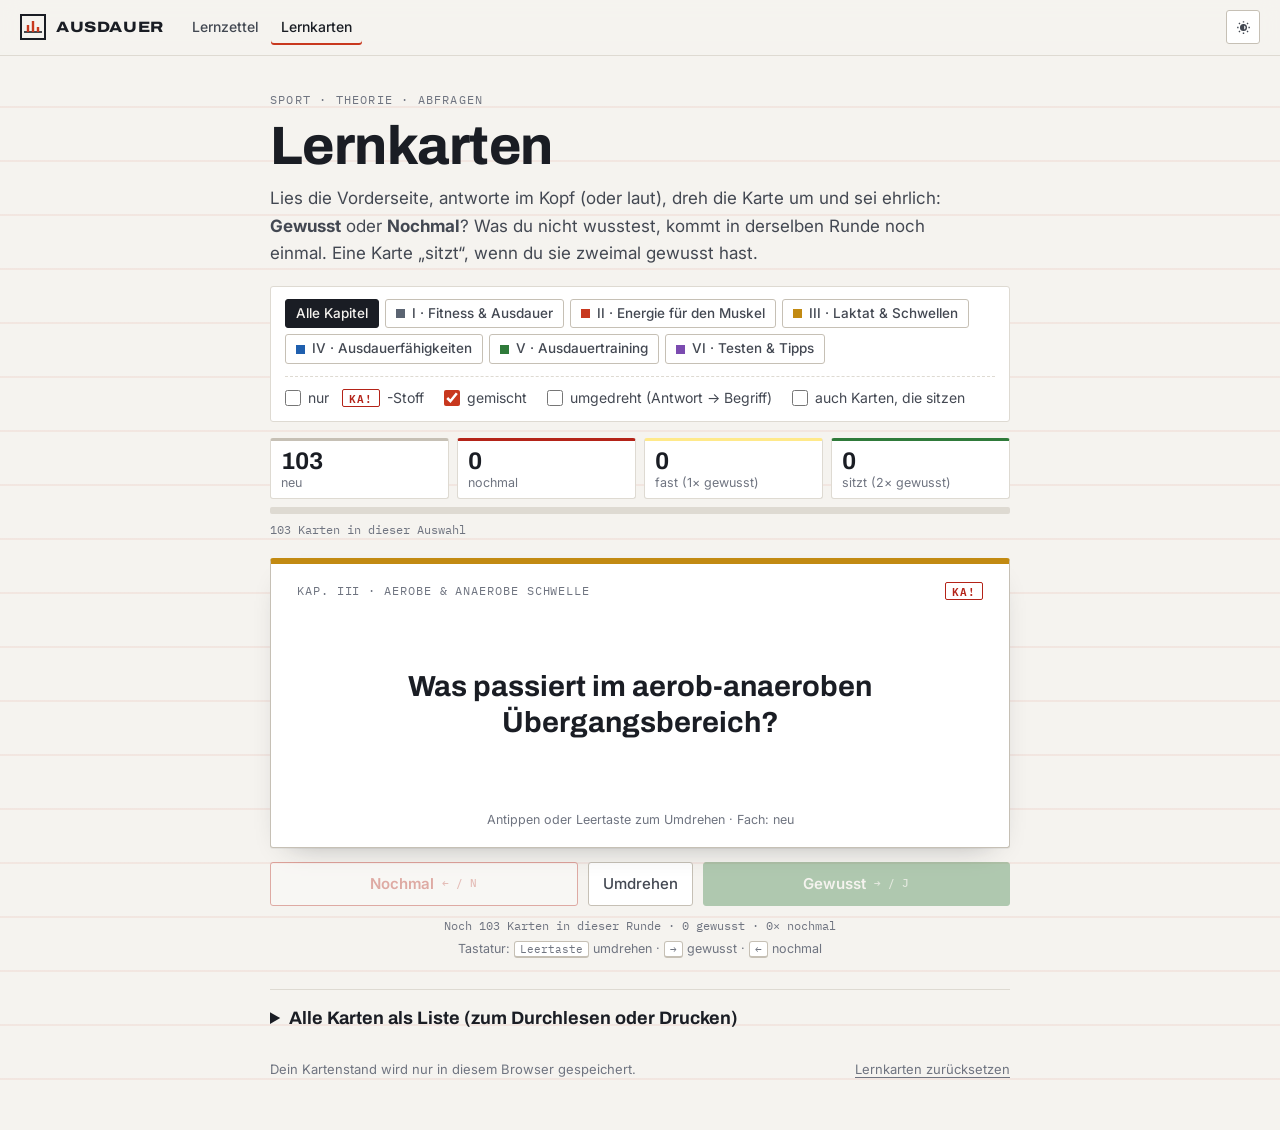
<file: lernkarten.html>
<!doctype html>
<html lang="de">
<head>
<meta charset="utf-8">
<meta name="viewport" content="width=device-width, initial-scale=1">
<title>Lernkarten · Ausdauer</title>
<meta name="description" content="Lernkarten zum Abfragen – Sport-Theorie: Energiegewinnung, Laktat und Schwellen, Ausdauerfähigkeiten, Trainingsmethoden, Pulsformeln. Karteikasten mit Fächern, Filter nach Kapitel und KA!-Stoff.">
<link rel="preconnect" href="https://fonts.googleapis.com">
<link rel="preconnect" href="https://fonts.gstatic.com" crossorigin>
<link rel="stylesheet" href="css/style.css">
<link rel="stylesheet" href="css/extras.css">
<link rel="stylesheet" href="css/lernkarten.css">
<!-- Fachdesign (Farben, Schriften, Motiv) – immer zuletzt laden -->
<link rel="stylesheet" href="css/theme.css">
<link rel="icon" href="data:image/svg+xml,%3Csvg xmlns='http://www.w3.org/2000/svg' viewBox='0 0 32 32'%3E%3Crect width='32' height='32' fill='%231a1d24'/%3E%3Cpath d='M4 22 H28' stroke='%23eef1f5' stroke-width='2'/%3E%3Cpath d='M9 22 V14 M16 22 V9 M23 22 V16' stroke='%23ff7452' stroke-width='2.6'/%3E%3C/svg%3E">
<script>
window.LERNZETTEL={store:'sport-ausdauer'};
try{var t=localStorage.getItem('sport-ausdauer-theme');if(t)document.documentElement.setAttribute('data-theme',t)}catch(e){}
</script>
</head>
<body>

<header class="topbar">
  <div class="topbar-inner">
    <a class="brand" href="index.html" aria-label="Zurück zum Lernzettel">
      <svg viewBox="0 0 26 26" aria-hidden="true"><rect x="1" y="1" width="24" height="24" fill="none" stroke="currentColor" stroke-width="2"/><path d="M4 18 H22" fill="none" stroke="currentColor" stroke-width="1.6"/><path d="M8 18 V11 M13 18 V7 M18 18 V13" fill="none" style="stroke:var(--accent)" stroke-width="2.4"/></svg>
      <span class="brand-text">Ausdauer</span>
    </a>
    <nav class="nav" aria-label="Seiten">
      <a href="index.html">Lernzettel</a>
      <a href="lernkarten.html" aria-current="page">Lernkarten</a>
    </nav>
    <div class="topbar-tools">
      <button class="icon-btn" id="themeToggle" type="button" aria-label="Hell/Dunkel umschalten" title="Hell/Dunkel">
        <svg viewBox="0 0 24 24" fill="none" stroke="currentColor" stroke-width="2"><path d="M12 3v2M12 19v2M3 12h2M19 12h2M5.6 5.6l1.4 1.4M17 17l1.4 1.4M5.6 18.4L7 17M17 7l1.4-1.4"/><path d="M12 8a4 4 0 0 0 0 8z" fill="currentColor"/><path d="M12 8a4 4 0 0 1 0 8"/></svg>
      </button>
    </div>
  </div>
</header>

<main class="lk-wrap">
  <div class="overline">Sport · Theorie · Abfragen</div>
  <h1>Lernkarten</h1>
  <p class="lk-lead">Lies die Vorderseite, antworte im Kopf (oder laut), dreh die Karte um und sei ehrlich: <b>Gewusst</b> oder <b>Nochmal</b>? Was du nicht wusstest, kommt in derselben Runde noch einmal. Eine Karte „sitzt“, wenn du sie zweimal gewusst hast.</p>

  <div class="lk-controls">
    <div class="lk-chips" id="lkKap" role="group" aria-label="Kapitel auswählen"></div>
    <div class="lk-toggles">
      <label><input type="checkbox" id="lkKa"> nur <span class="ka">KA!</span>-Stoff</label>
      <label><input type="checkbox" id="lkMix" checked> gemischt</label>
      <label><input type="checkbox" id="lkRev"> umgedreht (Antwort → Begriff)</label>
      <label><input type="checkbox" id="lkAll"> auch Karten, die sitzen</label>
    </div>
  </div>

  <div class="lk-boxes" aria-label="Karteikasten">
    <div class="f0"><b id="lkB0">0</b>neu</div>
    <div class="f1"><b id="lkB1">0</b>nochmal</div>
    <div class="f2"><b id="lkB2">0</b>fast (1× gewusst)</div>
    <div class="f3"><b id="lkB3">0</b>sitzt (2× gewusst)</div>
  </div>
  <div class="lk-bar" id="lkBar" aria-hidden="true"></div>
  <div class="lk-sel" id="lkSel"></div>

  <section class="lk-stage" id="lkStage" aria-label="Lernkarte">
    <div class="lk-card" id="lkCard" role="button" tabindex="0" aria-label="Karte umdrehen">
      <div class="lk-inner">
        <div class="lk-face lk-front" id="lkFront"></div>
        <div class="lk-face lk-back" id="lkBack" aria-hidden="true"></div>
      </div>
    </div>
    <div class="lk-actions">
      <button class="lk-btn again" type="button" id="lkAgain" disabled>Nochmal <small>← / N</small></button>
      <button class="lk-btn flip" type="button" id="lkFlip">Umdrehen</button>
      <button class="lk-btn ok" type="button" id="lkOk" disabled>Gewusst <small>→ / J</small></button>
    </div>
    <div class="lk-count" id="lkCount" aria-live="polite"></div>
    <div class="lk-keys">Tastatur: <kbd>Leertaste</kbd> umdrehen · <kbd>→</kbd> gewusst · <kbd>←</kbd> nochmal</div>
  </section>

  <section class="lk-done" id="lkDone" hidden>
    <div class="overline">Lernkarten</div>
    <h2 id="lkDoneTitle">Runde geschafft!</h2>
    <p id="lkDoneText"></p>
    <p><button class="btn" type="button" id="lkRestart">Neue Runde</button> <a class="btn ghost" href="index.html">Zum Lernzettel</a></p>
  </section>

  <div class="lk-listbox">
    <details id="lkDetails">
      <summary>Alle Karten als Liste (zum Durchlesen oder Drucken)</summary>
      <div class="lk-list" id="lkList"></div>
    </details>
  </div>

  <div class="lk-foot">
    <span>Dein Kartenstand wird nur in diesem Browser gespeichert.</span>
    <button class="linkish" type="button" id="lkReset">Lernkarten zurücksetzen</button>
  </div>
</main>

<script>
/* Daten: Kapitel (wie im Lernzettel), Themen (id = Themen-id im Lernzettel, ka:true = laut Themenliste/Kreuzen KA-Stoff),
   Karten: ['themen-id', 'Vorderseite', 'Rückseite (HTML erlaubt)']. */
window.KARTEN_KAPITEL=[
  {id:'kap-1',no:'I',t:'Fitness & Ausdauer',c:'var(--c1)'},
  {id:'kap-2',no:'II',t:'Energie für den Muskel',c:'var(--c2)'},
  {id:'kap-3',no:'III',t:'Laktat & Schwellen',c:'var(--c3)'},
  {id:'kap-4',no:'IV',t:'Ausdauerfähigkeiten',c:'var(--c4)'},
  {id:'kap-5',no:'V',t:'Ausdauertraining',c:'var(--c5)'},
  {id:'kap-6',no:'VI',t:'Testen & Tipps',c:'var(--c6)'}
];
window.KARTEN_THEMEN={
  'leistungsfaktoren':{kap:'kap-1',t:'Physische Leistungsfaktoren',ka:true},
  'ausdauer-fit':{kap:'kap-1',t:'Ausdauer vs. fit sein',ka:true},
  'wirkungen':{kap:'kap-1',t:'Wirkungen des Ausdauertrainings',ka:true},
  'herz-kreislauf':{kap:'kap-2',t:'Herz-Kreislauf-System',ka:true},
  'atp':{kap:'kap-2',t:'ATP & Energiespeicher',ka:true},
  'anaerob-alaktazid':{kap:'kap-2',t:'Anaerob-alaktazid (A)',ka:true},
  'anaerob-laktazid':{kap:'kap-2',t:'Anaerob-laktazid (B) & Laktat',ka:true},
  'aerob-kh':{kap:'kap-2',t:'Aerob aus Kohlenhydraten (C)',ka:true},
  'aerob-fett':{kap:'kap-2',t:'Aerob aus Fetten (D)',ka:true},
  'laktattest':{kap:'kap-3',t:'Laktat-Stufentest',ka:true},
  'schwellen':{kap:'kap-3',t:'Aerobe & anaerobe Schwelle',ka:true},
  'individuelle-schwelle':{kap:'kap-3',t:'Individuelle Schwellen',ka:true},
  'anpassungen':{kap:'kap-4',t:'Anpassungen (Sportherz)',ka:false},
  'aerobe-ausdauer':{kap:'kap-4',t:'Allgemeine aerobe Ausdauer',ka:true},
  'grundlagenausdauer':{kap:'kap-4',t:'Grundlagenausdauer',ka:false},
  'anaerobe-ausdauer':{kap:'kap-4',t:'Anaerobe & spezielle Ausdauer',ka:false},
  'ziele':{kap:'kap-5',t:'Ziele & Belastungskomponenten',ka:true},
  'dauermethoden':{kap:'kap-5',t:'Dauermethoden & Fahrtspiel',ka:true},
  'intervallmethoden':{kap:'kap-5',t:'Intervallmethoden & HIIT',ka:true},
  'herzfrequenz':{kap:'kap-5',t:'Pulsformeln',ka:true},
  'atmung-gefuehl':{kap:'kap-5',t:'Atmung & Belastungsgefühl',ka:false},
  'trainingsprogramme':{kap:'kap-5',t:'Programme & Sportarten',ka:false},
  'cooper':{kap:'kap-6',t:'Cooper-Test & Ausdauertests',ka:false},
  'ruhepuls-tipps':{kap:'kap-6',t:'Ruhe-/Erholungspuls & Tipps',ka:false}
};
window.KARTEN=[
  ['leistungsfaktoren','Nenne die fünf physischen Leistungsfaktoren.','Kraft · Schnelligkeit · <b>Ausdauer</b> · Beweglichkeit · Koordination'],
  ['leistungsfaktoren','Definition Ausdauer (Tab. 1)','Die <b>physische und psychische Widerstandsfähigkeit gegen Ermüdung</b> bei relativ lang dauernden Belastungen (Belastungswiederholungen) und die <b>rasche Erholungsfähigkeit</b> nach der Belastung.'],
  ['leistungsfaktoren','Definition Schnelligkeit (Tab. 1)','Fähigkeit des <b>Nerv-Muskel-Systems</b>, motorische Aktionen in möglichst kurzer Zeit durchzuführen.'],
  ['leistungsfaktoren','Definition Koordination (Tab. 1)','Das Zentralnervensystem steuert die Skelettmuskulatur so, dass Bewegungen <b>sicher und ökonomisch</b> ausgeführt und neue Bewegungen in kurzer Zeit erlernt werden können.'],
  ['leistungsfaktoren','Definition Beweglichkeit und Kraft (Tab. 1)','<b>Beweglichkeit:</b> Fähigkeit, Bewegungen mit großer Schwingungsweite auszuführen.<br><b>Kraft:</b> Jede Bewegung erfordert Kraft; Muskelkraft ist Voraussetzung für jede sportliche Leistung.'],
  ['leistungsfaktoren','Was ist Kraftausdauer – und zu welchem Faktor zählt sie?','Mischform aus Kraft und Ausdauer (z. B. Treppensteigen auf einen Turm). Mischformen zählen zum <b>dominierenden</b> Faktor → Kraftausdauer ist eine <b>Kraftfähigkeit</b>.'],
  ['leistungsfaktoren','Wann ist allgemeine Fitness möglich?','Nur auf der <b>Basis von gut ausgebildeten physischen Leistungsfaktoren</b> – also wenn alle fünf gut ausgebildet sind.'],

  ['ausdauer-fit','Ausdauer als Leistungsfaktor im Sport: Ziel und Ausprägung?','Ziel: sportliche Leistung <b>optimieren</b>. Die Ausdauer muss dafür <b>sehr speziell</b> ausgeprägt sein (passend zur Disziplin).'],
  ['ausdauer-fit','Worauf kommt es bei Ausdauer im Bereich Gesundheit und Fitness an?','In <b>verschiedenen Situationen</b> eine gute <b>allgemeine Leistungsfähigkeit</b> besitzen, sie <b>längere Zeit aufrecht erhalten</b> können und eine gute <b>Erholungsfähigkeit</b> haben.'],
  ['ausdauer-fit','Zwei Beispiele aus dem Buch für spezielle Ausdaueranforderungen','200 m: große Schrittschnelligkeit und Schrittlänge aufrecht erhalten · 1000 m / 200 m Schwimmen: gleichmäßig hohe Geschwindigkeit · Fußball: am Ende noch so schnell antreten wie zu Beginn'],
  ['ausdauer-fit','Welche Ausdauerfähigkeit hat für Gesundheit und Fitness die größte Bedeutung?','Die <b>allgemeine aerobe Ausdauer</b>.'],

  ['wirkungen','Wirkungen auf das Herz (2 Fakten)','z. B. <b>Vergrößerung des Herzmuskels</b>, <b>größeres Schlagvolumen</b>, Absinken von Ruhe- und Belastungspuls, bessere Durchblutung des Herzmuskels, geringere Belastung bei gleicher Leistung'],
  ['wirkungen','Wirkungen auf Gefäßsystem/Blut (2 Fakten)','z. B. <b>größere Blutmenge und höherer Hämoglobingehalt</b>, <b>bessere Versorgung</b> von Organen und Muskeln mit O₂ und Nährstoffen, günstigere Blutfettwerte (weniger Arteriosklerose), bessere Fließeigenschaften (weniger Thrombose)'],
  ['wirkungen','Wirkungen auf Muskulatur, Leistung und Regeneration','Muskulatur: bessere Durchblutung, bessere O₂-Aufnahme und -Verarbeitung · Leistung: bessere Ausdauer, mehr Lebensqualität · Regeneration: schnellere Erholung (physisch und psychisch)'],
  ['wirkungen','Wirkungen auf Risikofaktoren und Immunsystem','Vorbeugung gegen Herz-Kreislauf-Erkrankungen; Abschwächung von Bluthochdruck, Übergewicht, Zuckerkrankheit, erhöhten Blutfettwerten · Stärkung des Immunsystems, vorbeugend gegen Tumorerkrankungen'],
  ['wirkungen','Wirkungen auf Psyche und Körperform','Psyche: Wohlbefinden, weniger ängstlich/depressiv, Stressabbau, Körperwahrnehmung, Selbstbewusstsein · Körperform: Gewichtsreduktion bei Übergewicht, Abbau der Fettpolster'],
  ['wirkungen','Warum sinkt durch Ausdauertraining der Ruhepuls?','Das größere Herz hat ein <b>größeres Schlagvolumen</b> → für denselben Bedarf reicht eine <b>niedrigere Frequenz</b> (ökonomische Herzarbeit).'],

  ['herz-kreislauf','Um wie viel kann die Muskeldurchblutung bei Belastung lokal steigen?','<b>Bis um das 20-fache.</b>'],
  ['herz-kreislauf','Von welchen zwei Bereichen hängt die Energiebereitstellung im Wesentlichen ab?','1. Leistungsfähigkeit der <b>Energiegewinnungswege in der Muskelzelle</b><br>2. Leistungsfähigkeit des <b>Herz-Kreislauf-Systems einschließlich der Atmung</b> (Zufuhr von Glucose, Fettsäuren, O₂; Abtransport von Milchsäure, CO₂, Wasser)'],
  ['herz-kreislauf','Leistungsbestimmende Faktoren nach Abb. 9','Lunge: Gasaustausch · Herz: Förderleistung · Blut: Transport- und Pufferkapazität · Muskel: Durchblutung (Kapillarisierung) und Energiestoffwechsel'],
  ['herz-kreislauf','Herzminutenvolumen in Ruhe und bei maximaler Belastung','Ruhe <b>5,9 l/min</b> → maximal <b>24,0 l/min</b> (etwa das Vierfache)'],

  ['atp','Was ist ATP und was passiert bei der Kontraktion?','<b>Adenosintriphosphat</b> = energiereiches Molekül, das alle Muskelzellen zur Kontraktion brauchen. Bei der Kontraktion wird eine Phosphatgruppe abgespalten → <b>ADP</b> (Adenosindiphosphat).'],
  ['atp','Wie groß ist der ATP-Vorrat – und warum muss ATP ständig neu gebildet werden?','Nur ca. <b>7 g</b> (bei 70 kg), Tagesbedarf ca. 70 kg. ATP kann wegen seiner Säurewirkung nicht gespeichert werden → <b>ständige Resynthese</b> aus ADP und Phosphat.'],
  ['atp','Wovon hängt primär ab, auf welchem Weg ATP gewonnen wird?','Von der <b>Belastungsintensität</b> (ATP-Bedarf der Muskelzelle) – Grund: die unterschiedliche Geschwindigkeit der Wege.'],
  ['atp','Relative ATP-Bildungsraten der Wege A–D','D (Fette) = 1 · C (KH aerob) = 2 · B (KH anaerob) = 4 · A (ATP/KP) = 8 – jeweils <b>verdoppelt</b>.'],
  ['atp','Größe der Energiespeicher bei 70 kg','ATP/KP <b>100 kJ</b> · Kohlenhydrate <b>5.000 kJ</b> · Fette <b>210.000 kJ</b>'],
  ['atp','Wo laufen aerobe und anaerobe Energiegewinnung ab?','aerob (C, D): in den <b>Mitochondrien</b> · anaerob (A, B): im <b>Zellplasma</b>'],

  ['anaerob-alaktazid','Anaerob-alaktazid: Was heißt das und woraus wird ATP gebildet?','Ohne Sauerstoff (<b>anaerob</b>), ohne Laktat (<b>alaktazid</b>); ATP durch Spaltung energiereicher Phosphate, hpts. <b>Kreatinphosphat</b>.'],
  ['anaerob-alaktazid','Wie lange reicht der ATP/KP-Speicher bei maximaler Belastung?','Ca. <b>7 Sekunden</b> – deshalb wird kurz nach dem Start die anaerobe Energiegewinnung aus Kohlenhydraten aktiviert.'],
  ['anaerob-alaktazid','Vorteil der anaerob-alaktaziden Energiegewinnung','<b>Verzögerungsfrei</b> und so viel Energie, wie der Muskel maximal verbrauchen kann (Rate 8) – z. B. 100-m-Lauf.'],

  ['anaerob-laktazid','Was entsteht bei der anaerob-laktaziden Energiegewinnung?','<b>Milchsäure</b>, die sofort in <b>Laktat und Protonen</b> dissoziiert.'],
  ['anaerob-laktazid','Warum muss man bei hoher Laktatbildung abbrechen?','Laktatbildung + hohe ATP-Spaltungsrate → <b>Übersäuerung</b> von Muskelzelle und Blut → Enzyme arbeiten immer weniger → ATP-Bildungsrate sinkt stark → schnelle Ermüdung.'],
  ['anaerob-laktazid','Warum ist der Weg B unökonomisch?','Für gleiche ATP-Mengen wird <b>19-mal mehr Glucose</b> verbraucht als beim aeroben Abbau.'],
  ['anaerob-laktazid','Laktat: Endprodukt oder Zwischenprodukt?','<b>Wertvolles Zwischenprodukt</b>: wird in weniger belasteten Muskeln, Herz (bis 60 %), Gehirn (bis 25 %) aerob verwertet; in Leber und Muskel Baustein für Glykogen.'],
  ['anaerob-laktazid','Wie schnell wird Laktat nach Belastungsende abgebaut?','Der Laktatspiegel sinkt in ca. <b>15 Minuten um jeweils die Hälfte</b> – nur mit Sauerstoff (daher Grundlagenausdauer wichtig für die Erholung).'],
  ['anaerob-laktazid','Glucose und Glykogen – was ist der Unterschied?','<b>Glucose</b>: im Zell- und Blutplasma gelöst, direkt für ATP nutzbar. <b>Glykogen</b>: Speicherform (Muskel, Leber), muss erst in Glucose zerlegt werden.'],

  ['aerob-kh','Vorteile der aeroben Energiegewinnung aus Kohlenhydraten','<b>Kein Laktat</b>; Endprodukte <b>CO₂ und Wasser</b> werden ausgeschieden; <b>19-mal höhere Energieausbeute</b> als ohne Sauerstoff.'],
  ['aerob-kh','Was ist bei Weg C leistungsbegrenzend?','Das <b>Sauerstoffangebot für die Muskelzelle</b> – Herz-Kreislauf-System und Atmung müssen für genug O₂ sorgen.'],
  ['aerob-kh','Ab welcher Dauer reichen die Kohlenhydratspeicher meist nicht mehr?','Ab ca. <b>90 min</b> – dann zunehmend Energie aus Fetten.'],
  ['aerob-kh','Wann wird vorwiegend über Weg C ATP gebildet?','Solange Sauerstoff zur Verfügung steht – <b>unabhängig von der Belastungsintensität</b>.'],

  ['aerob-fett','Wie wird Fett zur Energiegewinnung genutzt?','<b>Nur mit Sauerstoff</b>: Fette werden in Fettsäuren zerlegt und in den Stoffwechselweg des Glucoseabbaus eingeschleust.'],
  ['aerob-fett','Zwei Nachteile der Energiegewinnung aus Fetten','1. ca. <b>16 % mehr Sauerstoff</b> für gleiche ATP-Menge → HKS muss mehr leisten<br>2. pro Zeiteinheit nur ca. <b>halb so viel Energie</b> wie Weg C → Intensität muss sinken'],
  ['aerob-fett','Für welche Belastungen sind Fette besonders wichtig?','Für Belastungen <b>über 2 Stunden</b> – der Fettspeicher ist eine fast unerschöpfliche Energiequelle (ca. 3 Wochen).'],

  ['laktattest','Wie läuft der Laktat-Stufentest laut Buch ab?','Laufband, Start z. B. 6 km/h, <b>alle 3 min +2 km/h</b>, am Ende jeder Stufe Blut am <b>Ohrläppchen</b> → Laktat; parallel <b>Herzfrequenz</b>; Atemgase → Fettanteil.'],
  ['laktattest','Laufen die Energiegewinnungswege nacheinander ab?','Nein – sie laufen <b>immer parallel</b>; die <b>Belastungsintensität</b> bestimmt ihren jeweiligen Anteil.'],
  ['laktattest','Was bedeutet eine nach rechts verschobene Laktatkurve?','Bei gleicher Geschwindigkeit <b>niedrigerer Laktatspiegel</b> → bessere aerobe Ausdauerleistungsfähigkeit (Anpassungen von Stoffwechsel und HKS).'],
  ['laktattest','Abb. 11: Wann brechen Tennisspielerin und Mittelstreckenläuferin ab?','Tennisspielerin bei <b>15 km/h</b> (Übersäuerung); die Läuferin läuft bei <b>18 km/h</b> noch gut 3 Minuten.'],

  ['schwellen','Aerobe Schwelle: Wert und Bedeutung','Ca. <b>2 mmol/l</b>. Ab hier steigt der Laktatspiegel deutlich, aber noch <b>Gleichgewicht</b>; Energie fast ausschließlich aerob, <b>Fettanteil ca. 50 %</b>.'],
  ['schwellen','Anaerobe Schwelle: Wert und Bedeutung','Ca. <b>4 mmol/l</b>. <b>Maximales Laktat-Steady-State</b>: Produktion und Elimination gerade noch im Gleichgewicht; <b>Fettanteil ca. 30 %</b>; Leistungssportler max. <b>45 min</b>.'],
  ['schwellen','Was passiert im aerob-anaeroben Übergangsbereich?','Zusätzliche anaerob-laktazide Energie nötig; Laktat steigt mit der Intensität, aber Produktion und Elimination sind <b>noch im Gleichgewicht</b> → bei konstanter Intensität bleibt der Spiegel konstant.'],
  ['schwellen','Was passiert über der anaeroben Schwelle?','Laktat-<b>Produktion übersteigt die Elimination</b> → Spiegel steigt auch bei konstanter Intensität → Laktatanhäufung, Übersäuerung → Abbruch.'],
  ['schwellen','Laktatspiegel in Ruhe','Ca. <b>1–2 mmol/l</b>; Steady State, die Eliminationskapazität liegt deutlich über der Produktionsrate.'],
  ['schwellen','Was zeigt das hydraulische Modell (Abb. 12)?','Laktatspiegel = Ergebnis von <b>Laktat-Produktion</b> (arbeitende Muskeln) und <b>Laktat-Elimination</b> (unbelastete Muskeln, Organe). Rohrdurchmesser = Kapazität, Pfeile = Raten.'],

  ['individuelle-schwelle','Wo liegt die individuelle anaerobe Schwelle (IANS)?','Untrainierte <b>5–6 mmol/l</b>, Trainierte <b>2,5–3 mmol/l</b>.'],
  ['individuelle-schwelle','Abb. 11: Schwellen-Geschwindigkeiten der beiden Schülerinnen','Tennisspielerin: aerob <b>6 km/h</b>, anaerob ca. <b>11 km/h</b> · Läuferin: aerob <b>11 km/h</b>, anaerob ca. <b>14,5 km/h</b>'],
  ['individuelle-schwelle','Warum ermittelt man individuelle Schwellen statt 2 und 4 mmol/l?','Die Übergänge sind <b>fließend</b> und individuell verschieden; fixe Werte sind nur Durchschnitte (Laktatkinetik in Leistungsdiagnostik und Trainingssteuerung).'],

  ['anpassungen','Anpassungen der Muskelzelle durch Ausdauertraining','<b>Mehr und größere Mitochondrien</b> (aerober KH-Abbau) · <b>mehr Enzyme zum Fettabbau</b>'],
  ['anpassungen','Anpassungen des Herz-Kreislauf-Systems','<b>Kapillarisierung</b> · <b>Herzvergrößerung</b> (Schlagvolumen fast verdoppelt) · <b>Blutvolumen</b> nimmt zu (ca. 30 % mehr O₂, Übersäuerung verzögert)'],
  ['anpassungen','Was ist Kapillarisierung?','Zahl der Kapillaren pro Muskelfaser und ihr Querschnitt werden größer → <b>bessere Muskeldurchblutung</b>.'],
  ['anpassungen','Was bedeutet „ökonomische Herzarbeit“?','Größeres Schlagvolumen → geringere HF in Ruhe und bei submaximaler Belastung → längere Pausen, Herzmuskel besser durchblutet und mit O₂ versorgt.'],
  ['anpassungen','Was ändert Training an der maximalen Herzfrequenz?','<b>Kaum etwas</b> – sie kann durch Training kaum gesteigert werden.'],

  ['aerobe-ausdauer','Definition allgemeine aerobe Ausdauer (S. 27)','Belastungsintensität <b>unter der anaeroben Schwelle</b>; Energiegewinnung <b>vorwiegend aerob</b>; aufgenommene O₂-Menge reicht für die benötigte Energie (<b>Sauerstoffgleichgewicht = Steady-State</b>).'],
  ['aerobe-ausdauer','Wie viel Muskulatur muss für ein HKS-Training mindestens eingesetzt werden?','Mindestens <b>1/7 der Muskulatur</b> (etwa der Muskelanteil eines Beines).'],
  ['aerobe-ausdauer','Warum ist Ausdauertraining für die Gesundheit sinnvoller als Krafttraining?','Breites <b>Wirkungsspektrum</b> (Skelett, Muskulatur, Stoffwechsel, HKS, Blut, Atmung, Immun-, Hormon-, Nervensystem, Psyche); Kraft-/Schnelligkeits-/Beweglichkeitstraining sprechen meist nur einzelne Muskel- und Gelenksysteme an.'],
  ['aerobe-ausdauer','Warum ist die „Gesamtbilanz“ entscheidend?','Laktat wird letztlich <b>aerob abgebaut</b> – solange das System im Steady-State ist, ist die Bilanz immer aerob, auch wenn ein Teil der Energie über Laktat kam.'],

  ['grundlagenausdauer','Definition Grundlagenausdauer (S. 29)','Die <b>sportartenunabhängige Ermüdungswiderstandsfähigkeit</b> bei Langzeitbelastungen unter Einsatz großer Muskelgruppen (&gt; 1/7). Intensität <b>bis zur aeroben Schwelle</b>, Energie <b>fast ausschließlich aerob</b>.'],
  ['grundlagenausdauer','Erholungspuls nach 90 s Pause (Abb. 14)','Gruppe mit Ruhepuls 64: ca. <b>100 S/min</b> · Gruppe mit Ruhepuls 85: noch ca. <b>140 S/min</b>'],
  ['grundlagenausdauer','Warum ist Grundlagenausdauer für jede Sportart wichtig?','Spezielle Ausdauerfähigkeiten bauen auf ihr auf; sie stabilisiert gegen hohe Belastungen und <b>verkürzt die Erholungszeiten</b>.'],

  ['anaerobe-ausdauer','Definition allgemeine anaerobe Ausdauer','Intensität <b>über der anaeroben Schwelle</b>; Energie vorwiegend <b>anaerob-alaktazid und anaerob-laktazid</b>; erhebliches <b>Sauerstoffdefizit</b>.'],
  ['anaerobe-ausdauer','Tab. 8: Kurz-, Mittel-, Langzeitausdauer','Kurzzeit 25 s – 2 min, hpts. anaerob-laktazid · Mittelzeit 2–10 min, anaerob-laktazid und aerob · Langzeit &gt; 10 min, hpts. aerob · Spielausdauer &gt; 10 min, alle Arten'],
  ['anaerobe-ausdauer','Was ist das Sauerstoffdefizit (Sauerstoffschuld)?','O₂-Menge, die während der Belastung für eine rein aerobe Energiegewinnung <b>fehlt</b> und in der Erholungsphase aufgenommen werden muss.'],

  ['ziele','Vier Ziele eines Ausdauertrainings','Leistungsfähigkeit/Fitness · Gesundheit (Prävention) · Gewichtsreduktion/Körperformung · Wohlbefinden und Stressabbau'],
  ['ziele','Vier körperliche Voraussetzungen','Trainingszustand · Körpergewicht · Verletzungen · Muskelstruktur (langsam/schnell zuckende Fasern)'],
  ['ziele','Die Belastungskomponenten','<b>Intensität, Dauer, Dichte, Umfang</b> und <b>Häufigkeit</b> der Trainingseinheiten'],

  ['dauermethoden','Extensive kontinuierliche Dauermethode (Tab. 9)','Intensität: <b>aerobe Schwelle</b> · Dauer: <b>ca. 100 min</b> · Wirkung: HKS + aerobe Energie aus <b>Fetten</b> · Ziel: <b>Gesundheit</b>'],
  ['dauermethoden','Intensive kontinuierliche Dauermethode (Tab. 9)','Intensität: <b>aerob-anaerober Übergangsbereich</b> · Dauer: <b>ca. 45 min</b> · Wirkung: HKS + aerobe Energie aus <b>Kohlenhydraten</b> (Kapillarisierung) · Ziel: <b>Fitness</b>'],
  ['dauermethoden','Fahrtspiel: Merkmale','Intensität <b>spielerisch variiert</b>; nach hoher Belastung (über ANS) Erholungsphase (aerobe Schwelle oder weniger), <b>keine Pause</b>; Gelände; motivierend; braucht gutes Belastungsgefühl; <b>nicht für Anfänger</b>; verbessert allgemeine aerobe Ausdauer.'],
  ['dauermethoden','Warum darf die Dauermethode nicht über der ANS liegen?','Sonst <b>zu frühe Ermüdung</b> → die für einen trainingswirksamen Reiz nötige Belastungsdauer wird nicht erreicht.'],

  ['intervallmethoden','Extensive Intervallmethode: Merkmale','Intensität über der ANS im unteren Bereich (60–80 %); <b>unvollständige Erholung</b>; nächster Reiz bei HF ca. <b>120–140 S/min</b>; Wirkung ähnlich intensiver Dauermethode, aber <b>Mitochondrien und Kapillarisierung gezielter</b>.'],
  ['intervallmethoden','Lauftraining nach extensiver Intervallmethode (Tab. 10)','Dauer 1–8 min (300–2000 m) · Pause 1,5–4 min · 20–4 Wiederholungen · kurze Strecke deutlich, lange wenig über der ANS'],
  ['intervallmethoden','Circuittraining (Tab. 10)','30–45 s je Station · Pause 20–40 s · 6–8 Stationen, 2–3 Rundgänge · abwechselnde Muskelgruppen → hohe Gesamtbelastung, lange Pause für jede Muskelgruppe'],
  ['intervallmethoden','HIIT: Merkmale und Grenzen','Weit über der ANS (90–95 % HFmax), 15 s – 8 min, Belastung : Pause = 1 : 1 bis 2 : 1; zeitsparend, auch aerobe Anpassungen; max. <b>1–2 × pro Woche</b>, gute Grundlagenausdauer nötig; Risiken: Verletzung, Übertraining.'],

  ['herzfrequenz','Formel maximale Herzfrequenz','<b>HFmax = 220 − Lebensalter</b>'],
  ['herzfrequenz','Trainingspuls für den aeroben Bereich (Hollmann)','<b>180 − Lebensalter</b> – in der Regel keine erhöhte Laktatbildung.'],
  ['herzfrequenz','Trainingspuls zwischen aerober und anaerober Schwelle','<b>170 − ½ Lebensalter ± 10</b> (bis 60 Jahre; ± 10 je nach Trainingszustand)'],
  ['herzfrequenz','Karvonen-Formel','Trainingspuls = <b>Ruhepuls + (HFmax − Ruhepuls) × % Intensität</b>; Anfänger ca. 60 %, Fortgeschrittene ca. 75 %.'],
  ['herzfrequenz','Rechne: 17 Jahre – HFmax und Trainingspuls nach Hollmann?','HFmax = 220 − 17 = <b>203</b> · 180 − 17 = <b>163 S/min</b>'],
  ['herzfrequenz','Wie misst man den Belastungspuls ohne Pulsuhr?','Am Ende der Belastung an der <b>Halsschlagader</b> (oder Handgelenk), innerhalb der <b>ersten 10 s</b>; Abweichungen bis 10 S/min möglich.'],
  ['herzfrequenz','Was erhöht bzw. senkt die Herzfrequenz außer Alter und Training?','Erhöht: Hitze, Luftfeuchtigkeit, Höhenlage, Infekte · Gesenkt: β-Blocker, Tauchreflex beim Schwimmen, Herzerkrankungen'],

  ['atmung-gefuehl','Was zeigt der 4-Schritt-Atemrhythmus an?','4 Schritte ein, 4 aus → Belastung im <b>aeroben Bereich</b>. Selbst ein 2-Schritt-Rhythmus (mit Atemtiefe) liegt nicht über der ANS.'],
  ['atmung-gefuehl','Zwei einfache Regeln gegen zu intensive Belastung','<b>„Laufen ohne zu Schnaufen“</b> (keine Atemnot) · <b>„Schweigen ist Silber, Reden ist Gold“</b> (noch ganze Sätze sprechen können)'],
  ['atmung-gefuehl','Ideales subjektives Belastungsgefühl im Gesundheits- und Fitnesssport','<b>leicht bis mittel</b> (aerob)'],

  ['trainingsprogramme','Minimalprogramm (Tab. 12)','Anfänger/Gesundheitssport · Puls <b>180 − LA</b> · optimal <b>3 × 30 min/Woche</b> (oder tägl. 15 min, 4 × 25, 2 × 45 min)'],
  ['trainingsprogramme','Optimalprogramm (Tab. 12)','Fortgeschrittene/Fitnesssport · Puls <b>(170 − ½ LA) ± 10</b> · tägl. 30–35 min, 5 × 40, 4 × 50 oder 3 × 60 min/Woche'],
  ['trainingsprogramme','Mindest-Trainingshäufigkeit für wirksames Ausdauertraining','<b>Mindestens 2 Einheiten pro Woche</b> – bei nur einer keine Verbesserung, evtl. sogar Abfall.'],
  ['trainingsprogramme','Pulskorrektur anderer Sportarten (Tab. 13)','Rad/Skilanglauf: Laufpuls − 10 · Schwimmen/Inline: − 20 · Nordic-Walking: − 30 · Walking: − 40'],

  ['cooper','Cooper-Test: Ablauf und warum aerob?','<b>12 min</b> so weit wie möglich laufen; schon bei 10 min werden <b>über 90 % aerob</b> bereitgestellt → Maß für allgemeine aerobe Ausdauer.'],
  ['cooper','Cooper-Test: Strecke für 15 Punkte','Schüler <b>3175 m</b> · Schülerinnen <b>2675 m</b> (jeweils 500 m weniger)'],
  ['cooper','Verhältnis 30-min-Strecke zu 12-min-Strecke; Schwimmen zu Laufen','30-min-Strecke ≈ <b>2,33-fach</b> der 12-min-Strecke · Schwimmstrecke in 12 min ≈ <b>¼</b> der Laufstrecke'],
  ['cooper','Ist der Cooper-Test ein gutes Trainingsmittel?','<b>Nein.</b> Verbesserung nur langfristig mit Dauermethoden (ergänzend extensive Intervalle) – „Der Weg ist das Ziel“. Er dient zur Überprüfung.'],

  ['ruhepuls-tipps','Wann spricht man von sehr guter Ausdauer (Puls)?','Ruhepuls <b>unter 65 S/min</b> und HF sinkt innerhalb von <b>3 min</b> nach Belastung <b>unter 110 S/min</b>.'],
  ['ruhepuls-tipps','Erster messbarer Effekt eines Ausdauertrainings','Schnelleres Absinken der HF nach Belastung (<b>Erholungspuls</b>) – nach ca. <b>6 Wochen</b>; Ruhepuls sinkt erst später.'],
  ['ruhepuls-tipps','In welcher Reihenfolge steigert man das Training?','Erst <b>Belastungsdauer</b>, dann <b>Häufigkeit</b>, erst später die <b>Intensität</b>.']
];
</script>
<script src="js/lernkarten.js"></script>
</body>
</html>
</file>
<file: css/style.css>
/* =========================================================
   Lernzettel – gemeinsames Stylesheet: Layout, Bausteine, Logik-Zustände.
   Die Tokens hier ergeben das Theme „erde“ (Archivo + IBM Plex). Fachdesign,
   Schriften und Motiv kommen aus css/theme.css (assets/themes/), das zuletzt geladen wird.
   ========================================================= */

/* ---------- Tokens ---------- */
:root{
  --bg:#f2ede3;--bg-2:#e7e0d1;--surface:#fbf8f2;--surface-2:#f3eee4;
  --ink:#1e1a15;--ink-2:#4a433a;--muted:#776d61;--line:#dad0bf;--line-2:#c4b8a3;
  --accent:#c2410c;--accent-ink:#fff7f0;--accent-soft:#f6dccb;
  --ok:#3b6a33;--ok-soft:#dde9d3;--bad:#b42318;--bad-soft:#f6dad5;
  --water:#cfe2ec;--water-ink:#2d6a8e;--land:#efe5d0;--land-2:#e2d2b2;--hl:#fbea8a;
  --c1:#756c61;--c2:#8f4b2e;--c3:#a8761f;--c4:#2d6a8e;--c5:#c2410c;--c6:#4c7a3d;
  --shadow:0 1px 0 rgba(40,30,20,.05),0 12px 30px -20px rgba(40,30,20,.45);
  --r:3px;
  --font-sans:"IBM Plex Sans",system-ui,-apple-system,"Segoe UI",sans-serif;
  --font-head:"Archivo","IBM Plex Sans",system-ui,sans-serif;
  --font-mono:"IBM Plex Mono",ui-monospace,Consolas,monospace;
  color-scheme:light;
}
@media (prefers-color-scheme:dark){
  :root:not([data-theme="light"]){
    --bg:#14120f;--bg-2:#0e0c0a;--surface:#1e1b17;--surface-2:#25211c;
    --ink:#eee7db;--ink-2:#cdc4b6;--muted:#9a9083;--line:#37312a;--line-2:#4b433a;
    --accent:#f07a3e;--accent-ink:#1a0d05;--accent-soft:#3e2417;
    --ok:#8cc27c;--ok-soft:#1e2d1a;--bad:#f2877b;--bad-soft:#3b1c18;
    --water:#1b3242;--water-ink:#7fb6d8;--land:#2b261f;--land-2:#3a3127;--hl:#5a5122;
    --c1:#a69c90;--c2:#d0825f;--c3:#d9a64d;--c4:#62a2ca;--c5:#f07a3e;--c6:#8ab776;
    --shadow:0 1px 0 rgba(0,0,0,.3),0 12px 30px -18px rgba(0,0,0,.85);
    color-scheme:dark;
  }
}
:root[data-theme="dark"]{
  --bg:#14120f;--bg-2:#0e0c0a;--surface:#1e1b17;--surface-2:#25211c;
  --ink:#eee7db;--ink-2:#cdc4b6;--muted:#9a9083;--line:#37312a;--line-2:#4b433a;
  --accent:#f07a3e;--accent-ink:#1a0d05;--accent-soft:#3e2417;
  --ok:#8cc27c;--ok-soft:#1e2d1a;--bad:#f2877b;--bad-soft:#3b1c18;
  --water:#1b3242;--water-ink:#7fb6d8;--land:#2b261f;--land-2:#3a3127;--hl:#5a5122;
  --c1:#a69c90;--c2:#d0825f;--c3:#d9a64d;--c4:#62a2ca;--c5:#f07a3e;--c6:#8ab776;
  --shadow:0 1px 0 rgba(0,0,0,.3),0 12px 30px -18px rgba(0,0,0,.85);
  color-scheme:dark;
}

/* ---------- Base ---------- */
*,*::before,*::after{box-sizing:border-box}
html{scroll-behavior:smooth;scroll-padding-top:84px;-webkit-text-size-adjust:100%}
body{margin:0;background:var(--bg);color:var(--ink);font:400 17px/1.62 var(--font-sans);-webkit-font-smoothing:antialiased;text-rendering:optimizeLegibility}
h1,h2,h3,h4{font-family:var(--font-head);line-height:1.12;margin:0;letter-spacing:-.01em;font-weight:750}
h4{font-size:17px;margin:18px 0 6px;font-weight:700}
p{margin:.65em 0}
a{color:inherit;text-underline-offset:3px}
strong{font-weight:600}
ul,ol{padding-left:1.25em;margin:.5em 0}
li{margin:.25em 0}
li::marker{color:var(--muted)}
button{font:inherit;color:inherit}
:focus-visible{outline:2px solid var(--accent);outline-offset:2px}
.sr-only{position:absolute;width:1px;height:1px;overflow:hidden;clip:rect(0 0 0 0);white-space:nowrap}
.mono{font-family:var(--font-mono)}
.overline{font-family:var(--font-mono);font-size:12px;letter-spacing:.14em;text-transform:uppercase;color:var(--muted)}
sub,sup{line-height:0}

/* ---------- Topbar ---------- */
.topbar{position:sticky;top:0;z-index:50;background:var(--bg);background:color-mix(in srgb,var(--bg) 90%,transparent);backdrop-filter:blur(10px);-webkit-backdrop-filter:blur(10px);border-bottom:1px solid var(--line)}
.topbar-inner{max-width:1380px;margin:0 auto;display:flex;align-items:center;gap:18px;padding:10px 20px}
.brand{display:flex;align-items:center;gap:10px;text-decoration:none;font-family:var(--font-head);font-weight:800;font-stretch:118%;letter-spacing:.04em;text-transform:uppercase;font-size:15px;white-space:nowrap}
.brand svg{width:26px;height:26px;flex:none}
.nav{display:flex;gap:2px}
.nav a{text-decoration:none;font-size:14px;font-weight:500;padding:6px 10px;border-radius:var(--r);color:var(--ink-2)}
.nav a:hover{background:var(--surface-2);color:var(--ink)}
.nav a[aria-current="page"]{color:var(--ink);box-shadow:inset 0 -2px 0 var(--accent)}
.topbar-tools{margin-left:auto;display:flex;align-items:center;gap:10px}
.seg{display:inline-flex;border:1px solid var(--line-2);border-radius:var(--r);overflow:hidden;background:var(--surface)}
.seg button{border:0;background:none;padding:6px 11px;font-size:13.5px;font-weight:500;cursor:pointer;display:inline-flex;align-items:center;gap:7px;color:var(--ink-2)}
.seg button + button{border-left:1px solid var(--line-2)}
.seg button:hover{background:var(--surface-2)}
.seg button[aria-pressed="true"]{background:var(--ink);color:var(--bg)}
.bars{display:inline-flex;align-items:flex-end;gap:2px;height:11px}
.bars i{display:block;width:3px;background:currentColor;opacity:.28}
.bars i:nth-child(1){height:5px}.bars i:nth-child(2){height:8px}.bars i:nth-child(3){height:11px}
.bars[data-n="1"] i:nth-child(1),
.bars[data-n="2"] i:nth-child(-n+2),
.bars[data-n="3"] i{opacity:1}
.icon-btn{width:34px;height:34px;display:grid;place-items:center;border:1px solid var(--line-2);border-radius:var(--r);background:var(--surface);cursor:pointer;color:var(--ink-2)}
.icon-btn:hover{color:var(--ink);background:var(--surface-2)}
.icon-btn svg{width:17px;height:17px}
.topbar-progress{height:3px;background:var(--line)}
.topbar-progress span{display:block;height:100%;width:0;background:var(--accent);transition:width .5s ease}

/* ---------- Buttons ---------- */
.btn{display:inline-flex;align-items:center;gap:8px;border:1.5px solid var(--ink);background:var(--ink);color:var(--bg);padding:9px 14px;font-weight:600;font-size:14.5px;border-radius:var(--r);cursor:pointer;text-decoration:none;line-height:1.2}
.btn:hover{background:transparent;color:var(--ink)}
.btn.ghost{background:transparent;color:var(--ink)}
.btn.ghost:hover{background:var(--ink);color:var(--bg)}
.btn.small{padding:6px 10px;font-size:13px}
.linkish{background:none;border:0;padding:0;color:var(--muted);text-decoration:underline;text-underline-offset:3px;cursor:pointer;font-size:13px}
.linkish:hover{color:var(--ink)}

/* ---------- Hero ---------- */
.hero{position:relative;overflow:hidden;border-bottom:1px solid var(--line)}
.hero-topo{position:absolute;inset:0;width:100%;height:100%;color:var(--line-2);opacity:.55;pointer-events:none}
.hero-inner{position:relative;max-width:1380px;margin:0 auto;padding:60px 20px 52px;display:grid;grid-template-columns:minmax(0,1fr) auto;gap:48px;align-items:end}
.hero h1{font-size:clamp(46px,8.4vw,108px);font-weight:850;font-stretch:122%;text-transform:uppercase;letter-spacing:-.025em;line-height:.9;margin:14px 0 18px}
.hero h1 span{display:block;font-size:.36em;font-stretch:100%;letter-spacing:.01em;font-weight:700;color:var(--accent);margin-top:12px;text-transform:none}
.hero .lead{max-width:58ch;font-size:19px;color:var(--ink-2);margin:0}
.hero-meta{display:flex;flex-wrap:wrap;gap:8px;margin-top:22px}
.chip{display:inline-flex;align-items:center;gap:6px;font-family:var(--font-mono);font-size:12px;letter-spacing:.04em;border:1px solid var(--line-2);background:var(--surface);padding:4px 9px;border-radius:var(--r);color:var(--ink-2)}
.chip i{width:9px;height:9px;display:inline-block;background:var(--cc,var(--accent))}

/* Rang-Karte + Fortschrittssäule (.core) */
.rank-card{display:flex;gap:22px;background:var(--surface);border:1px solid var(--line);box-shadow:var(--shadow);padding:20px 22px;border-radius:var(--r);min-width:360px}
.core{position:relative;width:54px;flex:none;display:flex;flex-direction:column;border:2px solid var(--ink);border-top-width:6px;border-bottom:0;background:var(--surface-2)}
.core::after{content:"";position:absolute;left:-2px;right:-2px;bottom:-16px;height:16px;background:var(--ink);clip-path:polygon(0 0,100% 0,82% 100%,18% 100%)}
.core a{display:block;flex:1 1 0;min-height:9px;border-bottom:1px solid var(--line);background:repeating-linear-gradient(45deg,var(--line-2) 0 1.5px,transparent 1.5px 6px);transition:background-color .4s}
.core a:last-child{border-bottom:0}
.core a.done{background:var(--cc);background-image:repeating-linear-gradient(var(--tex,0deg),rgba(0,0,0,.14) 0 1px,transparent 1px 5px)}
.core a:hover{outline:2px solid var(--accent);outline-offset:-2px}
.rank-info{display:flex;flex-direction:column;min-width:0;flex:1}
.rank-name{font-family:var(--font-head);font-size:34px;font-weight:850;font-stretch:115%;line-height:1;margin:6px 0 4px;text-transform:uppercase}
.rank-points{font-family:var(--font-mono);font-size:14px;color:var(--ink-2)}
.rank-bar{height:8px;background:var(--line);margin:12px 0 6px;position:relative}
.rank-bar span{position:absolute;inset:0 auto 0 0;width:0;background:var(--accent);transition:width .6s ease}
.rank-next{font-size:13px;color:var(--muted)}
.stats{display:grid;grid-template-columns:1fr 1fr;gap:10px;margin:16px 0}
.stats div{border-top:1px solid var(--line);padding-top:8px;font-size:13px;color:var(--muted)}
.stats b{display:block;font-family:var(--font-head);font-size:24px;color:var(--ink);font-stretch:110%;line-height:1.1}
.rank-card .btn{justify-content:center;margin-top:auto}

/* ---------- Layout ---------- */
.layout{max-width:1380px;margin:0 auto;display:grid;grid-template-columns:260px minmax(0,1fr);gap:56px;padding:0 20px}
.sidebar{position:sticky;top:64px;align-self:start;max-height:calc(100vh - 64px);overflow:auto;padding:28px 4px 40px 0;scrollbar-width:thin}
main{min-width:0;max-width:840px;padding-bottom:40px}

/* Seitenleiste (Inhalt als Fortschrittssäule) */
.toc-side .chap{display:flex;align-items:center;gap:10px;margin:18px 0 6px;font-family:var(--font-mono);font-size:11.5px;letter-spacing:.12em;text-transform:uppercase;color:var(--muted)}
.toc-side .chap:first-child{margin-top:0}
.toc-side .chap b{font-weight:600;color:var(--cc)}
.toc-side a{display:flex;align-items:stretch;gap:11px;text-decoration:none;font-size:14px;line-height:1.3;color:var(--ink-2)}
.toc-side a .layer{width:16px;flex:none;border-left:2px solid var(--ink);border-right:2px solid var(--ink);background:repeating-linear-gradient(45deg,var(--line-2) 0 1.5px,transparent 1.5px 6px);transition:background-color .4s}
.toc-side a .t{padding:6px 0}
.toc-side a.done .layer{background:var(--cc);background-image:repeating-linear-gradient(var(--tex,0deg),rgba(0,0,0,.14) 0 1px,transparent 1px 5px)}
.toc-side a.done .t::after{content:" ✓";color:var(--cc);font-weight:700}
.toc-side a:hover .t{color:var(--ink);text-decoration:underline}
.toc-side a.active .t{color:var(--ink);font-weight:600}
.side-box{margin-top:26px;border-top:1px solid var(--line);padding-top:16px}
.side-box a{display:block;font-size:14px;margin:6px 0;font-weight:500}

/* ---------- Abschnitte ---------- */
.block{padding:44px 0 6px}
.block > h2{font-size:34px;font-stretch:112%;font-weight:850;text-transform:uppercase}
.block-lead{color:var(--ink-2);max-width:62ch}
.howto{display:grid;grid-template-columns:repeat(3,1fr);gap:12px;margin:20px 0 26px}
.howto div{border:1px solid var(--line);background:var(--surface);padding:14px 16px;border-radius:var(--r);font-size:14.5px;color:var(--ink-2)}
.howto b{display:block;font-family:var(--font-head);font-size:16px;color:var(--ink);margin-bottom:4px}
.howto .n{font-family:var(--font-mono);font-size:12px;color:var(--accent);display:block;margin-bottom:4px}

.toc-grid{display:grid;grid-template-columns:repeat(2,minmax(0,1fr));gap:14px}
.toc-card{border:1px solid var(--line);border-top:4px solid var(--cc);background:var(--surface);padding:14px 16px 10px;border-radius:var(--r)}
.toc-card header{display:flex;justify-content:space-between;align-items:baseline;gap:10px;margin-bottom:6px}
.toc-card h3{font-size:16.5px;font-weight:750}
.toc-card .cnt{font-family:var(--font-mono);font-size:12px;color:var(--muted);white-space:nowrap}
.toc-card ul{list-style:none;padding:0;margin:0}
.toc-card li{display:flex;align-items:flex-start;gap:10px;padding:6px 0;margin:0;border-top:1px dashed var(--line);font-size:14.5px;line-height:1.35}
.toc-card input{appearance:none;-webkit-appearance:none;width:18px;height:18px;flex:none;margin:1px 0 0;border:1.5px solid var(--ink-2);border-radius:2px;display:grid;place-items:center;cursor:pointer;background:var(--surface)}
.toc-card input:checked{background:var(--cc);border-color:var(--cc)}
.toc-card input:checked::after{content:"";width:9px;height:5px;border-left:2px solid var(--bg);border-bottom:2px solid var(--bg);transform:translateY(-1px) rotate(-45deg)}
.toc-card li a{text-decoration:none}
.toc-card li a:hover{text-decoration:underline}
.toc-card li.done a{color:var(--muted)}

/* Kapitel */
.chapter{padding-top:56px}
.chapter-head{display:grid;grid-template-columns:auto minmax(0,1fr) auto;gap:18px;align-items:end;border-bottom:3px solid var(--ink);padding-bottom:14px}
.chapter-no{font-family:var(--font-head);font-weight:900;font-stretch:125%;font-size:64px;line-height:.8;color:var(--cc)}
.chapter-head h2{font-size:30px;font-stretch:110%;font-weight:850;text-transform:uppercase;margin-top:4px}
.chapter-desc{margin:6px 0 0;color:var(--ink-2);font-size:15.5px}
.chapter-count{font-family:var(--font-mono);font-size:13px;color:var(--muted);text-align:right;white-space:nowrap}
.chapter-count b{display:block;font-family:var(--font-head);font-size:26px;color:var(--ink);font-stretch:110%}
.chapter.is-complete .chapter-count b{color:var(--cc)}

/* ---------- Themen-Karten ---------- */
.topic{background:var(--surface);border:1px solid var(--line);border-top:4px solid var(--cc);padding:22px 28px 22px;margin:22px 0;border-radius:var(--r);box-shadow:var(--shadow);position:relative}
.topic.flash{animation:flash 1.6s ease}
@keyframes flash{0%,100%{box-shadow:var(--shadow)}25%{box-shadow:0 0 0 4px var(--cc)}}
.topic-head{display:flex;align-items:center;gap:14px;flex-wrap:wrap}
.topic-no{font-family:var(--font-mono);font-size:13px;color:var(--cc);border:1px solid var(--cc);padding:2px 6px;line-height:1.2}
.topic-head h3{font-size:25px;font-stretch:106%;font-weight:780;flex:1 1 300px;min-width:0}
.check{margin-left:auto;display:inline-flex;align-items:center;gap:9px;border:1.5px solid var(--ink);background:transparent;color:var(--ink);padding:7px 13px 7px 10px;font-weight:600;font-size:14px;border-radius:var(--r);cursor:pointer;white-space:nowrap;position:relative;transition:background .2s,color .2s,border-color .2s}
.check .tick{width:17px;height:17px;border:1.5px solid currentColor;display:grid;place-items:center}
.check .tick svg{width:13px;height:13px;fill:none;stroke:currentColor;stroke-width:2.4;opacity:0}
.check:hover{background:var(--surface-2)}
.check[aria-pressed="true"]{background:var(--cc);border-color:var(--cc);color:var(--bg)}
.check[aria-pressed="true"] .tick svg{opacity:1}
.topic.is-done .topic-no{background:var(--cc);color:var(--bg)}

.tabs{display:flex;gap:2px;margin:16px 0 4px;border-bottom:1px solid var(--line);overflow-x:auto}
.tabs button{border:0;background:none;padding:8px 12px;font-size:14px;font-weight:500;color:var(--muted);border-bottom:2px solid transparent;margin-bottom:-1px;cursor:pointer;display:inline-flex;gap:8px;align-items:center;white-space:nowrap}
.tabs button:hover{color:var(--ink)}
.tabs button[aria-selected="true"]{color:var(--ink);border-bottom-color:var(--cc);font-weight:600}
.topic[data-show="1"] .level:not([data-level="1"]),
.topic[data-show="2"] .level:not([data-level="2"]),
.topic[data-show="3"] .level:not([data-level="3"]){display:none}
.level{animation:fadeIn .25s ease}
@keyframes fadeIn{from{opacity:0;transform:translateY(3px)}to{opacity:1;transform:none}}
.level > :first-child{margin-top:12px}
.level-hint{font-family:var(--font-mono);font-size:11.5px;letter-spacing:.1em;text-transform:uppercase;color:var(--muted);margin-top:14px}

/* Kästen */
.box{border:1px solid var(--line);border-left:4px solid var(--cc,var(--accent));background:var(--surface-2);padding:11px 16px;margin:16px 0;border-radius:var(--r);font-size:15.5px}
.box > :first-child{margin-top:0}.box > :last-child{margin-bottom:0}
.box-label{display:block;font-family:var(--font-mono);font-size:11.5px;letter-spacing:.12em;text-transform:uppercase;color:var(--muted);margin-bottom:3px}
.box.tipp{border-left-color:var(--accent)}
.box.tipp .box-label{color:var(--accent)}
.box.fehler{border-left-color:var(--bad)}
.box.fehler .box-label{color:var(--bad)}
.box.merke{border-left-color:var(--ink)}
.analogy{font-style:italic;color:var(--ink-2)}
.def{border:1.5px solid var(--ink);padding:10px 14px;margin:14px 0;font-size:15.5px;background:var(--surface)}
.def b:first-child{font-family:var(--font-head)}

/* Tabellen */
.tbl{overflow-x:auto;margin:14px 0;border:1px solid var(--line);border-radius:var(--r);background:var(--surface)}
.tbl table{border-collapse:collapse;width:100%;font-size:14.5px;line-height:1.45}
.tbl th,.tbl td{padding:8px 11px;border-bottom:1px solid var(--line);text-align:left;vertical-align:top}
.tbl tr:last-child td{border-bottom:0}
.tbl thead th{font-family:var(--font-head);font-weight:700;background:var(--surface-2);font-size:13.5px;letter-spacing:.01em}
.tbl tbody th{font-weight:600;background:var(--surface-2);white-space:nowrap}
.tbl td.c{text-align:center;font-family:var(--font-mono)}
.afb{display:inline-block;font-family:var(--font-mono);font-size:11.5px;padding:1px 6px;border:1px solid var(--line-2);border-radius:2px}
.afb.a3{background:var(--ink);color:var(--bg);border-color:var(--ink)}
.afb.a2{background:var(--surface-2)}

/* Fließschema */
.flow{display:flex;flex-direction:column;margin:16px 0;max-width:560px}
.flow > div{border:1.5px solid var(--ink);background:var(--surface);padding:7px 12px;font-size:14.5px;line-height:1.35;position:relative;border-radius:2px;text-align:center}
.flow > div + div{margin-top:24px}
.flow > div + div::before{content:"";position:absolute;left:50%;top:-23px;height:17px;border-left:1.5px solid var(--ink)}
.flow > div + div::after{content:"";position:absolute;left:calc(50% - 5px);top:-8px;border-left:5.5px solid transparent;border-right:5.5px solid transparent;border-top:7px solid var(--ink);margin-left:.5px}
.flow .start,.flow .end{background:var(--ink);color:var(--bg);font-weight:600}
.flow .end{background:var(--cc,var(--accent));border-color:var(--cc,var(--accent))}
.flow-title{font-family:var(--font-head);font-weight:750;font-size:15px;margin:18px 0 0}
.flow-row{display:grid;grid-template-columns:repeat(3,1fr);gap:8px;margin-top:14px}
.flow-row div{border:1.5px solid var(--ink);padding:7px 10px;font-size:13.5px;line-height:1.35;background:var(--surface);border-radius:2px}
.flow-row div small{display:block;color:var(--muted);font-size:12px;margin-top:3px}
.flow.after-row > div:first-child{margin-top:24px}
.flow.after-row > div:first-child::before{content:"";position:absolute;left:50%;top:-23px;height:17px;border-left:1.5px solid var(--ink)}
.flow.after-row > div:first-child::after{content:"";position:absolute;left:calc(50% - 5px);top:-8px;border-left:5.5px solid transparent;border-right:5.5px solid transparent;border-top:7px solid var(--ink);margin-left:.5px}

/* Wilson-Zyklus */
.wilson{display:grid;grid-template-columns:repeat(auto-fill,minmax(190px,1fr));gap:10px;margin:16px 0}
.wstage{border:1px solid var(--line);border-top:5px solid var(--line-2);background:var(--surface);padding:10px 12px;font-size:13.5px;line-height:1.4;border-radius:var(--r)}
.wstage[data-t="div"]{border-top-color:#c2410c}
.wstage[data-t="kon"]{border-top-color:#2d6a8e}
.wstage .n{font-family:var(--font-mono);font-size:12px;color:var(--muted)}
.wstage b{display:block;font-family:var(--font-head);font-size:15px;margin:2px 0 4px}
.wstage .ex{display:block;margin-top:6px;font-family:var(--font-mono);font-size:11.5px;color:var(--ink-2)}
.legend{display:flex;flex-wrap:wrap;gap:14px;font-size:13px;color:var(--muted)}
.legend span{display:inline-flex;align-items:center;gap:6px}
.legend i{width:16px;height:5px;display:inline-block}

/* Zeitleiste */
.timeline{list-style:none;padding:0;margin:16px 0;border-left:3px solid var(--ink)}
.timeline li{position:relative;padding:4px 0 12px 22px;margin:0}
.timeline li::before{content:"";position:absolute;left:-8px;top:10px;width:13px;height:13px;background:var(--surface);border:3px solid var(--cc)}
.timeline .era{font-family:var(--font-mono);font-size:12px;letter-spacing:.06em;color:var(--muted);text-transform:uppercase}
.timeline b{display:block;font-family:var(--font-head);font-size:16px}

/* Klima-Raster */
.climate{display:grid;grid-template-columns:auto repeat(3,minmax(0,1fr));gap:4px;margin:16px 0;font-size:13px;line-height:1.35}
.climate .h{font-family:var(--font-mono);font-size:11.5px;color:var(--muted);display:flex;align-items:center;justify-content:center;text-align:center;padding:4px}
.climate .rh{writing-mode:vertical-rl;transform:rotate(180deg)}
.climate .cell{padding:9px 10px;border-radius:2px;min-height:76px;color:#1e1a15}
.climate .cell b{display:block;font-size:13.5px}
.climate .cell small{display:block;opacity:.75;margin-top:2px}
.climate .frost{background:#cfe0ec}.climate .frost2{background:#a9c8de}
.climate .ins{background:#f0d9a8}.climate .chem1{background:#d7e3c2}.climate .chem2{background:#b5d09b}.climate .chem3{background:#8fbb73}
.climate .mix{background:#e4ddc9}
.climate .axis{grid-column:2 / -1;font-family:var(--font-mono);font-size:11.5px;color:var(--muted);display:flex;justify-content:space-between;padding:2px 4px}

/* Abbildungen */
.fig{margin:18px 0;padding:16px;border:1px solid var(--line);background:var(--surface-2);border-radius:var(--r)}
.fig svg{width:100%;height:auto;display:block;overflow:visible}
.fig figcaption{font-size:12.5px;color:var(--muted);margin-top:10px;font-family:var(--font-mono);line-height:1.45}
.fig text{fill:var(--ink);font-family:var(--font-sans)}
.fig .t-s{font-size:12px}.fig .t-xs{font-size:10.5px}.fig .t-b{font-weight:600}.fig .t-h{font-family:var(--font-head);font-weight:750;font-size:14px}
.fig .t-mute{fill:var(--muted)}.fig .t-w{fill:#fff}.fig .t-acc{fill:var(--accent)}.fig .t-water{fill:var(--water-ink)}
.s-ink{stroke:var(--ink)}.s-mute{stroke:var(--muted)}.s-line{stroke:var(--line-2)}.s-acc{stroke:var(--accent)}.s-water{stroke:var(--water-ink)}
.f-ink{fill:var(--ink)}.f-mute{fill:var(--muted)}.f-acc{fill:var(--accent)}.f-water{fill:var(--water)}.f-land{fill:var(--land)}.f-land2{fill:var(--land-2)}.f-surface{fill:var(--surface)}.f-bg{fill:var(--surface-2)}
.fig-row{display:grid;grid-template-columns:minmax(0,1.5fr) minmax(0,1fr);gap:16px;align-items:center}

/* Schnelltest */
.quiz{margin-top:22px;border-top:1px dashed var(--line-2);padding-top:14px}
.quiz-head{display:flex;justify-content:space-between;align-items:center;gap:10px}
.quiz-head .overline{color:var(--ink-2)}
.quiz-head .overline b{color:var(--cc)}
.q{margin:14px 0 18px}
.q > p:first-child{font-weight:600;margin:0 0 8px;font-size:15.5px}
.q ol{display:none}
.q-opts{display:grid;gap:6px}
.q-opts button{text-align:left;border:1px solid var(--line-2);background:var(--surface);padding:8px 12px;border-radius:var(--r);font-size:14.5px;line-height:1.4;cursor:pointer;display:flex;gap:10px;align-items:flex-start}
.q-opts button:hover:not([disabled]){border-color:var(--ink)}
.q-opts button .k{font-family:var(--font-mono);color:var(--muted);flex:none}
.q-opts button[disabled]{cursor:default;opacity:.6}
.q-opts button.right{border-color:var(--ok);background:var(--ok-soft);opacity:1}
.q-opts button.wrong{border-color:var(--bad);background:var(--bad-soft);opacity:1}
.q-opts button.right .k{color:var(--ok)}
.q-opts button.wrong .k{color:var(--bad)}
.why{display:none;font-size:14.5px;color:var(--ink-2);margin:8px 0 0;padding-left:12px;border-left:2px solid var(--line-2)}
.q.answered .why{display:block}
.q .res{font-weight:700;margin-right:4px}
.q.is-right .res{color:var(--ok)}
.q.is-wrong .res{color:var(--bad)}

/* Klausur-Teaser */
.exam-cards{display:grid;grid-template-columns:repeat(2,minmax(0,1fr));gap:14px;margin-top:18px}
.exam-card{display:flex;flex-direction:column;gap:6px;border:1.5px solid var(--ink);background:var(--surface);padding:18px 20px;text-decoration:none;border-radius:var(--r);transition:transform .15s,box-shadow .15s}
.exam-card:hover{transform:translate(-2px,-2px);box-shadow:4px 4px 0 var(--ink)}
.exam-card .overline{color:var(--accent)}
.exam-card b{font-family:var(--font-head);font-size:22px;font-stretch:110%;line-height:1.1}
.exam-card span{font-size:14.5px;color:var(--ink-2)}
.exam-card em{font-style:normal;font-family:var(--font-mono);font-size:12px;color:var(--muted);margin-top:auto;padding-top:8px}

/* Footer */
.footer{border-top:1px solid var(--line);margin-top:30px}
.footer-inner{max-width:1380px;margin:0 auto;padding:26px 20px 40px;display:flex;flex-wrap:wrap;gap:12px 30px;justify-content:space-between;font-size:13.5px;color:var(--muted)}
.footer p{margin:0;max-width:70ch}

/* Toasts & Splitter */
.toasts{position:fixed;left:50%;bottom:22px;transform:translateX(-50%);display:grid;gap:8px;z-index:200;justify-items:center;pointer-events:none;width:max-content;max-width:calc(100vw - 32px)}
.toast{background:var(--ink);color:var(--bg);padding:11px 16px;border-radius:var(--r);font-weight:500;font-size:14.5px;box-shadow:0 10px 30px -10px rgba(0,0,0,.5);display:flex;gap:10px;align-items:center;animation:toastIn .3s ease both,toastOut .4s ease 3.4s forwards;border-left:5px solid var(--accent)}
.toast b{font-family:var(--font-head);font-stretch:110%}
@keyframes toastIn{from{opacity:0;transform:translateY(12px)}to{opacity:1;transform:none}}
@keyframes toastOut{to{opacity:0;transform:translateY(8px)}}
.shard{position:fixed;width:7px;height:7px;pointer-events:none;z-index:300;animation:shard .9s cubic-bezier(.2,.7,.3,1) forwards}
@keyframes shard{from{transform:translate(0,0) rotate(0);opacity:1}to{transform:translate(var(--dx),var(--dy)) rotate(var(--rot));opacity:0}}
.plus{position:fixed;z-index:300;pointer-events:none;font-family:var(--font-mono);font-weight:600;font-size:14px;color:var(--accent);animation:plus 1s ease forwards}
@keyframes plus{from{opacity:1;transform:translateY(0)}to{opacity:0;transform:translateY(-36px)}}

/* Gesamt-Feier */
.finale{position:fixed;inset:0;z-index:400;display:grid;place-items:center;background:rgba(14,12,10,.55);padding:16px;animation:fadeIn .3s ease}
.finale[hidden]{display:none}
.finale-card{background:var(--surface);border:2px solid var(--ink);box-shadow:8px 8px 0 var(--accent);max-width:460px;padding:28px 30px;text-align:left}
.finale-card h2{font-size:38px;font-stretch:120%;text-transform:uppercase;font-weight:900;margin:6px 0 10px}
.finale-card p{color:var(--ink-2)}

/* ---------- Responsive ---------- */
@media (max-width:1180px){
  .layout{grid-template-columns:1fr;gap:0}
  .sidebar{display:none}
  main{margin:0 auto;width:100%}
}
@media (max-width:900px){
  .hero-inner{grid-template-columns:1fr;gap:32px;padding-top:44px}
  .rank-card{min-width:0}
  .nav{display:none}
}
@media (max-width:640px){
  body{font-size:16px}
  .topbar-inner{padding:8px 16px;gap:10px}
  .brand .brand-text{display:none}
  .seg button{padding:6px 8px;font-size:12.5px}
  .seg .bars{display:none}
  .layout{padding:0 16px}
  .hero-inner{padding:36px 16px 36px}
  .hero .lead{font-size:17px}
  .rank-card{padding:16px;gap:16px}
  .rank-name{font-size:28px}
  .howto{grid-template-columns:1fr}
  .toc-grid,.exam-cards{grid-template-columns:1fr}
  .topic{padding:18px 16px;margin:16px -4px}
  .topic-head h3{font-size:21px;flex-basis:100%}
  .check{margin-left:0}
  .chapter-head{grid-template-columns:auto minmax(0,1fr);gap:12px}
  .chapter-count{grid-column:1 / -1;text-align:left}
  .chapter-count b{display:inline;font-size:18px;margin-right:6px}
  .chapter-no{font-size:48px}
  .chapter-head h2{font-size:23px}
  .block > h2{font-size:27px}
  .fig{padding:10px;margin-left:-4px;margin-right:-4px}
  .fig-row{grid-template-columns:1fr}
  .flow-row{grid-template-columns:1fr}
  .climate{font-size:12px}
  .climate .cell{padding:7px;min-height:0}
  .climate .cell small{display:none}
  .footer-inner{padding:22px 16px 34px}
}

@media (prefers-reduced-motion:reduce){
  *,*::before,*::after{animation-duration:.01ms!important;transition-duration:.01ms!important;scroll-behavior:auto!important}
}

/* ---------- Druck (Lernzettel) ---------- */
@media print{
  body{background:#fff;color:#000;font-size:11pt}
  .topbar,.sidebar,.rank-card,.tabs,.quiz,.check,.howto,.toc-grid,.exam-cards,.footer,.toasts,.hero-topo,#exams{display:none!important}
  .layout{display:block;padding:0}
  main{max-width:none}
  .hero-inner{padding:0 0 10px;display:block}
  .topic{box-shadow:none;break-inside:avoid;border-color:#bbb;padding:12px 14px}
  .chapter{padding-top:16px}
  .chapter-head{break-after:avoid}
}
</file>
<file: css/extras.css>
/* =========================================================
   Zusatzbausteine für alle Fächer: Schrittfolgen, Übungshinweise,
   Plots (scripts/plot.py), Klausur-Teilaufgaben (Teil A/B, Wahlaufgaben)
   Wird nach style.css geladen, vor theme.css.
   ========================================================= */

/* Kochrezept-Schritte */
ol.steps{counter-reset:s;list-style:none;padding:0;margin:14px 0}
ol.steps > li{counter-increment:s;position:relative;padding:6px 0 6px 40px;border-top:1px dashed var(--line)}
ol.steps > li:first-child{border-top:0}
ol.steps > li::before{content:counter(s);position:absolute;left:0;top:6px;width:26px;height:26px;display:grid;place-items:center;font-family:var(--font-mono);font-size:13px;font-weight:600;color:var(--bg);background:var(--cc,var(--ink));border-radius:2px}

/* Übungsaufgaben aus Buch / Lernkatalog */
.buch{display:flex;gap:10px;align-items:baseline;flex-wrap:wrap;margin:16px 0 0;padding:8px 12px;border:1px dashed var(--line-2);font-size:14px;color:var(--ink-2);border-radius:var(--r)}
.buch b{font-family:var(--font-mono);font-size:11.5px;letter-spacing:.12em;text-transform:uppercase;color:var(--cc,var(--muted));font-weight:600}

/* Plots */
.plot{width:100%;height:auto;display:block;overflow:visible;margin:0 auto}
.plot text{fill:var(--ink);font-family:var(--font-sans);font-size:12px}
.plot .t-xs{font-size:10.5px}.plot .t-s{font-size:12px}.plot .t-b{font-weight:600}
.plot .t-mute{fill:var(--muted)}.plot .t-acc{fill:var(--accent)}.plot .t-water{fill:var(--water-ink)}.plot .t-ok{fill:var(--ok)}
.plot .grid{stroke:var(--line);stroke-width:1}
.plot .axis{stroke:var(--ink);stroke-width:1.4}
.s-ok{stroke:var(--ok)}.f-ok{fill:var(--ok)}
.fig .t-ok{fill:var(--ok)}
.fig .plot,.st-fig .plot{width:100%}
.fig-2{display:grid;grid-template-columns:repeat(2,minmax(0,1fr));gap:16px}
@media (max-width:640px){.fig-2{grid-template-columns:1fr}}

/* ---------- Klausur: Teile, Aufgabenköpfe, Teilaufgaben, Wahlaufgaben ---------- */
body.exam .st{grid-template-columns:minmax(0,1fr)}
.teil-bar{display:grid;grid-template-columns:auto 1fr;gap:14px;align-items:center;border:1.5px solid var(--paper-line,var(--ink));background:var(--surface-2);margin:30px 0 14px;padding:6px 14px;font-size:15px}
.teil-bar b{font-family:var(--font-head);font-size:16px;text-decoration:underline}
.aufg{display:flex;justify-content:space-between;gap:10px;border-bottom:1.5px solid var(--paper-line,var(--ink));font-weight:700;margin:0 0 8px;padding-bottom:2px}
.aufg span{font-weight:700}
ol.sub{list-style:none;padding:0;margin:8px 0 4px}
ol.sub > li{display:grid;grid-template-columns:26px minmax(0,1fr) auto;gap:4px 8px;margin:7px 0;align-items:baseline}
ol.sub .sl{font-weight:600}
ol.sub .pt{font-weight:700;white-space:nowrap}
.wahl-hint{font-size:13px;font-style:italic;color:var(--ink-2);margin:4px 0 8px}
.wahl{border:1.5px solid var(--paper-line,var(--ink));padding:10px 14px 6px;margin:10px 0}
.wahl .aufg{margin-top:0}
.st-fig{float:right;width:270px;margin:0 0 10px 18px;border:1px solid var(--line);background:var(--surface);padding:6px}
.st-fig.wide{float:none;width:100%;max-width:none;margin:10px 0}
.st-fig figcaption{font-size:11px;color:var(--muted);font-family:var(--font-mono);text-align:center;margin-top:2px}
.st-b::after{content:"";display:block;clear:both}
.st-be{clear:both}
.sol .katex-display{margin:.3em 0}
.sol .tbl{margin:8px 0}
.ex-text{border:1.5px solid var(--paper-line,var(--ink));margin:10px 0 0 10px;padding:8px 14px;font-size:13.5px;line-height:1.45}
.ex-text p{margin:2px 0}
.viel-erfolg{text-align:center;font-weight:700;border-bottom:1.5px solid var(--paper-line,var(--ink));padding-bottom:4px;margin:36px 0 0}
@media (max-width:640px){
  .st-fig{float:none;width:100%;max-width:340px;margin:8px auto}
  ol.sub > li{grid-template-columns:24px minmax(0,1fr)}
  ol.sub .pt{grid-column:2;text-align:right}
}
/* Werkzeugleiste der Klausur passt aufs Handy */
@media (max-width:520px){
  .exam-top .topbar-tools{flex-wrap:wrap;row-gap:8px;gap:6px}
  .exam-top #printBtn{display:none}
  .timer{padding-left:8px}
}
@media print{.st-fig{border:0}}
/* KaTeX legt für Screenreader absolut positionierte 1-px-Elemente an. Ohne eigenen
   Bezugsrahmen entkommen sie Scroll-Containern (Tabellen, breite Formeln) und
   erzeugen auf dem Handy waagerechtes Scrollen. */
.tbl,.katex-display,.formel,.rechnung{position:relative}

/* Erklärvideos (YouTube-Links, kein Einbetten) */
.videos{margin:12px 0 0;padding:8px 12px 6px;border:1px solid var(--line);background:var(--surface);border-radius:var(--r);font-size:14px}
.videos > b{font-family:var(--font-mono);font-size:11.5px;letter-spacing:.12em;text-transform:uppercase;color:var(--cc,var(--muted));font-weight:600}
.videos ul{list-style:none;padding:0;margin:4px 0 0}
.videos li{margin:5px 0;display:flex;gap:4px 9px;align-items:baseline;flex-wrap:wrap;line-height:1.35}
.videos li::before{content:"";flex:none;align-self:center;width:0;height:0;border-left:9px solid #e5322d;border-top:5.5px solid transparent;border-bottom:5.5px solid transparent}
.videos a{font-weight:500;text-decoration-color:var(--line-2)}
.videos a:hover{text-decoration-color:currentColor}
.videos small{color:var(--muted);font-family:var(--font-mono);font-size:11.5px}
@media print{.videos{display:none}}
</file>
<file: css/lernkarten.css>
/* =========================================================
   Lernkarten – Karteikarten zum Abfragen (js/lernkarten.js)
   Nutzt nur die Tokens aus style.css/theme.css → passt zu jedem Fachdesign.
   Laden: nach style.css und extras.css, vor theme.css.
   ========================================================= */
.lk-wrap{max-width:780px;margin:0 auto;padding:34px 20px 50px}
.lk-wrap > h1{font-size:clamp(34px,6vw,54px);line-height:1;margin:10px 0 12px}
.lk-lead{color:var(--ink-2);max-width:62ch;margin:0 0 18px}

/* Filter */
.lk-controls{border:1px solid var(--line);background:var(--surface);border-radius:var(--r);padding:12px 14px;margin:0 0 16px}
.lk-chips{display:flex;flex-wrap:wrap;gap:6px}
.lk-chip{display:inline-flex;align-items:center;gap:7px;border:1px solid var(--line-2);background:var(--surface);color:var(--ink-2);padding:5px 10px;border-radius:var(--r);font:500 13.5px/1.3 var(--font-sans);cursor:pointer}
.lk-chip:hover{border-color:var(--ink)}
.lk-chip i{width:9px;height:9px;flex:none;background:var(--cc,var(--accent))}
.lk-chip[aria-pressed="true"]{background:var(--ink);color:var(--bg);border-color:var(--ink)}
.lk-toggles{display:flex;flex-wrap:wrap;gap:6px 20px;margin-top:12px;padding-top:10px;border-top:1px dashed var(--line);font-size:14px;color:var(--ink-2)}
.lk-toggles label{display:inline-flex;align-items:center;gap:7px;cursor:pointer}
.lk-toggles input{accent-color:var(--accent);width:16px;height:16px;margin:0}

/* Fächer */
.lk-boxes{display:grid;grid-template-columns:repeat(4,minmax(0,1fr));gap:8px;margin:0 0 8px}
.lk-boxes div{border:1px solid var(--line);border-top:3px solid var(--fc,var(--line-2));background:var(--surface);padding:7px 10px;border-radius:var(--r);font-size:12.5px;color:var(--muted);line-height:1.3}
.lk-boxes b{display:block;font:700 24px/1.1 var(--font-head);color:var(--ink)}
.lk-boxes .f0{--fc:var(--line-2)} .lk-boxes .f1{--fc:var(--bad)} .lk-boxes .f2{--fc:var(--hl)} .lk-boxes .f3{--fc:var(--ok)}
.lk-bar{display:flex;height:7px;background:var(--line);border-radius:2px;overflow:hidden}
.lk-bar span{display:block;height:100%;transition:width .4s ease}
.lk-bar .f3{background:var(--ok)} .lk-bar .f2{background:var(--hl)} .lk-bar .f1{background:var(--bad)} .lk-bar .f0{background:transparent}
.lk-sel{font-family:var(--font-mono);font-size:12px;color:var(--muted);margin-top:6px}

/* Karte */
.lk-stage{margin:18px 0 0}
.lk-stage[hidden]{display:none}
.lk-card{perspective:1800px;cursor:pointer;outline:none;-webkit-tap-highlight-color:transparent}
.lk-card:focus-visible .lk-face{outline:2px solid var(--accent);outline-offset:3px}
.lk-inner{display:grid;transition:transform .5s cubic-bezier(.3,.7,.25,1);transform-style:preserve-3d}
.lk-card.flipped .lk-inner{transform:rotateY(180deg)}
.lk-face{grid-area:1 / 1;-webkit-backface-visibility:hidden;backface-visibility:hidden;display:flex;flex-direction:column;min-height:290px;padding:18px 26px 16px;
  background:var(--surface);border:1px solid var(--line-2);border-top:6px solid var(--cc,var(--accent));border-radius:var(--r);box-shadow:var(--shadow)}
.lk-back{transform:rotateY(180deg);background-image:repeating-linear-gradient(180deg,transparent 0 27px,color-mix(in srgb,var(--water-ink) 10%,transparent) 27px 28px);background-position:0 54px}
.lk-meta{display:flex;justify-content:space-between;align-items:center;gap:10px;font-family:var(--font-mono);font-size:11.5px;letter-spacing:.08em;text-transform:uppercase;color:var(--muted)}
.lk-q{margin:auto 0;padding:20px 0;text-align:center;font-family:var(--font-head);font-weight:700;font-size:clamp(21px,3.6vw,29px);line-height:1.25;hyphens:auto;-webkit-hyphens:auto}
.lk-q.long{font-family:var(--font-sans);font-weight:500;font-size:18px;line-height:1.5;text-align:left}
.lk-hint{text-align:center;font-size:12.5px;color:var(--muted)}
.lk-qsmall{margin-top:10px;font-size:14px;line-height:1.4;color:var(--muted);border-bottom:1px dashed var(--line-2);padding-bottom:8px}
.lk-qsmall br{display:none}
.lk-label{font-family:var(--font-mono);font-size:11.5px;letter-spacing:.12em;text-transform:uppercase;color:var(--cc,var(--accent));margin-top:12px}
.lk-a{font-size:17.5px;line-height:1.55;margin:6px 0 auto;padding-bottom:12px}
.lk-a .lk-q{font-size:20px;text-align:left;padding:0}
.lk-link{align-self:flex-end;font-size:13px;color:var(--ink-2);margin-top:8px}

.lk-actions{display:grid;grid-template-columns:1fr auto 1fr;gap:10px;margin-top:14px;align-items:stretch}
.lk-btn{display:inline-flex;align-items:center;justify-content:center;gap:8px;border:1.5px solid var(--ink);background:var(--surface);color:var(--ink);padding:12px 14px;font:600 15px/1.2 var(--font-sans);border-radius:var(--r);cursor:pointer}
.lk-btn small{font-family:var(--font-mono);font-size:11px;font-weight:500;opacity:.75}
.lk-btn.again{border-color:var(--bad);color:var(--bad)}
.lk-btn.again:hover:not([disabled]){background:var(--bad-soft)}
.lk-btn.ok{border-color:var(--ok);background:var(--ok);color:var(--bg)}
.lk-btn.ok:hover:not([disabled]){filter:brightness(1.08)}
.lk-btn.flip{border-color:var(--line-2);color:var(--ink-2);font-weight:500}
.lk-btn[disabled]{opacity:.35;cursor:default}
.lk-count{text-align:center;font-family:var(--font-mono);font-size:12px;color:var(--muted);margin-top:10px}
.lk-keys{text-align:center;font-size:12.5px;color:var(--muted);margin-top:4px}
.lk-keys kbd{font-family:var(--font-mono);font-size:11px;border:1px solid var(--line-2);border-bottom-width:2px;border-radius:3px;padding:0 5px;background:var(--surface)}

/* Ende einer Runde */
.lk-done{margin:18px 0 0;border:1.5px solid var(--ink);background:var(--surface);padding:24px 26px;border-radius:var(--r);box-shadow:6px 6px 0 var(--accent)}
.lk-done[hidden]{display:none}
.lk-done h2{font-size:28px;margin:4px 0 8px}
.lk-done p{color:var(--ink-2)}

/* Liste aller Karten */
.lk-listbox{margin-top:30px;border-top:1px solid var(--line);padding-top:14px}
.lk-listbox summary{cursor:pointer;font-family:var(--font-head);font-weight:700;font-size:18px}
.lk-list h3{display:flex;gap:10px;align-items:baseline;font-size:18px;margin:22px 0 6px;padding-bottom:4px;border-bottom:2px solid var(--cc)}
.lk-list h3 span{font-family:var(--font-mono);font-size:13px;color:var(--cc)}
.lk-list dl{margin:0}
.lk-list dt{font-weight:600;margin-top:10px}
.lk-list dd{margin:2px 0 0 0;padding-left:12px;border-left:2px solid var(--line-2);color:var(--ink-2);font-size:15px}
.lk-foot{display:flex;flex-wrap:wrap;gap:10px 24px;justify-content:space-between;margin-top:26px;font-size:13px;color:var(--muted)}

/* rote „KA!“-Markierung (falls das Theme sie nicht definiert) */
.ka{display:inline-block;font-family:var(--font-mono);font-size:11px;font-weight:600;letter-spacing:.08em;color:var(--bad);border:1.5px solid var(--bad);padding:0 6px;border-radius:2px;line-height:1.5;text-transform:none}

/* Teaser auf der Lernzettel-Seite */
.lk-teaser{display:flex;flex-wrap:wrap;gap:12px 20px;align-items:center;justify-content:space-between;border:1.5px solid var(--ink);background:var(--surface);padding:14px 18px;border-radius:var(--r);margin:18px 0 0}
.lk-teaser b{font-family:var(--font-head);font-size:19px;display:block}
.lk-teaser span{font-size:14.5px;color:var(--ink-2)}

@media (max-width:640px){
  .lk-wrap{padding:24px 16px 40px}
  .lk-boxes{grid-template-columns:repeat(2,minmax(0,1fr))}
  .lk-face{min-height:250px;padding:14px 16px 12px}
  .lk-a{font-size:16.5px}
  .lk-actions{grid-template-columns:1fr 1fr}
  .lk-btn.flip{grid-column:1 / -1;order:-1}
  .lk-keys{display:none}
}
@media (prefers-reduced-motion:reduce){.lk-inner{transition:none}}
@media print{
  .topbar,.lk-controls,.lk-boxes,.lk-bar,.lk-sel,.lk-stage,.lk-done,.lk-foot,.lk-lead{display:none!important}
  .lk-listbox details{display:block}
  .lk-listbox summary{display:none}
}
</file>
<file: css/theme.css>
@import url("https://fonts.googleapis.com/css2?family=Archivo:wdth,wght@62..125,400..900&family=Inter:ital,wght@0,400;0,500;0,600;0,700;1,400&family=IBM+Plex+Mono:wght@400;500;600&display=swap");
/* =========================================================
   Theme SPORT – hell: Laufbahn (helles Tartan-Umfeld, feine Bahnlinien, Tartan-Rot)
                 dunkel: Stadion bei Nacht (dunkle Bahn, Flutlicht-Weiß, Bahnrot)
   Schriften: Archivo (breit, Versalien wie Startnummern) + Inter + IBM Plex Mono
   – klar und kantig, nichts Rundliches.
   Fortschrittssäule: „Ausdauer-Akku“ – füllt sich von unten.
   Wird NACH style.css, extras.css (und lernkarten.css) geladen.
   ========================================================= */

:root{
  --bg:#f5f3ef;--bg-2:#ebe7e0;--surface:#ffffff;--surface-2:#f4f1ec;
  --ink:#1a1d24;--ink-2:#434852;--muted:#6f7480;--line:#dedad2;--line-2:#c6c0b5;
  --accent:#c8381e;--accent-ink:#fff6f2;--accent-soft:#f8ddd4;
  --ok:#2f7a3a;--ok-soft:#dcefdc;--bad:#b42318;--bad-soft:#f6dad5;
  --water:#dde9f7;--water-ink:#1f5fae;--land:#efe9df;--land-2:#e2d8c8;--hl:#ffe98a;
  --c1:#5b6472;--c2:#c8381e;--c3:#c28a12;--c4:#1f5fae;--c5:#2f7a3a;--c6:#7b4bb0;
  --lane:rgba(200,56,30,.07);--lane-strong:rgba(200,56,30,.14);
  --shadow:0 1px 0 rgba(26,29,36,.05),0 12px 30px -20px rgba(26,29,36,.45);
  --r:3px;
  --paper:#ffffff;--paper-line:#1a1d24;
  --font-sans:"Inter",system-ui,-apple-system,"Segoe UI",sans-serif;
  --font-head:"Archivo","Inter",system-ui,sans-serif;
  --font-mono:"IBM Plex Mono",ui-monospace,Consolas,monospace;
  color-scheme:light;
}
@media (prefers-color-scheme:dark){
  :root:not([data-theme="light"]){
    --bg:#11151b;--bg-2:#0b0e12;--surface:#181d25;--surface-2:#1f252f;
    --ink:#eef1f5;--ink-2:#c9cfd8;--muted:#8f97a3;--line:#2b323d;--line-2:#3d4552;
    --accent:#ff7452;--accent-ink:#1c0904;--accent-soft:#3d1d15;
    --ok:#87d18f;--ok-soft:#1a2f1d;--bad:#ff8a7c;--bad-soft:#3b1c18;
    --water:#182c44;--water-ink:#7fb4f0;--land:#232a33;--land-2:#2e3641;--hl:#5c5220;
    --c1:#aab3c0;--c2:#ff8a6e;--c3:#f0c35a;--c4:#7fb4f0;--c5:#8fd694;--c6:#c4a2f0;
    --lane:rgba(238,241,245,.045);--lane-strong:rgba(238,241,245,.09);
    --shadow:0 1px 0 rgba(0,0,0,.3),0 12px 30px -18px rgba(0,0,0,.85);
    --paper:#181d25;--paper-line:#dfe4eb;
    color-scheme:dark;
  }
}
:root[data-theme="dark"]{
  --bg:#11151b;--bg-2:#0b0e12;--surface:#181d25;--surface-2:#1f252f;
  --ink:#eef1f5;--ink-2:#c9cfd8;--muted:#8f97a3;--line:#2b323d;--line-2:#3d4552;
  --accent:#ff7452;--accent-ink:#1c0904;--accent-soft:#3d1d15;
  --ok:#87d18f;--ok-soft:#1a2f1d;--bad:#ff8a7c;--bad-soft:#3b1c18;
  --water:#182c44;--water-ink:#7fb4f0;--land:#232a33;--land-2:#2e3641;--hl:#5c5220;
  --c1:#aab3c0;--c2:#ff8a6e;--c3:#f0c35a;--c4:#7fb4f0;--c5:#8fd694;--c6:#c4a2f0;
  --lane:rgba(238,241,245,.045);--lane-strong:rgba(238,241,245,.09);
  --shadow:0 1px 0 rgba(0,0,0,.3),0 12px 30px -18px rgba(0,0,0,.85);
  --paper:#181d25;--paper-line:#dfe4eb;
  color-scheme:dark;
}

/* ---------- Laufbahn: feine Bahnlinien im Hintergrund ---------- */
body{
  background-color:var(--bg);
  background-image:repeating-linear-gradient(180deg,transparent 0 52px,var(--lane) 52px 54px);
}
.topbar{background:color-mix(in srgb,var(--bg) 92%,transparent)}
.hero{background:linear-gradient(180deg,transparent 60%,color-mix(in srgb,var(--bg) 80%,transparent))}
.hero-topo{color:var(--accent);opacity:.2}
.hero-topo .pulse{stroke-width:2.4;opacity:.9}

/* ---------- Typografie: Archivo breit, Versalien wie Startnummern ---------- */
.chapter-head h2,.topic-head h3,.block > h2{overflow-wrap:break-word;hyphens:manual}
.hero h1{letter-spacing:-.02em}
.hero h1 span{letter-spacing:0}
.overline,.toc-side .chap,.box-label,.level-hint{letter-spacing:.1em}

/* ---------- Karten wie Startnummern: kräftige Oberkante ---------- */
.topic{border-radius:var(--r);border-top-width:4px}
.toc-card{border-radius:var(--r);border-top-width:4px}
.def{border:0;border-left:4px solid var(--accent);background:var(--accent-soft);border-radius:0 var(--r) var(--r) 0}
.def b:first-child{color:var(--accent)}
.analogy{border-left:2px dashed var(--line-2);padding-left:12px}
.exam-card:hover{box-shadow:4px 4px 0 var(--accent)}

/* „Aus dem Heft“ (Wortlaut aus dem Buch/Arbeitsblatt) und rote KA!-Marke */
.box.heft{border:1.5px solid var(--paper-line);border-left-width:1.5px;background:color-mix(in srgb,var(--ink) 5%,var(--surface))}
.box.heft .box-label{color:var(--ink);font-weight:600}
.box.heft ol,.box.heft ul{margin:.3em 0 .1em;padding-left:1.3em}
.ka{display:inline-block;font-family:var(--font-mono);font-size:11px;font-weight:600;letter-spacing:.08em;color:var(--bad);border:1.5px solid var(--bad);padding:0 6px;margin-left:6px;border-radius:2px;line-height:1.5;text-transform:none;vertical-align:1px}
.topic-head h3 .ka{font-size:11px;font-stretch:100%}

/* ---------- Fortschritt als Ausdauer-Akku (füllt sich von unten) ---------- */
.core{border:2px solid var(--ink);border-top-width:2px;border-bottom:2px solid var(--ink);border-radius:4px;background:var(--surface);flex-direction:column-reverse;padding:3px;gap:2px;margin-top:10px}
.core::after{content:"";left:50%;right:auto;top:-10px;bottom:auto;width:20px;height:8px;margin-left:-10px;background:var(--ink);clip-path:none;border-radius:2px 2px 0 0}
.core a{border:0;border-radius:1px;background:var(--surface-2);background-image:none}
.core a.done{background:var(--cc);background-image:none}
.toc-side a .layer{width:10px;border:0;border-left:2px solid var(--line-2);background:none}
.toc-side a.done .layer{background:none;border-left:4px solid var(--cc)}

/* ---------- Pulsrechner im Thema Herzfrequenz ---------- */
.pulsrechner{border:1.5px solid var(--ink);background:var(--surface);padding:14px 16px;margin:16px 0;border-radius:var(--r)}
.pulsrechner .box-label{display:block;margin-bottom:8px}
.pulsrechner .inputs{display:flex;flex-wrap:wrap;gap:10px 18px;align-items:end}
.pulsrechner label{display:flex;flex-direction:column;font-size:13px;color:var(--ink-2);gap:4px}
.pulsrechner input{width:110px;font:500 16px/1.2 var(--font-mono);padding:6px 8px;border:1.5px solid var(--line-2);border-radius:var(--r);background:var(--surface-2);color:var(--ink)}
.pulsrechner input:focus{outline:2px solid var(--accent);outline-offset:1px}
.pulsrechner .out{display:grid;grid-template-columns:repeat(auto-fit,minmax(150px,1fr));gap:8px;margin-top:12px}
.pulsrechner .out div{border-left:3px solid var(--accent);background:var(--surface-2);padding:6px 10px;font-size:13px;color:var(--ink-2)}
.pulsrechner .out b{display:block;font:600 19px/1.25 var(--font-mono);color:var(--ink)}
.pulsrechner .note{font-size:12.5px;color:var(--muted);margin:10px 0 0}

/* ---------- Lernkarten-Block (statt Übungsklausuren) ---------- */
.lk-cta{display:grid;grid-template-columns:repeat(auto-fit,minmax(220px,1fr));gap:12px;margin-top:16px}
.lk-cta a{display:block;text-decoration:none;border:1.5px solid var(--ink);background:var(--surface);padding:14px 16px;border-radius:var(--r)}
.lk-cta a:hover{box-shadow:4px 4px 0 var(--accent)}
.lk-cta b{display:block;font-family:var(--font-head);font-size:19px;margin:4px 0}
.lk-cta span{font-size:14.5px;color:var(--ink-2)}
</file>
